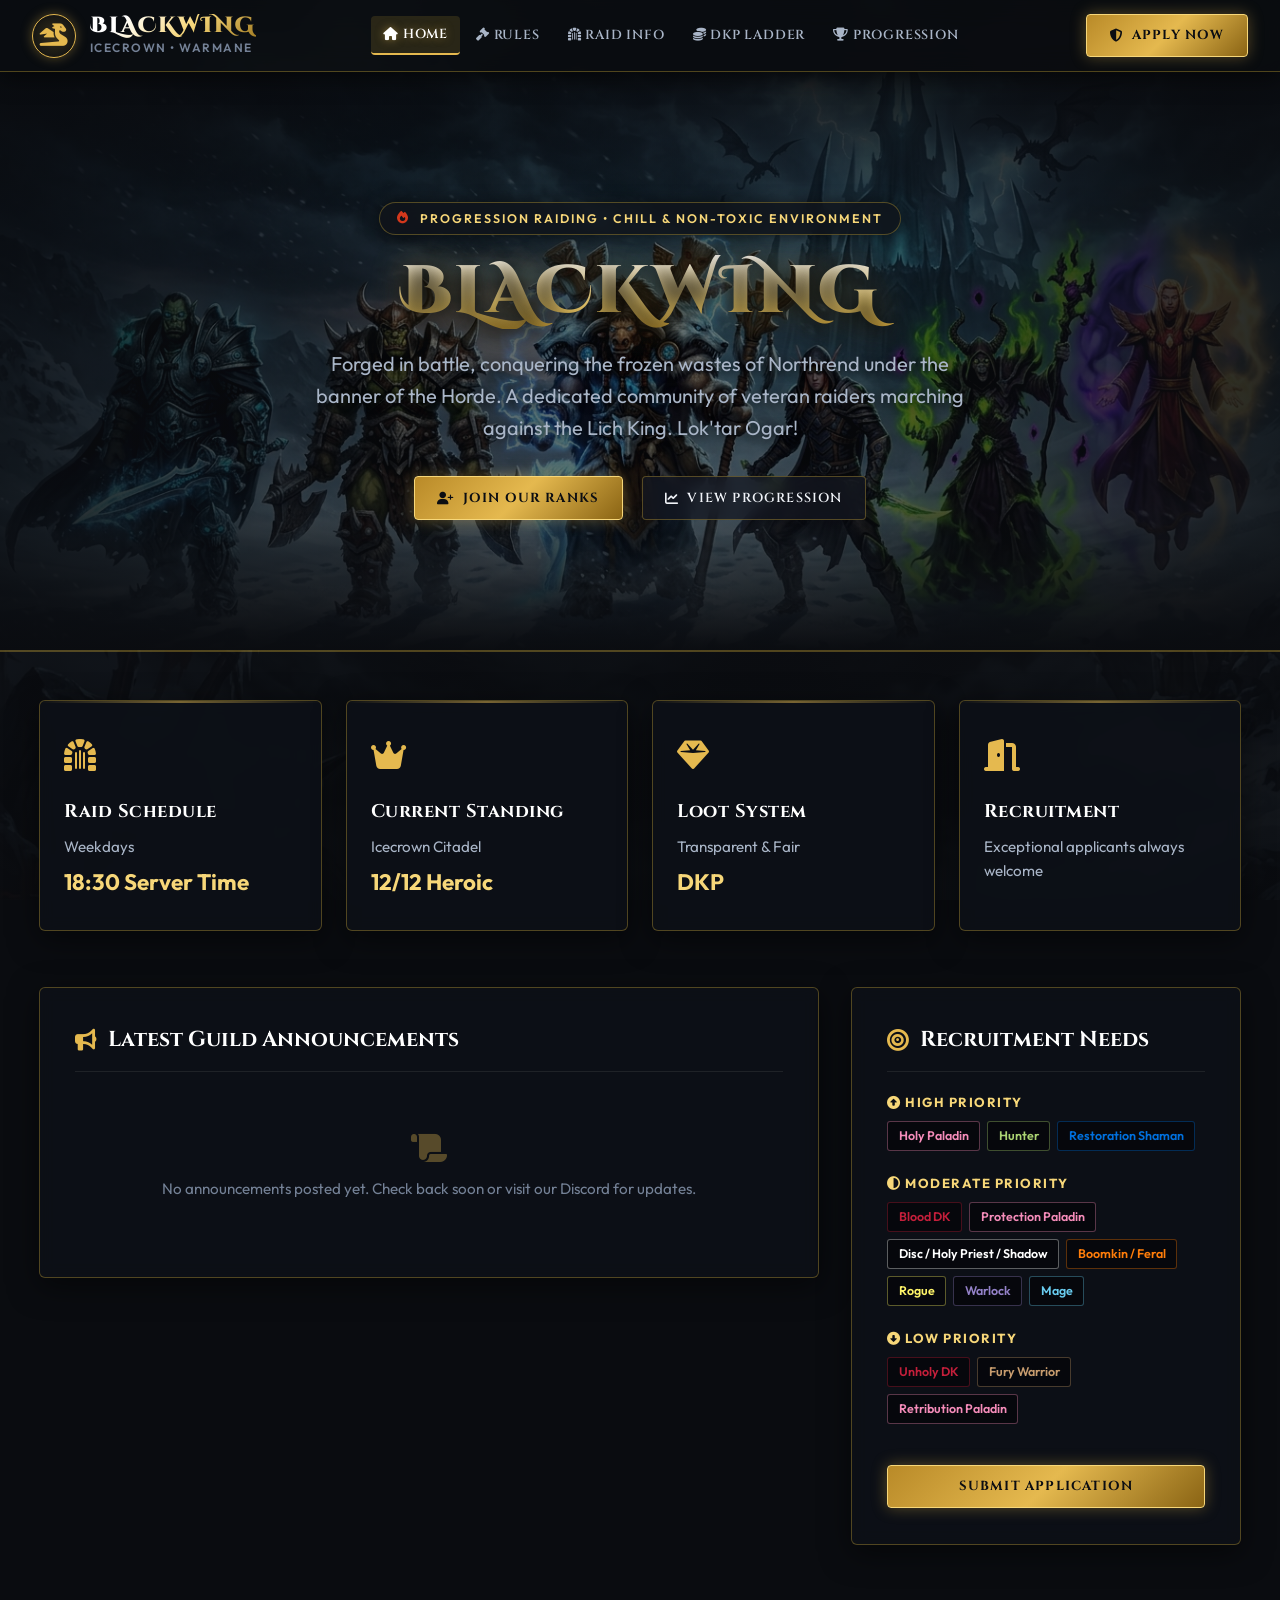
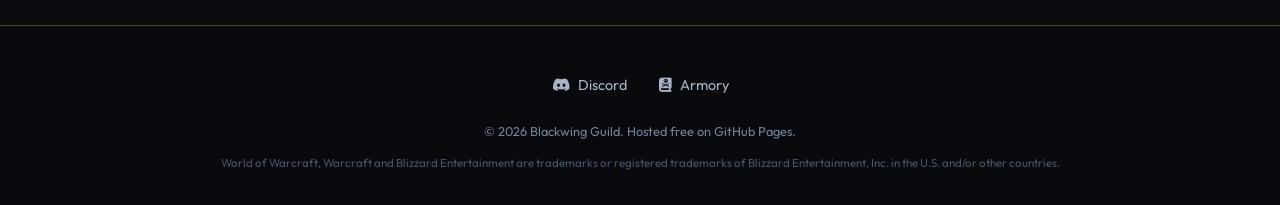
<file: index.html>
<!DOCTYPE html>
<html lang="en">

<head>
  <meta charset="UTF-8">
  <meta name="viewport" content="width=device-width, initial-scale=1.0">
  <title>Blackwing | World of Warcraft Progressive Guild</title>
  <meta name="description"
    content="Official website for Blackwing, a World of Warcraft progressive raiding guild. Raid progression, roster, and recruitment.">

  <!-- Favicon -->
  <link rel="icon" type="image/svg+xml" href="favicon.svg">

  <!-- FontAwesome 6 for Icons -->
  <link rel="stylesheet" href="https://cdnjs.cloudflare.com/ajax/libs/font-awesome/6.5.1/css/all.min.css">

  <!-- Main Stylesheet -->
  <link rel="stylesheet" href="css/style.css">
</head>

<body>

  <!-- Top Sticky Navigation Bar -->
  <header class="site-header" id="mainHeader">
    <div class="nav-container">
      <a href="index.html" class="guild-brand" id="brandLink">
        <div class="guild-crest">
          <i class="fa-solid fa-dragon"></i>
        </div>
        <div class="guild-info-title">
          <span class="guild-name">BLACKWING</span>
          <span class="guild-realm">Icecrown &bull; Warmane</span>
        </div>
      </a>

      <!-- Desktop & Mobile Navigation Links -->
      <nav aria-label="Main Navigation">
        <ul class="nav-menu" id="navMenu">
          <li class="nav-item"><a href="index.html" class="nav-link active" id="navHome"><i
                class="fa-solid fa-house"></i> Home</a></li>
          <li class="nav-item"><a href="rules.html" class="nav-link" id="navRules"><i class="fa-solid fa-gavel"></i>
              Rules</a></li>
          <li class="nav-item"><a href="raids.html" class="nav-link" id="navRaids"><i class="fa-solid fa-dungeon"></i>
              Raid Info</a></li>
          <li class="nav-item"><a href="dkp.html" class="nav-link" id="navDkp"><i class="fa-solid fa-coins"></i> DKP
              Ladder</a></li>
          <li class="nav-item"><a href="progression.html" class="nav-link" id="navProgression"><i
                class="fa-solid fa-trophy"></i> Progression</a></li>
        </ul>
      </nav>

      <!-- Right Action & Mobile Toggle -->
      <div class="nav-actions">
        <a href="recruitment.html" class="btn-primary" id="btnJoinNav">
          <i class="fa-solid fa-shield-halved"></i> Apply Now
        </a>
        <button class="nav-toggle" id="navToggle" aria-label="Toggle navigation menu" aria-expanded="false">
          <i class="fa-solid fa-bars"></i>
        </button>
      </div>
    </div>
  </header>

  <!-- Hero Section: Header Photo with Text Overlay -->
  <section class="hero-section" id="heroSection">
    <div class="hero-background-wrapper">
      <img src="assets/images/hero-banner.jpg" alt="Blackwing Guild Raid Team" class="hero-photo" id="heroPhoto">
      <div class="hero-overlay"></div>
    </div>

    <div class="hero-content">
      <div class="hero-badge" id="heroBadge">
        <i class="fa-solid fa-fire"></i> Progression Raiding &bull; Chill & Non-Toxic Environment
      </div>
      <h1 class="hero-title" id="heroTitle">BLACKWING</h1>
      <p class="hero-subtitle" id="heroSubtitle">
        Forged in battle, conquering the frozen wastes of Northrend under the banner of the Horde. A dedicated community of veteran raiders marching against the Lich King. Lok'tar Ogar!
      </p>
      <div class="hero-cta-group">
        <a href="recruitment.html" class="btn-primary" id="btnHeroApply">
          <i class="fa-solid fa-user-plus"></i> Join Our Ranks
        </a>
        <a href="progression.html" class="btn-secondary" id="btnHeroProgress">
          <i class="fa-solid fa-chart-line"></i> View Progression
        </a>
      </div>
    </div>
  </section>

  <!-- Main Body Content -->
  <main class="main-wrapper" id="mainContent">

    <!-- Quick Stats & Raid Schedule Grid -->
    <div class="stats-grid" id="statsGrid">
      <div class="info-card">
        <div class="info-card-icon"><i class="fa-solid fa-dungeon"></i></div>
        <h3 class="info-card-title">Raid Schedule</h3>
        <p class="info-card-text">Weekdays</p>
        <span class="info-card-value">18:30 Server Time</span>
      </div>

      <div class="info-card">
        <div class="info-card-icon"><i class="fa-solid fa-crown"></i></div>
        <h3 class="info-card-title">Current Standing</h3>
        <p class="info-card-text"> Icecrown Citadel </p>
        <span class="info-card-value">12/12 Heroic</span>
      </div>

      <div class="info-card">
        <div class="info-card-icon"><i class="fa-solid fa-gem"></i></div>
        <h3 class="info-card-title">Loot System</h3>
        <p class="info-card-text">Transparent &amp; Fair</p>
        <span class="info-card-value">DKP</span>
      </div>

      <div class="info-card">
        <div class="info-card-icon"><i class="fa-solid fa-door-open"></i></div>
        <h3 class="info-card-title">Recruitment</h3>
        <p class="info-card-text">Exceptional applicants always welcome</p>
        <span class="info-card-value" style="color: #69f0ae;"></span>
      </div>
    </div>

    <!-- Two-Column Overview: Latest Announcements & Recruitment Priorities -->
    <div class="content-columns">

      <!-- Left Column: Guild Highlights & News -->
      <section class="content-panel" aria-labelledby="newsHeading">
        <h2 class="panel-title" id="newsHeading">
          <i class="fa-solid fa-bullhorn"></i> Latest Guild Announcements
        </h2>

        <div class="empty-announcements" style="padding: 2.5rem 1rem; text-align: center; color: var(--text-muted);">
          <i class="fa-solid fa-scroll" style="font-size: 2rem; color: rgba(229, 185, 79, 0.35); margin-bottom: 0.8rem; display: block;"></i>
          <p style="margin: 0; font-size: 0.95rem;">No announcements posted yet. Check back soon or visit our Discord for updates.</p>
        </div>
      </section>

      <!-- Right Column: Priority Recruitment Needs -->
      <aside class="content-panel" aria-labelledby="recruitmentHeading">
        <h2 class="panel-title" id="recruitmentHeading">
          <i class="fa-solid fa-bullseye"></i> Recruitment Needs
        </h2>

        <div class="recruitment-list">
          <!-- High Priority -->
          <div class="role-category">
            <div class="role-header">
              <span><i class="fa-solid fa-circle-up"></i> High Priority</span>
            </div>
            <div class="classes-tags">
              <span class="class-tag class-paladin">Holy Paladin</span>
              <span class="class-tag class-hunter">Hunter</span>
              <span class="class-tag class-shaman">Restoration Shaman</span>
            </div>
          </div>

          <!-- Moderate Priority -->
          <div class="role-category">
            <div class="role-header">
              <span><i class="fa-solid fa-circle-half-stroke"></i> Moderate Priority</span>
            </div>
            <div class="classes-tags">
              <span class="class-tag class-deathknight">Blood DK</span>
              <span class="class-tag class-paladin">Protection Paladin</span>
              <span class="class-tag class-priest">Disc / Holy Priest / Shadow</span>
              <span class="class-tag class-druid">Boomkin / Feral</span>
              <span class="class-tag class-rogue">Rogue</span>
              <span class="class-tag class-warlock">Warlock</span>
              <span class="class-tag class-mage">Mage</span>
            </div>
          </div>

          <!-- Low Priority -->
          <div class="role-category">
            <div class="role-header">
              <span><i class="fa-solid fa-circle-down"></i> Low Priority</span>
            </div>
            <div class="classes-tags">
              <span class="class-tag class-deathknight">Unholy DK</span>
              <span class="class-tag class-warrior">Fury Warrior</span>
              <span class="class-tag class-paladin">Retribution Paladin</span>

            </div>
          </div>

          <div style="margin-top: 1.2rem; text-align: center;">
            <a href="recruitment.html" class="btn-primary" style="width: 100%; justify-content: center;">
              Submit Application
            </a>
          </div>
        </div>
      </aside>

    </div>

  </main>

  <!-- Website Footer -->
  <footer class="site-footer">
    <div class="footer-container">
      <div class="footer-links">
        <a href="https://discord.gg" target="_blank" rel="noopener noreferrer" class="footer-link"><i
            class="fa-brands fa-discord"></i> Discord</a>
        <a href="https://armory.warmane.com/guild/Blackwing/Icecrown/summary" target="_blank" rel="noopener noreferrer"
          class="footer-link"><i class="fa-solid fa-book-skull"></i> Armory</a>
      </div>
      <p class="footer-copy">
        &copy; 2026 Blackwing Guild. Hosted free on GitHub Pages.
      </p>
      <p class="footer-disclaimer">
        World of Warcraft, Warcraft and Blizzard Entertainment are trademarks or registered trademarks of Blizzard
        Entertainment, Inc. in the U.S. and/or other countries.
      </p>
    </div>
  </footer>

  <script src="js/main.js"></script>
</body>

</html>
</file>
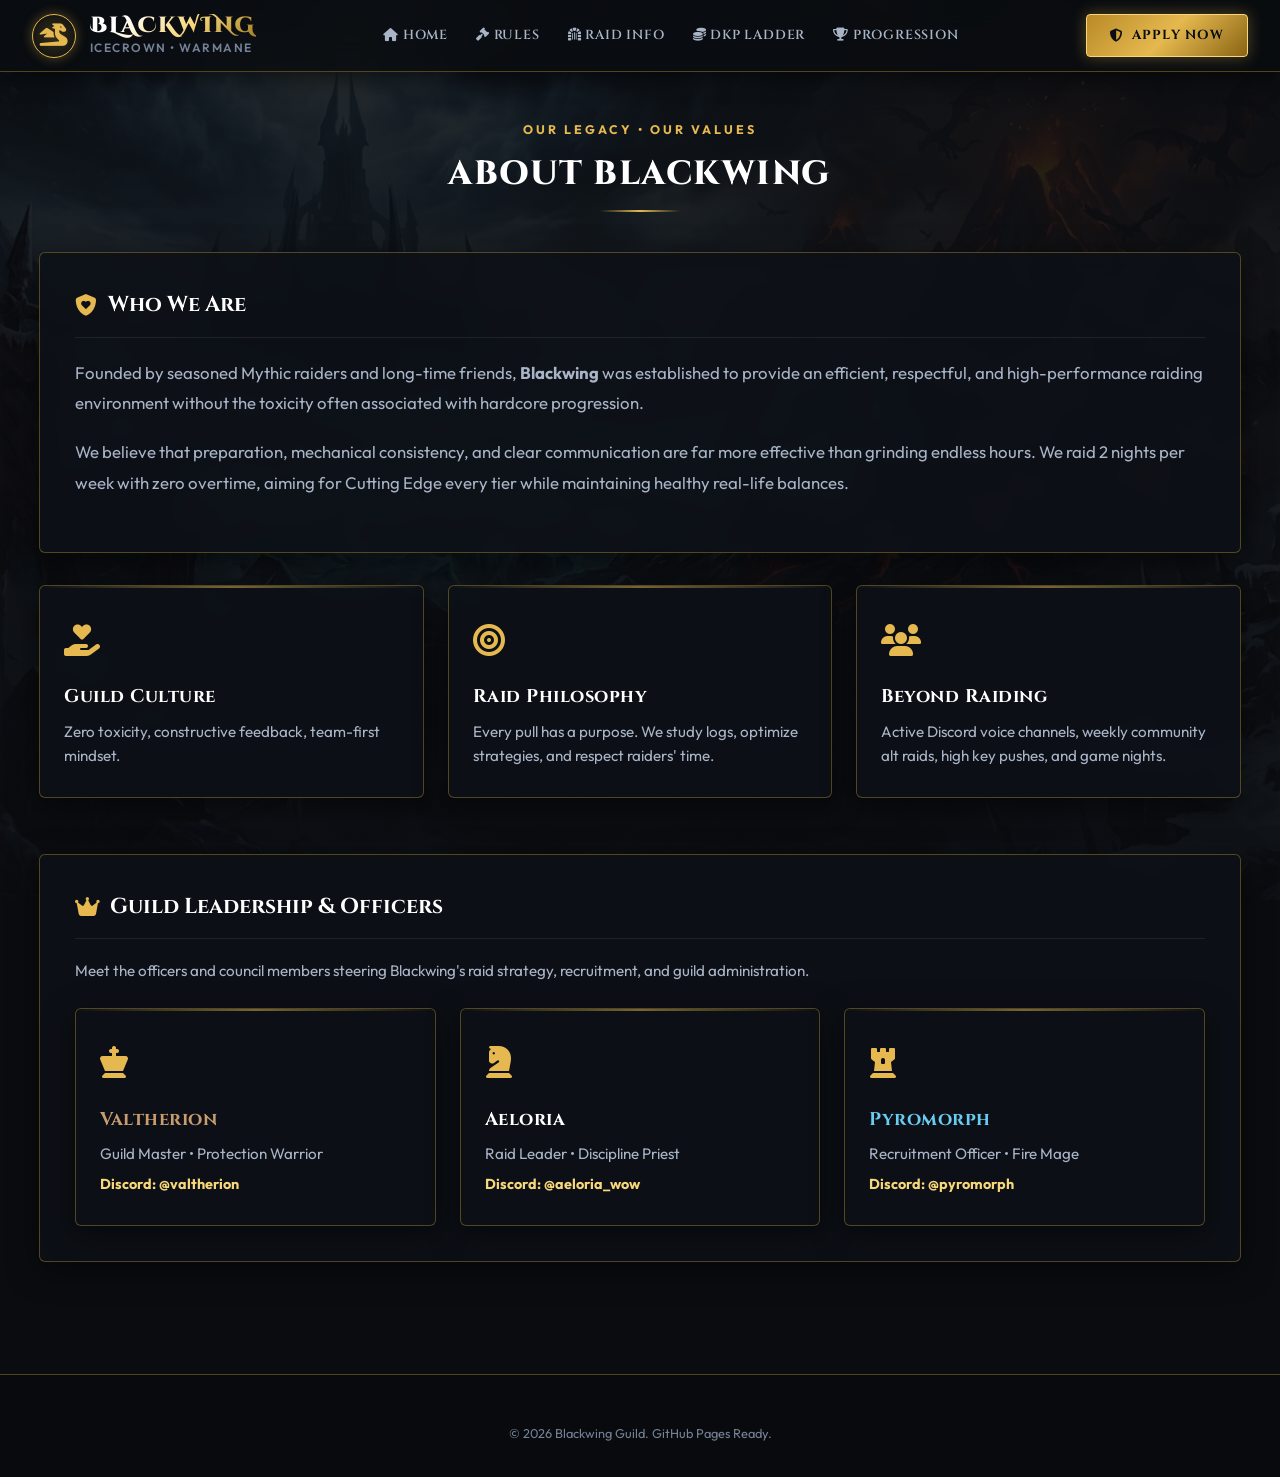
<file: about.html>
<!DOCTYPE html>
<html lang="en">
<head>
  <meta charset="UTF-8">
  <meta name="viewport" content="width=device-width, initial-scale=1.0">
  <title>About Us | Blackwing</title>
  <meta name="description" content="Learn about the history, vision, and core philosophy of Blackwing Guild.">
  <link rel="icon" type="image/svg+xml" href="favicon.svg">
  <link rel="stylesheet" href="https://cdnjs.cloudflare.com/ajax/libs/font-awesome/6.5.1/css/all.min.css">
  <link rel="stylesheet" href="css/style.css">
</head>
<body>

  <!-- Top Sticky Navigation Bar -->
  <header class="site-header" id="mainHeader">
    <div class="nav-container">
      <a href="index.html" class="guild-brand">
        <div class="guild-crest"><i class="fa-solid fa-dragon"></i></div>
        <div class="guild-info-title">
          <span class="guild-name">BLACKWING</span>
          <span class="guild-realm">Icecrown &bull; Warmane</span>
        </div>
      </a>

      <nav aria-label="Main Navigation">
        <ul class="nav-menu" id="navMenu">
          <li class="nav-item"><a href="index.html" class="nav-link"><i class="fa-solid fa-house"></i> Home</a></li>
          <li class="nav-item"><a href="rules.html" class="nav-link"><i class="fa-solid fa-gavel"></i> Rules</a></li>
          <li class="nav-item"><a href="raids.html" class="nav-link"><i class="fa-solid fa-dungeon"></i> Raid Info</a></li>
          <li class="nav-item"><a href="dkp.html" class="nav-link"><i class="fa-solid fa-coins"></i> DKP Ladder</a></li>
          <li class="nav-item"><a href="progression.html" class="nav-link"><i class="fa-solid fa-trophy"></i> Progression</a></li>
        </ul>
      </nav>

      <div class="nav-actions">
        <a href="recruitment.html" class="btn-primary">
          <i class="fa-solid fa-shield-halved"></i> Apply Now
        </a>
        <button class="nav-toggle" id="navToggle" aria-label="Toggle navigation menu">
          <i class="fa-solid fa-bars"></i>
        </button>
      </div>
    </div>
  </header>

  <!-- Page Header Title Area -->
  <main class="main-wrapper">
    <div class="section-header">
      <span class="section-tag">Our Legacy &bull; Our Values</span>
      <h1 class="section-title">About Blackwing</h1>
    </div>

    <div class="content-panel" style="margin-bottom: 2rem;">
      <h2 class="panel-title"><i class="fa-solid fa-shield-heart"></i> Who We Are</h2>
      <p style="color: var(--text-secondary); margin-bottom: 1.2rem; font-size: 1.05rem; line-height: 1.8;">
        Founded by seasoned Mythic raiders and long-time friends, <strong>Blackwing</strong> was established to provide an efficient, respectful, and high-performance raiding environment without the toxicity often associated with hardcore progression.
      </p>
      <p style="color: var(--text-secondary); margin-bottom: 1.2rem; font-size: 1.05rem; line-height: 1.8;">
        We believe that preparation, mechanical consistency, and clear communication are far more effective than grinding endless hours. We raid 2 nights per week with zero overtime, aiming for Cutting Edge every tier while maintaining healthy real-life balances.
      </p>
    </div>

    <div class="stats-grid">
      <div class="info-card">
        <div class="info-card-icon"><i class="fa-solid fa-hand-holding-heart"></i></div>
        <h3 class="info-card-title">Guild Culture</h3>
        <p class="info-card-text">Zero toxicity, constructive feedback, team-first mindset.</p>
      </div>

      <div class="info-card">
        <div class="info-card-icon"><i class="fa-solid fa-bullseye"></i></div>
        <h3 class="info-card-title">Raid Philosophy</h3>
        <p class="info-card-text">Every pull has a purpose. We study logs, optimize strategies, and respect raiders' time.</p>
      </div>

      <div class="info-card">
        <div class="info-card-icon"><i class="fa-solid fa-users"></i></div>
        <h3 class="info-card-title">Beyond Raiding</h3>
        <p class="info-card-text">Active Discord voice channels, weekly community alt raids, high key pushes, and game nights.</p>
      </div>
    </div>

    <!-- Guild Leadership & Officers -->
    <div class="content-panel" style="margin-top: 2rem; margin-bottom: 2rem;">
      <h2 class="panel-title"><i class="fa-solid fa-crown"></i> Guild Leadership &amp; Officers</h2>
      <p style="color: var(--text-secondary); margin-bottom: 1.5rem; font-size: 0.95rem;">
        Meet the officers and council members steering Blackwing's raid strategy, recruitment, and guild administration.
      </p>
      <div class="stats-grid" style="margin-bottom: 0;">
        <div class="info-card">
          <div class="info-card-icon"><i class="fa-solid fa-chess-king"></i></div>
          <h3 class="info-card-title class-warrior">Valtherion</h3>
          <p class="info-card-text">Guild Master &bull; Protection Warrior</p>
          <span class="info-card-value" style="font-size: 0.9rem; color: var(--gold-light);">Discord: @valtherion</span>
        </div>

        <div class="info-card">
          <div class="info-card-icon"><i class="fa-solid fa-chess-knight"></i></div>
          <h3 class="info-card-title class-priest">Aeloria</h3>
          <p class="info-card-text">Raid Leader &bull; Discipline Priest</p>
          <span class="info-card-value" style="font-size: 0.9rem; color: var(--gold-light);">Discord: @aeloria_wow</span>
        </div>

        <div class="info-card">
          <div class="info-card-icon"><i class="fa-solid fa-chess-rook"></i></div>
          <h3 class="info-card-title class-mage">Pyromorph</h3>
          <p class="info-card-text">Recruitment Officer &bull; Fire Mage</p>
          <span class="info-card-value" style="font-size: 0.9rem; color: var(--gold-light);">Discord: @pyromorph</span>
        </div>
      </div>
    </div>
  </main>

  <!-- Footer -->
  <footer class="site-footer">
    <div class="footer-container">
      <p class="footer-copy">&copy; 2026 Blackwing Guild. GitHub Pages Ready.</p>
    </div>
  </footer>

  <script src="js/main.js"></script>
</body>
</html>
</file>
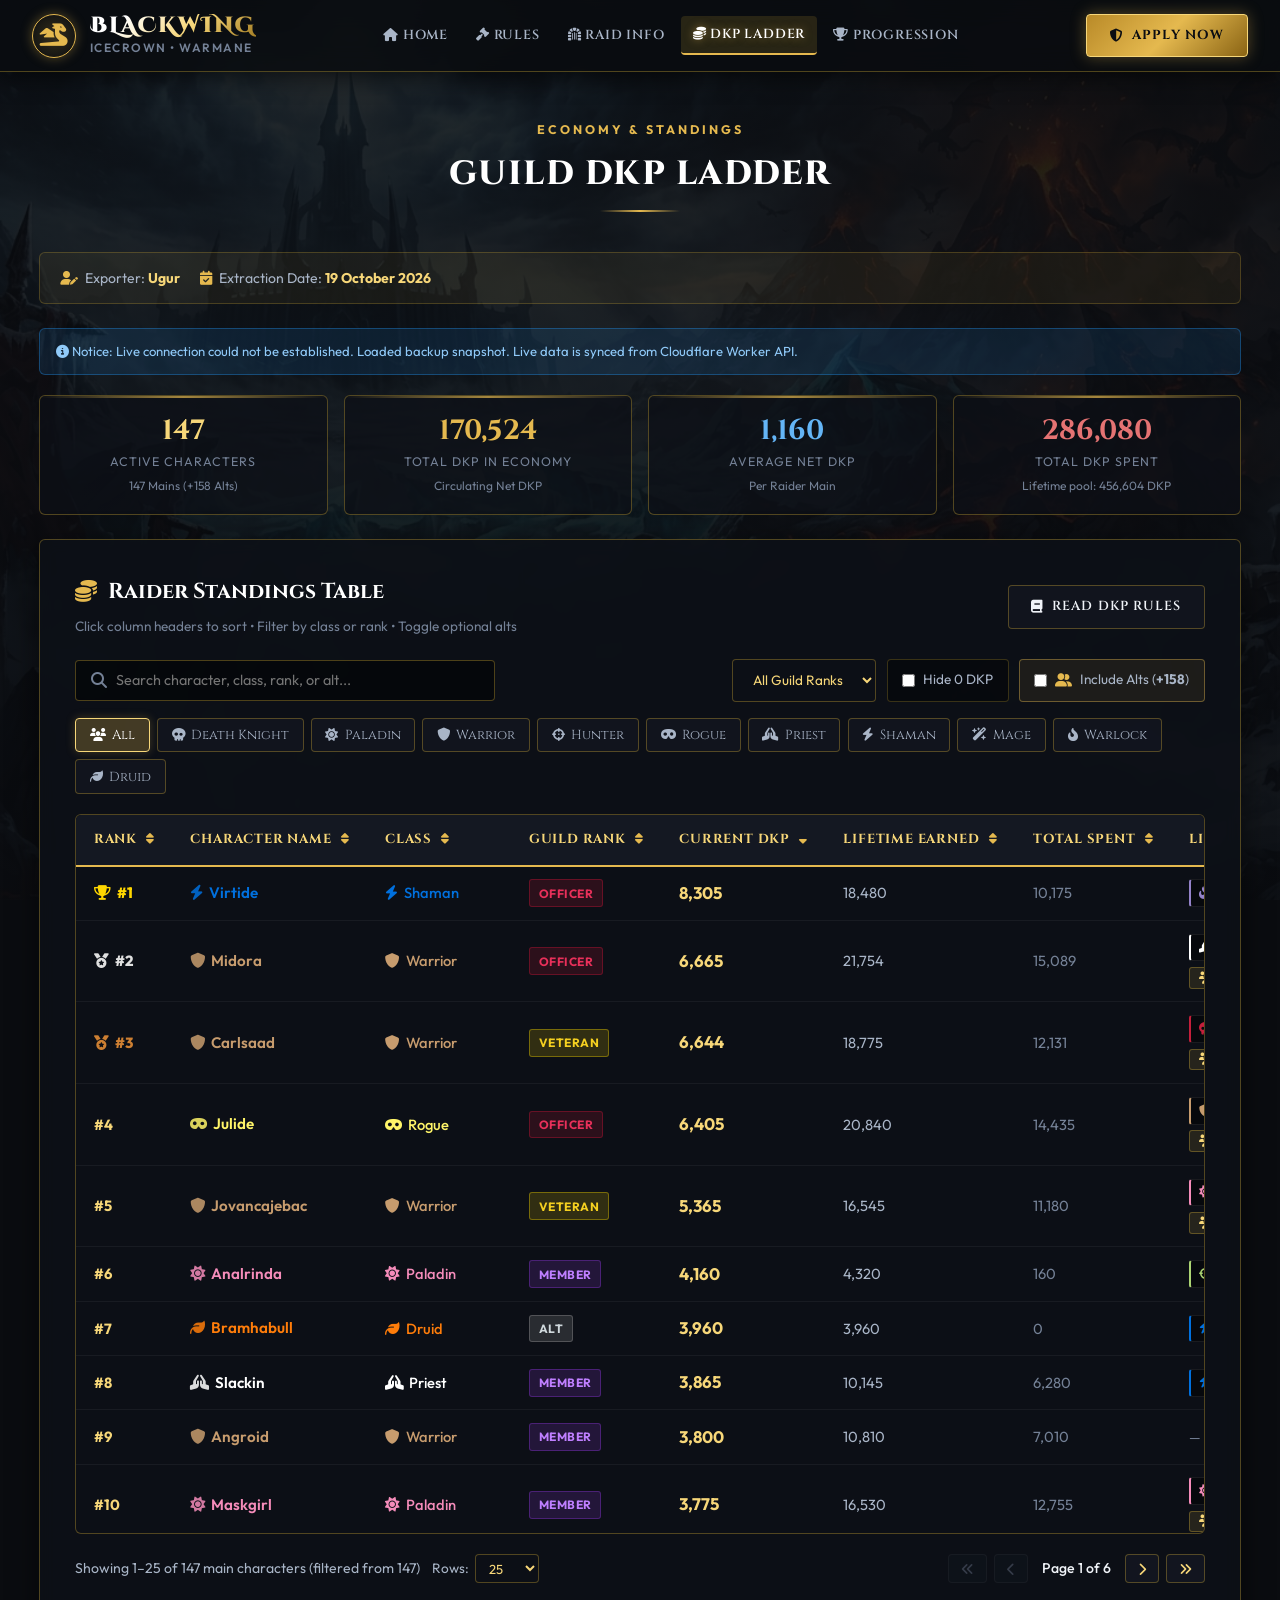
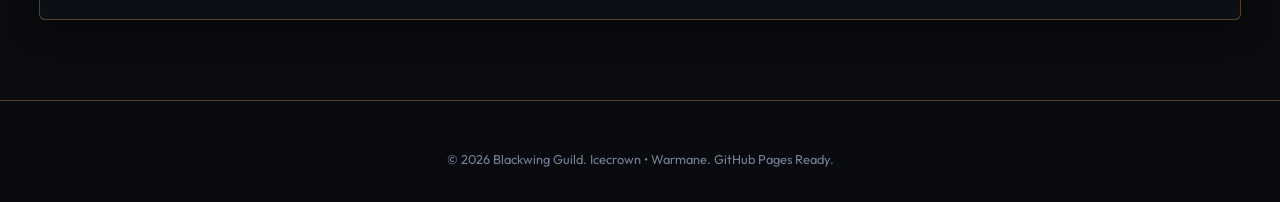
<file: dkp.html>
<!DOCTYPE html>
<html lang="en">

<head>
  <meta charset="UTF-8">
  <meta name="viewport" content="width=device-width, initial-scale=1.0">
  <title>DKP Ladder &amp; Standings | Blackwing</title>
  <meta name="description"
    content="Live DKP ladder, raider attendance, and point economy standings for Blackwing.">
  <link rel="icon" type="image/svg+xml" href="favicon.svg">
  <link rel="stylesheet" href="https://cdnjs.cloudflare.com/ajax/libs/font-awesome/6.5.1/css/all.min.css">
  <link rel="stylesheet" href="css/style.css">
  <style>
    /* Stat Badges Grid (5 Cards) */
    .stat-badge-grid {
      display: grid;
      grid-template-columns: repeat(auto-fit, minmax(200px, 1fr));
      gap: 1rem;
      margin-bottom: 1.5rem;
    }

    .stat-badge-card {
      background: rgba(13, 16, 23, 0.72);
      border: 1px solid var(--border-gold);
      padding: 1.15rem 1.25rem;
      border-radius: 6px;
      text-align: center;
      transition: transform var(--transition-fast), border-color var(--transition-fast), box-shadow var(--transition-fast);
      position: relative;
      overflow: hidden;
    }

    .stat-badge-card:hover {
      transform: translateY(-2px);
      border-color: var(--gold-light);
      box-shadow: 0 6px 20px rgba(0, 0, 0, 0.5), 0 0 15px rgba(229, 185, 79, 0.15);
    }

    .stat-badge-card::before {
      content: '';
      position: absolute;
      top: 0;
      left: 0;
      right: 0;
      height: 2px;
      background: linear-gradient(90deg, transparent, var(--gold-primary), transparent);
      opacity: 0.7;
    }

    .stat-number {
      font-family: var(--font-heading);
      font-size: 1.75rem;
      font-weight: 700;
      color: var(--gold-light);
      margin-bottom: 0.25rem;
      line-height: 1.2;
    }

    .stat-label {
      font-size: 0.78rem;
      text-transform: uppercase;
      letter-spacing: 1px;
      color: var(--text-muted);
    }

    .stat-sublabel {
      font-size: 0.75rem;
      color: var(--text-muted);
      margin-top: 0.25rem;
    }

    /* Meta Info Banner */
    .dkp-meta-banner {
      display: flex;
      align-items: center;
      justify-content: space-between;
      flex-wrap: wrap;
      gap: 0.85rem;
      background: rgba(229, 185, 79, 0.06);
      border: 1px solid rgba(212, 175, 55, 0.25);
      border-radius: 6px;
      padding: 0.85rem 1.25rem;
      margin-bottom: 1.5rem;
      font-size: 0.88rem;
      color: var(--text-secondary);
    }

    .dkp-meta-banner strong {
      color: var(--gold-light);
    }

    .dkp-meta-items {
      display: flex;
      gap: 1.25rem;
      flex-wrap: wrap;
      align-items: center;
    }

    .dkp-meta-item {
      display: inline-flex;
      align-items: center;
      gap: 0.45rem;
    }

    .dkp-meta-item i {
      color: var(--gold-primary);
    }

    /* Controls Bar */
    .dkp-controls-bar {
      display: flex;
      flex-direction: column;
      gap: 1rem;
      margin-bottom: 1.25rem;
    }

    .dkp-controls-row {
      display: flex;
      align-items: center;
      justify-content: space-between;
      flex-wrap: wrap;
      gap: 0.85rem;
    }

    .dkp-search-wrapper {
      position: relative;
      flex: 1;
      min-width: 260px;
      max-width: 420px;
    }

    .dkp-search-icon {
      position: absolute;
      left: 1rem;
      top: 50%;
      transform: translateY(-50%);
      color: var(--text-muted);
      pointer-events: none;
    }

    .dkp-search-input {
      width: 100%;
      padding: 0.65rem 2.2rem 0.65rem 2.5rem;
      background: rgba(0, 0, 0, 0.5);
      border: 1px solid var(--border-gold);
      border-radius: 4px;
      color: var(--text-primary);
      font-family: var(--font-body);
      font-size: 0.9rem;
      transition: all var(--transition-fast);
    }

    .dkp-search-input:focus {
      outline: none;
      border-color: var(--gold-light);
      box-shadow: 0 0 12px rgba(229, 185, 79, 0.25);
      background: rgba(0, 0, 0, 0.7);
    }

    .clear-search-btn {
      position: absolute;
      right: 0.75rem;
      top: 50%;
      transform: translateY(-50%);
      background: none;
      border: none;
      color: var(--text-muted);
      cursor: pointer;
      font-size: 0.85rem;
      padding: 0.25rem;
      display: none;
    }

    .clear-search-btn:hover {
      color: var(--gold-light);
    }

    .dkp-select {
      background: rgba(13, 16, 23, 0.85);
      border: 1px solid var(--border-gold);
      border-radius: 4px;
      color: var(--gold-light);
      font-family: var(--font-body);
      font-size: 0.85rem;
      padding: 0.65rem 1rem;
      cursor: pointer;
      outline: none;
      transition: all var(--transition-fast);
    }

    .dkp-select:hover,
    .dkp-select:focus {
      border-color: var(--gold-light);
      box-shadow: 0 0 8px rgba(229, 185, 79, 0.2);
    }

    .dkp-select option {
      background: #0d1017;
      color: var(--text-primary);
    }

    .dkp-checkbox-label {
      display: inline-flex;
      align-items: center;
      gap: 0.5rem;
      font-size: 0.85rem;
      color: var(--text-secondary);
      cursor: pointer;
      user-select: none;
      padding: 0.6rem 0.9rem;
      background: rgba(0, 0, 0, 0.4);
      border: 1px solid rgba(212, 175, 55, 0.25);
      border-radius: 4px;
      transition: all var(--transition-fast);
    }

    .dkp-checkbox-label:hover {
      border-color: var(--gold-primary);
      color: var(--text-primary);
    }

    .dkp-checkbox-label input[type="checkbox"] {
      accent-color: var(--gold-primary);
      cursor: pointer;
    }

    /* Optional Include Alts Toggle highlight */
    .dkp-alts-toggle {
      background: rgba(229, 185, 79, 0.08);
      border-color: rgba(229, 185, 79, 0.4);
    }

    .dkp-alts-toggle:hover {
      background: rgba(229, 185, 79, 0.18);
      border-color: var(--gold-light);
    }

    .dkp-alts-toggle input[type="checkbox"]:checked~span {
      color: var(--gold-light);
      font-weight: 600;
    }

    /* Class Filter Buttons */
    .dkp-filters {
      display: flex;
      gap: 0.45rem;
      flex-wrap: wrap;
    }

    .filter-btn {
      background: rgba(20, 24, 34, 0.7);
      border: 1px solid var(--border-gold);
      color: var(--text-secondary);
      padding: 0.45rem 0.85rem;
      border-radius: 4px;
      font-size: 0.82rem;
      font-family: var(--font-heading);
      cursor: pointer;
      transition: all var(--transition-fast);
      display: inline-flex;
      align-items: center;
      gap: 0.4rem;
    }

    .filter-btn:hover {
      background: rgba(229, 185, 79, 0.15);
      color: #ffffff;
      border-color: var(--gold-light);
    }

    .filter-btn.active {
      background: rgba(229, 185, 79, 0.25);
      color: #ffffff;
      border-color: var(--gold-light);
      box-shadow: 0 0 10px rgba(229, 185, 79, 0.25);
    }

    /* Table Container & Sticky Header */
    .dkp-table-container {
      overflow-x: auto;
      border: 1px solid var(--border-gold);
      border-radius: 6px;
      background: rgba(13, 16, 23, 0.85);
      position: relative;
      max-height: 720px;
      overflow-y: auto;
    }

    .dkp-table {
      width: 100%;
      border-collapse: collapse;
      font-size: 0.92rem;
      min-width: 860px;
    }

    .dkp-table th {
      background: #141822;
      color: var(--gold-light);
      padding: 0.9rem 1.1rem;
      text-align: left;
      font-family: var(--font-heading);
      font-size: 0.82rem;
      letter-spacing: 0.8px;
      text-transform: uppercase;
      border-bottom: 2px solid var(--gold-primary);
      cursor: pointer;
      user-select: none;
      white-space: nowrap;
      position: sticky;
      top: 0;
      z-index: 10;
      box-shadow: 0 2px 4px rgba(0, 0, 0, 0.5);
    }

    .dkp-table th:hover {
      color: #ffffff;
      background: #1c2230;
    }

    .dkp-table td {
      padding: 0.8rem 1.1rem;
      border-bottom: 1px solid rgba(255, 255, 255, 0.05);
      color: var(--text-primary);
      white-space: nowrap;
      vertical-align: middle;
    }

    .dkp-table tbody tr:hover td {
      background: rgba(229, 185, 79, 0.05);
    }

    .sortable-th i {
      margin-left: 0.35rem;
      font-size: 0.78rem;
      color: var(--gold-primary);
    }

    /* Alt character rows */
    .alt-character-row {
      background: rgba(0, 0, 0, 0.22);
    }

    .alt-character-row td {
      border-bottom: 1px dashed rgba(255, 255, 255, 0.07);
    }

    .alt-row-badge {
      display: inline-flex;
      align-items: center;
      gap: 0.3rem;
      font-size: 0.72rem;
      color: var(--text-muted);
      margin-top: 0.15rem;
    }

    .alt-row-badge strong {
      color: var(--gold-light);
    }

    .alt-main-chip {
      display: inline-flex;
      align-items: center;
      gap: 0.35rem;
      padding: 0.18rem 0.55rem;
      background: rgba(229, 185, 79, 0.1);
      border: 1px solid rgba(212, 175, 55, 0.28);
      border-radius: 4px;
      font-size: 0.78rem;
      color: var(--text-secondary);
    }

    .alt-main-chip strong {
      color: var(--gold-light);
    }

    .alt-main-chip small {
      color: var(--text-muted);
    }

    /* Rank medals */
    .top-rank-1 {
      color: #ffd700 !important;
      font-weight: 800 !important;
    }

    .top-rank-2 {
      color: #e0e0e0 !important;
      font-weight: 800 !important;
    }

    .top-rank-3 {
      color: #cd7f32 !important;
      font-weight: 800 !important;
    }

    /* Alts Chips */
    .alt-chips-wrapper {
      display: flex;
      align-items: center;
      gap: 0.35rem;
      flex-wrap: wrap;
    }

    .alt-pill {
      display: inline-flex;
      align-items: center;
      gap: 0.35rem;
      padding: 0.18rem 0.5rem;
      background: rgba(0, 0, 0, 0.45);
      border: 1px solid rgba(255, 255, 255, 0.08);
      border-radius: 3px;
      font-size: 0.78rem;
      font-weight: 500;
      transition: all var(--transition-fast);
      white-space: nowrap;
    }

    .alt-pill small {
      color: var(--text-muted);
      font-size: 0.72rem;
    }

    .alt-count-tag {
      display: inline-flex;
      align-items: center;
      gap: 0.3rem;
      padding: 0.18rem 0.55rem;
      background: rgba(229, 185, 79, 0.12);
      border: 1px solid var(--border-gold);
      border-radius: 3px;
      color: var(--gold-light);
      font-size: 0.76rem;
      font-weight: 600;
      cursor: pointer;
      transition: all var(--transition-fast);
    }

    .alt-count-tag:hover {
      background: rgba(229, 185, 79, 0.28);
      color: #ffffff;
      border-color: var(--gold-primary);
    }

    /* Matched Alt Highlight */
    .matched-alt-notice {
      display: block;
      font-size: 0.74rem;
      color: var(--gold-light);
      margin-top: 0.15rem;
      opacity: 0.9;
    }

    /* Pagination Bar */
    .dkp-pagination-bar {
      display: flex;
      align-items: center;
      justify-content: space-between;
      flex-wrap: wrap;
      gap: 1rem;
      margin-top: 1.25rem;
      font-size: 0.88rem;
      color: var(--text-secondary);
    }

    .dkp-pagination-controls {
      display: flex;
      align-items: center;
      gap: 0.4rem;
    }

    .dkp-page-btn {
      background: rgba(20, 24, 34, 0.8);
      border: 1px solid var(--border-gold);
      color: var(--gold-light);
      padding: 0.35rem 0.75rem;
      border-radius: 4px;
      cursor: pointer;
      font-size: 0.82rem;
      font-family: var(--font-body);
      transition: all var(--transition-fast);
    }

    .dkp-page-btn:hover:not(:disabled) {
      background: rgba(229, 185, 79, 0.25);
      color: #ffffff;
    }

    .dkp-page-btn:disabled {
      opacity: 0.4;
      cursor: not-allowed;
      border-color: rgba(255, 255, 255, 0.1);
      color: var(--text-muted);
    }

    .dkp-page-info {
      font-weight: 500;
      color: var(--text-primary);
      padding: 0 0.5rem;
    }

    /* Loading and Error States */
    .dkp-state-container {
      padding: 3rem 1.5rem;
      text-align: center;
      color: var(--text-secondary);
    }

    .dkp-state-icon {
      font-size: 2.5rem;
      color: var(--gold-primary);
      margin-bottom: 1rem;
    }

    /* Alts Modal */
    .alt-modal-backdrop {
      position: fixed;
      inset: 0;
      background: rgba(5, 7, 10, 0.82);
      backdrop-filter: blur(6px);
      -webkit-backdrop-filter: blur(6px);
      z-index: 2000;
      display: flex;
      align-items: center;
      justify-content: center;
      opacity: 0;
      pointer-events: none;
      transition: opacity 0.2s ease;
      padding: 1rem;
    }

    .alt-modal-backdrop.open {
      opacity: 1;
      pointer-events: auto;
    }

    .alt-modal-card {
      background: #0f131a;
      border: 1px solid var(--border-gold);
      border-radius: 8px;
      max-width: 540px;
      width: 100%;
      padding: 1.5rem;
      box-shadow: 0 15px 40px rgba(0, 0, 0, 0.9), 0 0 25px rgba(229, 185, 79, 0.15);
      position: relative;
    }

    .alt-modal-header {
      display: flex;
      align-items: center;
      justify-content: space-between;
      border-bottom: 1px solid rgba(212, 175, 55, 0.3);
      padding-bottom: 0.85rem;
      margin-bottom: 1.25rem;
    }

    .alt-modal-title {
      font-family: var(--font-heading);
      color: var(--gold-light);
      font-size: 1.2rem;
      display: flex;
      align-items: center;
      gap: 0.5rem;
    }

    .modal-close-btn {
      background: none;
      border: none;
      color: var(--text-muted);
      font-size: 1.3rem;
      cursor: pointer;
      transition: color var(--transition-fast);
      line-height: 1;
    }

    .modal-close-btn:hover {
      color: var(--gold-light);
    }

    .alt-modal-grid {
      display: grid;
      grid-template-columns: repeat(auto-fill, minmax(200px, 1fr));
      gap: 0.65rem;
      max-height: 380px;
      overflow-y: auto;
      padding-right: 0.25rem;
    }

    .alt-modal-item {
      display: flex;
      align-items: center;
      gap: 0.65rem;
      background: rgba(0, 0, 0, 0.45);
      border: 1px solid rgba(255, 255, 255, 0.08);
      border-radius: 5px;
      padding: 0.55rem 0.85rem;
      font-size: 0.88rem;
    }

    /* Fallback Banner */
    .file-warning-banner {
      background: rgba(33, 150, 243, 0.12);
      border: 1px solid rgba(33, 150, 243, 0.35);
      border-radius: 6px;
      padding: 0.75rem 1rem;
      margin-bottom: 1.25rem;
      font-size: 0.82rem;
      color: #90caf9;
      display: none;
    }
  </style>
</head>

<body>

  <!-- Top Sticky Navigation Bar -->
  <header class="site-header" id="mainHeader">
    <div class="nav-container">
      <a href="index.html" class="guild-brand">
        <div class="guild-crest"><i class="fa-solid fa-dragon"></i></div>
        <div class="guild-info-title">
          <span class="guild-name">BLACKWING</span>
          <span class="guild-realm">Icecrown &bull; Warmane</span>
        </div>
      </a>

      <nav aria-label="Main Navigation">
        <ul class="nav-menu" id="navMenu">
          <li class="nav-item"><a href="index.html" class="nav-link"><i class="fa-solid fa-house"></i> Home</a></li>
          <li class="nav-item"><a href="rules.html" class="nav-link"><i class="fa-solid fa-gavel"></i> Rules</a></li>
          <li class="nav-item"><a href="raids.html" class="nav-link"><i class="fa-solid fa-dungeon"></i> Raid Info</a>
          </li>
          <li class="nav-item"><a href="dkp.html" class="nav-link active"><i class="fa-solid fa-coins"></i> DKP
              Ladder</a></li>
          <li class="nav-item"><a href="progression.html" class="nav-link"><i class="fa-solid fa-trophy"></i>
              Progression</a></li>
        </ul>
      </nav>

      <div class="nav-actions">
        <a href="recruitment.html" class="btn-primary">
          <i class="fa-solid fa-shield-halved"></i> Apply Now
        </a>
        <button class="nav-toggle" id="navToggle" aria-label="Toggle navigation menu">
          <i class="fa-solid fa-bars"></i>
        </button>
      </div>
    </div>
  </header>

  <!-- Main Content Area -->
  <main class="main-wrapper">
    <div class="section-header">
      <span class="section-tag">Economy &amp; Standings</span>
      <h1 class="section-title">Guild DKP Ladder</h1>
    </div>

    <!-- Metadata banner: Exporter and Extraction Date -->
    <div class="dkp-meta-banner" id="dkpMetaBanner">
      <div class="dkp-meta-items">
        <div class="dkp-meta-item">
          <i class="fa-solid fa-user-pen"></i>
          <span>Exporter: <strong id="metaExporter">Ugur</strong></span>
        </div>
        <div class="dkp-meta-item">
          <i class="fa-solid fa-calendar-check"></i>
          <span>Extraction Date: <strong id="metaDate">19 October 2026</strong></span>
        </div>
      </div>
    </div>

    <!-- Notice if local connection blocks fetch -->
    <div class="file-warning-banner" id="fileWarningBanner">
      <i class="fa-solid fa-circle-info"></i> Notice: Live connection could not be established. Loaded backup snapshot. Live data is synced from Cloudflare Worker API.
    </div>

    <!-- DKP Overview Stats (4 Cards) -->
    <div class="stat-badge-grid">
      <div class="stat-badge-card">
        <div class="stat-number" id="totalRaidersCount">--</div>
        <div class="stat-label">Active Characters</div>
        <div class="stat-sublabel" id="totalMainsCount">Loading data...</div>
      </div>
      <div class="stat-badge-card">
        <div class="stat-number" style="color: var(--gold-primary);" id="totalDkpPool">--</div>
        <div class="stat-label">Total DKP In Economy</div>
        <div class="stat-sublabel">Circulating Net DKP</div>
      </div>
      <div class="stat-badge-card">
        <div class="stat-number" style="color: #64b5f6;" id="avgDkpCount">--</div>
        <div class="stat-label">Average Net DKP</div>
        <div class="stat-sublabel">Per Raider Main</div>
      </div>
      <div class="stat-badge-card">
        <div class="stat-number" style="color: #e57373;" id="totalSpentDkp">--</div>
        <div class="stat-label">Total DKP Spent</div>
        <div class="stat-sublabel" id="totalLifetimeDkp">Lifetime pool: --</div>
      </div>
    </div>

    <!-- Interactive Ladder Panel -->
    <section class="content-panel">
      <div
        style="display: flex; justify-content: space-between; align-items: center; flex-wrap: wrap; gap: 1rem; margin-bottom: 1.25rem;">
        <div>
          <h2 class="panel-title" style="margin-bottom: 0.25rem; border-bottom: none; padding-bottom: 0;">
            <i class="fa-solid fa-coins"></i> Raider Standings Table
          </h2>
          <span style="color: var(--text-muted); font-size: 0.85rem;">Click column headers to sort &bull; Filter by
            class or rank &bull; Toggle optional alts</span>
        </div>
        <a href="rules.html" class="btn-secondary">
          <i class="fa-solid fa-book"></i> Read DKP Rules
        </a>
      </div>

      <!-- Controls: Search, Rank Select, Zero Toggle, Optional Include Alts, Class Filters -->
      <div class="dkp-controls-bar">
        <div class="dkp-controls-row">
          <!-- Search box -->
          <div class="dkp-search-wrapper">
            <i class="fa-solid fa-magnifying-glass dkp-search-icon"></i>
            <input type="text" id="dkpSearchInput" class="dkp-search-input"
              placeholder="Search character, class, rank, or alt...">
            <button id="clearSearchBtn" class="clear-search-btn" title="Clear search"><i
                class="fa-solid fa-xmark"></i></button>
          </div>

          <!-- Rank dropdown filter and Toggles -->
          <div style="display: flex; align-items: center; gap: 0.65rem; flex-wrap: wrap;">
            <select id="rankFilter" class="dkp-select" aria-label="Filter by Guild Rank">
              <option value="all">All Guild Ranks</option>
              <option value="Guild Master">Guild Master</option>
              <option value="Officer">Officer</option>
              <option value="Veteran">Veteran</option>
              <option value="Member">Member</option>
              <option value="Initiate">Initiate</option>
              <option value="Alt">Alt</option>
              <option value="*External*">*External*</option>
            </select>

            <!-- Zero DKP toggle -->
            <label class="dkp-checkbox-label" title="Hide characters with 0 Net DKP">
              <input type="checkbox" id="hideZeroDkpToggle">
              <span>Hide 0 DKP</span>
            </label>

            <!-- OPTIONAL: Include Alt Characters Toggle -->
            <label class="dkp-checkbox-label dkp-alts-toggle" id="includeAltsLabel"
              title="Include linked alt characters as individual rows in the standings table">
              <input type="checkbox" id="includeAltsToggle">
              <i class="fa-solid fa-user-group" style="color: var(--gold-primary);"></i>
              <span>Include Alts (<strong id="altsBadgeCount">+158</strong>)</span>
            </label>
          </div>
        </div>

        <!-- Class filter buttons -->
        <div class="dkp-filters" id="classFiltersContainer">
          <button class="filter-btn active" data-class="all"><i class="fa-solid fa-users"></i> All</button>
          <button class="filter-btn" data-class="Death Knight" style="--c: var(--class-deathknight);"><i
              class="fa-solid fa-skull"></i> Death Knight</button>
          <button class="filter-btn" data-class="Paladin" style="--c: var(--class-paladin);"><i
              class="fa-solid fa-sun"></i> Paladin</button>
          <button class="filter-btn" data-class="Warrior" style="--c: var(--class-warrior);"><i
              class="fa-solid fa-shield"></i> Warrior</button>
          <button class="filter-btn" data-class="Hunter" style="--c: var(--class-hunter);"><i
              class="fa-solid fa-crosshairs"></i> Hunter</button>
          <button class="filter-btn" data-class="Rogue" style="--c: var(--class-rogue);"><i
              class="fa-solid fa-mask"></i> Rogue</button>
          <button class="filter-btn" data-class="Priest" style="--c: var(--class-priest);"><i
              class="fa-solid fa-hands-praying"></i> Priest</button>
          <button class="filter-btn" data-class="Shaman" style="--c: var(--class-shaman);"><i
              class="fa-solid fa-bolt"></i> Shaman</button>
          <button class="filter-btn" data-class="Mage" style="--c: var(--class-mage);"><i
              class="fa-solid fa-wand-magic-sparkles"></i> Mage</button>
          <button class="filter-btn" data-class="Warlock" style="--c: var(--class-warlock);"><i
              class="fa-solid fa-fire-flame-curved"></i> Warlock</button>
          <button class="filter-btn" data-class="Druid" style="--c: var(--class-druid);"><i
              class="fa-solid fa-leaf"></i> Druid</button>
        </div>
      </div>

      <!-- Loading State -->
      <div id="dkpLoading" class="dkp-state-container">
        <i class="fa-solid fa-circle-notch fa-spin dkp-state-icon"></i>
        <h3 style="font-family: var(--font-heading); color: var(--gold-light); margin-bottom: 0.5rem;">Loading DKP
          Standings</h3>
        <p style="color: var(--text-muted); font-size: 0.9rem;">Loading raider records...</p>
      </div>

      <!-- Error State -->
      <div id="dkpError" class="dkp-state-container" style="display: none;">
        <i class="fa-solid fa-triangle-exclamation dkp-state-icon" style="color: #ef5350;"></i>
        <h3 style="font-family: var(--font-heading); color: #ef5350; margin-bottom: 0.5rem;">Failed to Load DKP Data
        </h3>
        <p id="dkpErrorMessage"
          style="color: var(--text-muted); font-size: 0.9rem; max-width: 500px; margin: 0 auto 1rem auto;"></p>
        <button id="retryLoadBtn" class="btn-primary"><i class="fa-solid fa-rotate-right"></i> Retry Loading</button>
      </div>

      <!-- Interactive Table -->
      <div class="dkp-table-container" id="dkpTableContainer" style="display: none;">
        <table class="dkp-table" id="dkpTable">
          <thead>
            <tr>
              <th class="sortable-th" data-col="rank" style="width: 70px;">Rank <i class="fa-solid fa-sort"></i></th>
              <th class="sortable-th" data-col="name">Character Name <i class="fa-solid fa-sort"></i></th>
              <th class="sortable-th" data-col="class">Class <i class="fa-solid fa-sort"></i></th>
              <th class="sortable-th" data-col="rankRole">Guild Rank <i class="fa-solid fa-sort"></i></th>
              <th class="sortable-th" data-col="net">Current DKP <i class="fa-solid fa-sort-down"></i></th>
              <th class="sortable-th" data-col="total">Lifetime Earned <i class="fa-solid fa-sort"></i></th>
              <th class="sortable-th" data-col="spent">Total Spent <i class="fa-solid fa-sort"></i></th>
              <th class="sortable-th" data-col="altsCount" id="thAltsColumn">Linked Alts <i
                  class="fa-solid fa-sort"></i></th>
            </tr>
          </thead>
          <tbody id="dkpTableBody">
            <!-- Populated via JavaScript -->
          </tbody>
        </table>
      </div>

      <!-- Pagination and Info Bar -->
      <div class="dkp-pagination-bar" id="dkpPaginationBar" style="display: none;">
        <div style="display: flex; align-items: center; gap: 0.75rem; flex-wrap: wrap;">
          <span id="showingCountText">Showing 0 raiders</span>
          <div style="display: inline-flex; align-items: center; gap: 0.35rem; font-size: 0.85rem;">
            <span>Rows:</span>
            <select id="pageSizeSelect" class="dkp-select" style="padding: 0.3rem 0.6rem; font-size: 0.82rem;">
              <option value="25" selected>25</option>
              <option value="50">50</option>
              <option value="100">100</option>
              <option value="all">All</option>
            </select>
          </div>
        </div>

        <div class="dkp-pagination-controls">
          <button class="dkp-page-btn" id="firstPageBtn" title="First Page"><i
              class="fa-solid fa-angles-left"></i></button>
          <button class="dkp-page-btn" id="prevPageBtn" title="Previous Page"><i
              class="fa-solid fa-chevron-left"></i></button>
          <span class="dkp-page-info" id="pageInfoText">Page 1 of 1</span>
          <button class="dkp-page-btn" id="nextPageBtn" title="Next Page"><i
              class="fa-solid fa-chevron-right"></i></button>
          <button class="dkp-page-btn" id="lastPageBtn" title="Last Page"><i
              class="fa-solid fa-angles-right"></i></button>
        </div>
      </div>
    </section>
  </main>

  <!-- Alt Characters Details Modal (Clicking +N more alts on a main) -->
  <div class="alt-modal-backdrop" id="altModalBackdrop" role="dialog" aria-modal="true" aria-labelledby="altModalTitle">
    <div class="alt-modal-card">
      <div class="alt-modal-header">
        <h3 class="alt-modal-title" id="altModalTitle">
          <i class="fa-solid fa-users" style="color: var(--gold-primary);"></i>
          <span id="modalCharName">Character</span>'s Linked Alts
        </h3>
        <button class="modal-close-btn" id="closeAltModalBtn" aria-label="Close modal">&times;</button>
      </div>
      <div style="margin-bottom: 1rem; font-size: 0.88rem; color: var(--text-secondary);" id="modalCharMeta">
        <!-- Main details -->
      </div>
      <div class="alt-modal-grid" id="modalAltsGrid">
        <!-- Populated via JS -->
      </div>
    </div>
  </div>

  <!-- Footer -->
  <footer class="site-footer">
    <div class="footer-container">
      <p class="footer-copy">&copy; 2026 Blackwing Guild. Icecrown &bull; Warmane. GitHub Pages Ready.</p>
    </div>
  </footer>

  <script src="js/main.js"></script>
  <script>
    // WoW Class Colors
    const CLASS_COLORS = {
      'Death Knight': '#C41F3B',
      'Druid': '#FF7D0A',
      'Hunter': '#ABD473',
      'Mage': '#69CCF0',
      'Paladin': '#F58CBA',
      'Priest': '#FFFFFF',
      'Rogue': '#FFF569',
      'Shaman': '#0070DE',
      'Warlock': '#9482C9',
      'Warrior': '#C79C6E'
    };

    function getClassColor(className) {
      return CLASS_COLORS[className] || 'var(--text-primary)';
    }

    function getClassIcon(className) {
      switch (className) {
        case 'Death Knight': return 'fa-solid fa-skull';
        case 'Druid': return 'fa-solid fa-leaf';
        case 'Hunter': return 'fa-solid fa-crosshairs';
        case 'Mage': return 'fa-solid fa-wand-magic-sparkles';
        case 'Paladin': return 'fa-solid fa-sun';
        case 'Priest': return 'fa-solid fa-hands-praying';
        case 'Rogue': return 'fa-solid fa-mask';
        case 'Shaman': return 'fa-solid fa-bolt';
        case 'Warlock': return 'fa-solid fa-fire-flame-curved';
        case 'Warrior': return 'fa-solid fa-shield';
        default: return 'fa-solid fa-user';
      }
    }

    function getRankBadgeClass(rank) {
      if (!rank) return 'badge-member';
      const clean = rank.toLowerCase().replace(/[^a-z]/g, '');
      if (clean.includes('guildmaster') || clean === 'gm') return 'badge-gm';
      if (clean.includes('officer')) return 'badge-officer';
      if (clean.includes('veteran')) return 'badge-veteran';
      if (clean.includes('member')) return 'badge-member';
      if (clean.includes('initiate') || clean.includes('trial')) return 'badge-initiate';
      if (clean.includes('alt')) return 'badge-alt';
      if (clean.includes('external')) return 'badge-external';
      return 'badge-member';
    }

    // State Variables
    let rawCharacters = [];
    let currentMetadata = {
      guild: 'Blackwing',
      exporter: 'Ugur',
      date: '19 October 2026'
    };

    let currentSortCol = 'net';
    let currentSortAsc = false;
    let selectedClass = 'all';
    let selectedRank = 'all';
    let hideZeroDkp = false;
    let includeAlts = false; // OPTIONAL: whether to include alt characters in table rows
    let searchTerm = '';

    let currentPage = 1;
    let pageSize = 25; // 25, 50, 100, or 'all'

    // Format number with commas
    function formatNumber(num) {
      if (num === null || num === undefined) return '0';
      return Number(num).toLocaleString('en-US');
    }

    // Load live data from Cloudflare worker
    async function loadDkpData() {
      const loadingEl = document.getElementById('dkpLoading');
      const tableContainerEl = document.getElementById('dkpTableContainer');
      const paginationBarEl = document.getElementById('dkpPaginationBar');
      const errorEl = document.getElementById('dkpError');
      const errorMsgEl = document.getElementById('dkpErrorMessage');
      const fileWarningEl = document.getElementById('fileWarningBanner');

      loadingEl.style.display = 'block';
      tableContainerEl.style.display = 'none';
      paginationBarEl.style.display = 'none';
      errorEl.style.display = 'none';

      try {
        const response = await fetch('https://blackwing-dkp.blackwingwarmane.workers.dev/dkp');
        if (!response.ok) {
          throw new Error(`HTTP error ${response.status}: ${response.statusText}`);
        }
        const jsonData = await response.json();
        processLoadedData(jsonData);
      } catch (err) {
        console.warn('Fetch from live DKP endpoint failed:', err);

        // Fallback to embedded snapshot for offline file:// testing
        if (typeof EMBEDDED_FALLBACK_DKP !== 'undefined' && EMBEDDED_FALLBACK_DKP.characters) {
          console.info('Using embedded fallback data snapshot.');
          if (fileWarningEl) fileWarningEl.style.display = 'block';
          processLoadedData(EMBEDDED_FALLBACK_DKP);
        } else {
          loadingEl.style.display = 'none';
          errorEl.style.display = 'block';
          errorMsgEl.textContent = `Could not load live DKP data: ${err.message}.`;
        }
      }
    }

    function processLoadedData(data) {
      const loadingEl = document.getElementById('dkpLoading');
      const tableContainerEl = document.getElementById('dkpTableContainer');
      const paginationBarEl = document.getElementById('dkpPaginationBar');

      if (data.metadata) {
        currentMetadata = data.metadata;
      }

      rawCharacters = Array.isArray(data.characters) ? data.characters : [];

      // Update metadata UI (Exporter and Extraction Data)
      updateMetadataDisplay();

      // Compute and update overview stats
      updateEconomyStats();

      // Render Table
      currentPage = 1;
      renderTable();

      loadingEl.style.display = 'none';
      tableContainerEl.style.display = 'block';
      paginationBarEl.style.display = 'flex';
    }

    // Updates Exporter and Extraction Data in the UI
    function updateMetadataDisplay() {
      const exporter = currentMetadata.exporter || 'Ugur';
      const extractDate = currentMetadata.date || '19 October 2026';

      // Banner
      const exporterEl = document.getElementById('metaExporter');
      const dateEl = document.getElementById('metaDate');
      if (exporterEl) exporterEl.textContent = exporter;
      if (dateEl) dateEl.textContent = extractDate;
    }

    function updateEconomyStats() {
      const totalMains = rawCharacters.length;
      let totalNet = 0;
      let totalSpent = 0;
      let totalLifetime = 0;
      let totalAlts = 0;
      let charsWithAlts = 0;

      rawCharacters.forEach(c => {
        totalNet += Number(c.net || 0);
        totalSpent += Number(c.spent || 0);
        totalLifetime += Number(c.total || 0);
        if (Array.isArray(c.alt) && c.alt.length > 0) {
          charsWithAlts++;
          totalAlts += c.alt.length;
        }
      });

      const avgNet = totalMains > 0 ? (totalNet / totalMains).toFixed(1) : 0;

      const countEl = document.getElementById('totalRaidersCount');
      const mainsSubEl = document.getElementById('totalMainsCount');
      const poolEl = document.getElementById('totalDkpPool');
      const avgEl = document.getElementById('avgDkpCount');
      const spentEl = document.getElementById('totalSpentDkp');
      const lifetimeSubEl = document.getElementById('totalLifetimeDkp');
      const altsBadgeEl = document.getElementById('altsBadgeCount');

      if (countEl) countEl.textContent = formatNumber(totalMains);
      if (mainsSubEl) mainsSubEl.textContent = `${totalMains} Mains (+${totalAlts} Alts)`;
      if (poolEl) poolEl.textContent = formatNumber(totalNet);
      if (avgEl) avgEl.textContent = formatNumber(avgNet);
      if (spentEl) spentEl.textContent = formatNumber(totalSpent);
      if (lifetimeSubEl) lifetimeSubEl.textContent = `Lifetime pool: ${formatNumber(totalLifetime)} DKP`;
      if (altsBadgeEl) altsBadgeEl.textContent = `+${totalAlts}`;
    }

    // Builds the working character dataset based on whether includeAlts is enabled
    function getWorkingDataset() {
      if (!includeAlts) {
        return rawCharacters.map(c => ({
          ...c,
          isAltRow: false
        }));
      }

      // Combined mains + all alts as individual rows
      const combined = [];
      rawCharacters.forEach(main => {
        combined.push({
          ...main,
          isAltRow: false
        });

        if (Array.isArray(main.alt)) {
          main.alt.forEach(alt => {
            combined.push({
              name: alt.name,
              class: alt.class,
              rank: 'Alt',
              net: main.net,
              total: main.total,
              spent: main.spent,
              alt: [],
              isAltRow: true,
              mainName: main.name,
              mainClass: main.class,
              mainRank: main.rank
            });
          });
        }
      });

      return combined;
    }

    function filterAndSortData() {
      const dataset = getWorkingDataset();

      // 1. Filter
      let filtered = dataset.filter(r => {
        // Class filter
        const matchesClass = selectedClass === 'all' || (r.class && r.class.toLowerCase() === selectedClass.toLowerCase());

        // Rank filter
        const matchesRank = selectedRank === 'all' || (r.rank && r.rank.toLowerCase() === selectedRank.toLowerCase());

        // Hide 0 Net DKP toggle
        const matchesZero = !hideZeroDkp || Number(r.net || 0) > 0;

        // Search match (name, class, rank, alt name, or main name)
        let matchesSearch = true;
        let matchedAltName = null;

        if (searchTerm) {
          const s = searchTerm.toLowerCase();
          const inName = r.name && r.name.toLowerCase().includes(s);
          const inClass = r.class && r.class.toLowerCase().includes(s);
          const inRank = r.rank && r.rank.toLowerCase().includes(s);
          const inMain = r.isAltRow && r.mainName && r.mainName.toLowerCase().includes(s);

          let inAlt = false;
          if (!r.isAltRow && Array.isArray(r.alt) && r.alt.length > 0) {
            for (let a of r.alt) {
              if (a.name && a.name.toLowerCase().includes(s)) {
                inAlt = true;
                matchedAltName = a.name;
                break;
              }
            }
          }

          matchesSearch = inName || inClass || inRank || inAlt || inMain;
          r._matchedAltName = inAlt ? matchedAltName : null;
        } else {
          r._matchedAltName = null;
        }

        return matchesClass && matchesRank && matchesZero && matchesSearch;
      });

      // 2. Sort
      filtered.sort((a, b) => {
        let valA, valB;

        switch (currentSortCol) {
          case 'name':
            valA = (a.name || '').toLowerCase();
            valB = (b.name || '').toLowerCase();
            return currentSortAsc ? valA.localeCompare(valB) : valB.localeCompare(valA);
          case 'class':
            valA = (a.class || '').toLowerCase();
            valB = (b.class || '').toLowerCase();
            return currentSortAsc ? valA.localeCompare(valB) : valB.localeCompare(valA);
          case 'rankRole':
            valA = (a.rank || '').toLowerCase();
            valB = (b.rank || '').toLowerCase();
            return currentSortAsc ? valA.localeCompare(valB) : valB.localeCompare(valA);
          case 'total':
            valA = Number(a.total || 0);
            valB = Number(b.total || 0);
            return currentSortAsc ? valA - valB : valB - valA;
          case 'spent':
            valA = Number(a.spent || 0);
            valB = Number(b.spent || 0);
            return currentSortAsc ? valA - valB : valB - valA;
          case 'altsCount':
            valA = Array.isArray(a.alt) ? a.alt.length : (a.isAltRow ? 0 : 0);
            valB = Array.isArray(b.alt) ? b.alt.length : (b.isAltRow ? 0 : 0);
            return currentSortAsc ? valA - valB : valB - valA;
          case 'rank':
          case 'net':
          default:
            valA = Number(a.net || 0);
            valB = Number(b.net || 0);
            return currentSortAsc ? valA - valB : valB - valA;
        }
      });

      return filtered;
    }

    function renderTable() {
      const tbody = document.getElementById('dkpTableBody');
      const countText = document.getElementById('showingCountText');
      const pageInfo = document.getElementById('pageInfoText');
      const prevBtn = document.getElementById('prevPageBtn');
      const nextBtn = document.getElementById('nextPageBtn');
      const firstBtn = document.getElementById('firstPageBtn');
      const lastBtn = document.getElementById('lastPageBtn');
      const thAlts = document.getElementById('thAltsColumn');

      // Update 8th column header depending on includeAlts
      if (thAlts) {
        thAlts.innerHTML = (includeAlts ? 'Alts / Main Account' : 'Linked Alts') + ' <i class="fa-solid fa-sort"></i>';
      }

      const filtered = filterAndSortData();
      const totalFiltered = filtered.length;
      const totalInWorkingSet = includeAlts ? (rawCharacters.length + rawCharacters.reduce((acc, c) => acc + (c.alt ? c.alt.length : 0), 0)) : rawCharacters.length;

      // Calculate Pagination
      const effectivePageSize = pageSize === 'all' ? (totalFiltered || 1) : Number(pageSize);
      const totalPages = Math.max(1, Math.ceil(totalFiltered / effectivePageSize));

      if (currentPage > totalPages) currentPage = totalPages;
      if (currentPage < 1) currentPage = 1;

      const startIndex = (currentPage - 1) * effectivePageSize;
      const endIndex = Math.min(startIndex + effectivePageSize, totalFiltered);
      const pageItems = filtered.slice(startIndex, endIndex);

      // Render Rows
      if (totalFiltered === 0) {
        tbody.innerHTML = `
          <tr>
            <td colspan="8" style="text-align: center; padding: 3rem 1.5rem; color: var(--text-muted);">
              <i class="fa-solid fa-circle-question" style="font-size: 2rem; color: var(--gold-primary); display: block; margin-bottom: 0.75rem;"></i>
              No character standings match your search or filter criteria.
            </td>
          </tr>
        `;
      } else {
        tbody.innerHTML = pageItems.map((r, idx) => {
          const rankNum = startIndex + idx + 1;
          const classColor = getClassColor(r.class);
          const classIcon = getClassIcon(r.class);
          const badgeClass = getRankBadgeClass(r.rank);

          let rankBadge = `#${rankNum}`;
          let rankClass = '';
          if (rankNum === 1) {
            rankBadge = `<i class="fa-solid fa-trophy" style="color: #ffd700; margin-right: 3px;"></i> #1`;
            rankClass = 'top-rank-1';
          } else if (rankNum === 2) {
            rankBadge = `<i class="fa-solid fa-medal" style="color: #e0e0e0; margin-right: 3px;"></i> #2`;
            rankClass = 'top-rank-2';
          } else if (rankNum === 3) {
            rankBadge = `<i class="fa-solid fa-medal" style="color: #cd7f32; margin-right: 3px;"></i> #3`;
            rankClass = 'top-rank-3';
          }

          // Row classes
          const rowClass = r.isAltRow ? 'alt-character-row' : '';

          // Matched Alt notice
          let matchedNotice = '';
          if (r._matchedAltName) {
            matchedNotice = `<span class="matched-alt-notice"><i class="fa-solid fa-link"></i> Matched Alt: <strong>${r._matchedAltName}</strong></span>`;
          }

          // Alt row indicator under name
          let altRowSub = '';
          if (r.isAltRow) {
            altRowSub = `<span class="alt-row-badge"><i class="fa-solid fa-code-branch"></i> Alt of <strong>${r.mainName}</strong></span>`;
          }

          // 8th column representation (Linked Alts vs Main Account)
          let col8Html = '<span style="color: var(--text-muted); font-size: 0.85rem;">—</span>';

          if (r.isAltRow) {
            col8Html = `
              <span class="alt-main-chip">
                <i class="fa-solid fa-crown" style="color: var(--gold-primary);"></i>
                Main: <strong style="color: ${getClassColor(r.mainClass)};">${r.mainName}</strong>
                <small>(${r.mainClass})</small>
              </span>
            `;
          } else if (Array.isArray(r.alt) && r.alt.length > 0) {
            if (r.alt.length === 1) {
              const singleAlt = r.alt[0];
              const singleAltColor = getClassColor(singleAlt.class);
              col8Html = `
                <div class="alt-chips-wrapper">
                  <span class="alt-pill" style="border-left: 2px solid ${singleAltColor}; color: ${singleAltColor};" title="${singleAlt.name} (${singleAlt.class})">
                    <i class="${getClassIcon(singleAlt.class)}"></i> ${singleAlt.name}
                    <small>(${singleAlt.class})</small>
                  </span>
                </div>
              `;
            } else {
              const firstAlt = r.alt[0];
              const firstAltColor = getClassColor(firstAlt.class);
              const remainingCount = r.alt.length - 1;
              col8Html = `
                <div class="alt-chips-wrapper">
                  <span class="alt-pill" style="border-left: 2px solid ${firstAltColor}; color: ${firstAltColor};" title="${firstAlt.name} (${firstAlt.class})">
                    <i class="${getClassIcon(firstAlt.class)}"></i> ${firstAlt.name}
                  </span>
                  <button class="alt-count-tag" onclick="openAltsModal('${escapeJsString(r.name)}')">
                    <i class="fa-solid fa-users"></i> +${remainingCount} more
                  </button>
                </div>
              `;
            }
          }

          return `
            <tr class="${rowClass}">
              <td class="${rankClass}" style="color: var(--gold-light); font-weight: 700;">${rankBadge}</td>
              <td style="font-weight: 600;">
                <div style="display: flex; flex-direction: column;">
                  <span style="color: ${classColor}; font-size: 0.95rem;">
                    <i class="${classIcon}" style="margin-right: 0.35rem; opacity: 0.85;"></i>${r.name}
                  </span>
                  ${altRowSub}
                  ${matchedNotice}
                </div>
              </td>
              <td style="color: ${classColor}; font-weight: 500;">
                <i class="${classIcon}" style="margin-right: 0.35rem;"></i>${r.class}
              </td>
              <td><span class="dkp-rank-badge ${badgeClass}">${r.rank || 'Member'}</span></td>
              <td style="font-weight: 700; color: var(--gold-light); font-size: 1.05rem;">${formatNumber(r.net)}</td>
              <td style="color: var(--text-secondary);">${formatNumber(r.total)}</td>
              <td style="color: var(--text-muted);">${formatNumber(r.spent)}</td>
              <td>${col8Html}</td>
            </tr>
          `;
        }).join('');
      }

      // Update Pagination UI
      if (countText) {
        const labelType = includeAlts ? 'characters (mains + alts)' : 'main characters';
        if (totalFiltered === 0) {
          countText.textContent = `Showing 0 of ${totalInWorkingSet} ${labelType}`;
        } else {
          countText.textContent = `Showing ${startIndex + 1}–${endIndex} of ${totalFiltered} ${labelType} (filtered from ${totalInWorkingSet})`;
        }
      }

      if (pageInfo) {
        pageInfo.textContent = `Page ${currentPage} of ${totalPages}`;
      }

      if (prevBtn) prevBtn.disabled = (currentPage <= 1);
      if (firstBtn) firstBtn.disabled = (currentPage <= 1);
      if (nextBtn) nextBtn.disabled = (currentPage >= totalPages);
      if (lastBtn) lastBtn.disabled = (currentPage >= totalPages);
    }

    function escapeJsString(str) {
      if (!str) return '';
      return str.replace(/'/g, "\'").replace(/"/g, '&quot;');
    }

    // Modal display for main characters with multiple alts
    window.openAltsModal = function (characterName) {
      const char = rawCharacters.find(c => c.name === characterName);
      if (!char || !Array.isArray(char.alt) || char.alt.length === 0) return;

      const modal = document.getElementById('altModalBackdrop');
      const titleEl = document.getElementById('modalCharName');
      const metaEl = document.getElementById('modalCharMeta');
      const gridEl = document.getElementById('modalAltsGrid');

      titleEl.textContent = char.name;
      titleEl.style.color = getClassColor(char.class);

      metaEl.innerHTML = `
        <strong>Main:</strong> <span style="color: ${getClassColor(char.class)};">${char.name}</span> &bull; 
        <strong>Class:</strong> ${char.class} &bull; 
        <strong>Rank:</strong> <span class="dkp-rank-badge ${getRankBadgeClass(char.rank)}">${char.rank}</span> &bull; 
        <strong>Current DKP:</strong> <span style="color: var(--gold-light); font-weight: 700;">${formatNumber(char.net)}</span>
      `;

      gridEl.innerHTML = char.alt.map(a => {
        const altColor = getClassColor(a.class);
        const altIcon = getClassIcon(a.class);
        return `
          <div class="alt-modal-item" style="border-left: 3px solid ${altColor};">
            <i class="${altIcon}" style="color: ${altColor}; font-size: 1.1rem;"></i>
            <div>
              <div style="font-weight: 600; color: ${altColor};">${a.name}</div>
              <div style="font-size: 0.76rem; color: var(--text-muted);">${a.class}</div>
            </div>
          </div>
        `;
      }).join('');

      modal.classList.add('open');
    };

    function closeAltsModal() {
      const modal = document.getElementById('altModalBackdrop');
      if (modal) modal.classList.remove('open');
    }

    // Setup Event Listeners
    document.addEventListener('DOMContentLoaded', () => {
      // 1. Initial Load from live worker
      loadDkpData();

      // Retry button
      const retryBtn = document.getElementById('retryLoadBtn');
      if (retryBtn) retryBtn.addEventListener('click', loadDkpData);

      // 2. Search input
      const searchInput = document.getElementById('dkpSearchInput');
      const clearSearchBtn = document.getElementById('clearSearchBtn');

      searchInput.addEventListener('input', (e) => {
        searchTerm = e.target.value.trim();
        clearSearchBtn.style.display = searchTerm.length > 0 ? 'block' : 'none';
        currentPage = 1;
        renderTable();
      });

      clearSearchBtn.addEventListener('click', () => {
        searchInput.value = '';
        searchTerm = '';
        clearSearchBtn.style.display = 'none';
        currentPage = 1;
        renderTable();
        searchInput.focus();
      });

      // 3. Rank dropdown
      const rankFilter = document.getElementById('rankFilter');
      rankFilter.addEventListener('change', (e) => {
        selectedRank = e.target.value;
        currentPage = 1;
        renderTable();
      });

      // 4. Hide 0 DKP checkbox
      const hideZeroToggle = document.getElementById('hideZeroDkpToggle');
      hideZeroToggle.addEventListener('change', (e) => {
        hideZeroDkp = e.target.checked;
        currentPage = 1;
        renderTable();
      });

      // 5. OPTIONAL: Include Alt Characters Toggle
      const includeAltsToggle = document.getElementById('includeAltsToggle');
      if (includeAltsToggle) {
        includeAltsToggle.addEventListener('change', (e) => {
          includeAlts = e.target.checked;
          currentPage = 1;
          renderTable();
        });
      }

      // 6. Class filters
      const filterBtns = document.querySelectorAll('.filter-btn');
      filterBtns.forEach(btn => {
        btn.addEventListener('click', () => {
          filterBtns.forEach(b => b.classList.remove('active'));
          btn.classList.add('active');
          selectedClass = btn.getAttribute('data-class');
          currentPage = 1;
          renderTable();
        });
      });

      // 7. Sorting headers
      const sortableHeaders = document.querySelectorAll('.sortable-th');
      sortableHeaders.forEach(th => {
        th.addEventListener('click', () => {
          const col = th.getAttribute('data-col');
          if (currentSortCol === col) {
            currentSortAsc = !currentSortAsc;
          } else {
            currentSortCol = col;
            currentSortAsc = (col === 'name' || col === 'class' || col === 'rankRole');
          }

          // Update header icons
          sortableHeaders.forEach(h => {
            const icon = h.querySelector('i');
            if (h === th) {
              icon.className = currentSortAsc ? 'fa-solid fa-sort-up' : 'fa-solid fa-sort-down';
            } else {
              icon.className = 'fa-solid fa-sort';
            }
          });

          renderTable();
        });
      });

      // 8. Pagination Buttons
      document.getElementById('prevPageBtn').addEventListener('click', () => {
        if (currentPage > 1) {
          currentPage--;
          renderTable();
          document.getElementById('dkpTableContainer').scrollTop = 0;
        }
      });

      document.getElementById('nextPageBtn').addEventListener('click', () => {
        currentPage++;
        renderTable();
        document.getElementById('dkpTableContainer').scrollTop = 0;
      });

      document.getElementById('firstPageBtn').addEventListener('click', () => {
        currentPage = 1;
        renderTable();
        document.getElementById('dkpTableContainer').scrollTop = 0;
      });

      document.getElementById('lastPageBtn').addEventListener('click', () => {
        const filtered = filterAndSortData();
        const effectiveSize = pageSize === 'all' ? filtered.length : Number(pageSize);
        currentPage = Math.max(1, Math.ceil(filtered.length / effectiveSize));
        renderTable();
        document.getElementById('dkpTableContainer').scrollTop = 0;
      });

      document.getElementById('pageSizeSelect').addEventListener('change', (e) => {
        pageSize = e.target.value;
        currentPage = 1;
        renderTable();
      });

      // 9. Modal Close listeners
      const closeModalBtn = document.getElementById('closeAltModalBtn');
      const modalBackdrop = document.getElementById('altModalBackdrop');
      if (closeModalBtn) closeModalBtn.addEventListener('click', closeAltsModal);
      if (modalBackdrop) {
        modalBackdrop.addEventListener('click', (e) => {
          if (e.target === modalBackdrop) closeAltsModal();
        });
      }
      document.addEventListener('keydown', (e) => {
        if (e.key === 'Escape') closeAltsModal();
      });
    });

    // Embedded fallback snapshot to guarantee offline file:// compatibility if CORS restricts local fetch
    const EMBEDDED_FALLBACK_DKP = { "metadata": { "guild": "Blackwing", "exporter": "Ugur", "date": "19 October 2026" }, "characters": [{ "name": "Markouz", "class": "Shaman", "rank": "Initiate", "net": 320, "total": 320, "spent": 0, "alt": [{ "name": "Wotinbotin", "class": "Paladin" }] }, { "name": "Toastyrog", "class": "Rogue", "rank": "Initiate", "net": 250, "total": 6810, "spent": 6560, "alt": [] }, { "name": "Guzlonja", "class": "Rogue", "rank": "Alt", "net": 0, "total": 0, "spent": 0, "alt": [] }, { "name": "Amrblackwing", "class": "Mage", "rank": "Initiate", "net": 1905, "total": 1905, "spent": 0, "alt": [] }, { "name": "Lmgpriest", "class": "Priest", "rank": "Initiate", "net": 0, "total": 1560, "spent": 1560, "alt": [] }, { "name": "Mcvenenos", "class": "Rogue", "rank": "Initiate", "net": 715, "total": 940, "spent": 225, "alt": [] }, { "name": "Susan", "class": "Priest", "rank": "Initiate", "net": 1175, "total": 1175, "spent": 0, "alt": [{ "name": "Tyler", "class": "Druid" }, { "name": "Pry", "class": "Druid" }] }, { "name": "Badtotems", "class": "Shaman", "rank": "Initiate", "net": 0, "total": 0, "spent": 0, "alt": [] }, { "name": "Filiz", "class": "Priest", "rank": "Initiate", "net": 0, "total": 0, "spent": 0, "alt": [] }, { "name": "Bwdkpaz", "class": "Death Knight", "rank": "Initiate", "net": 1020, "total": 1030, "spent": 10, "alt": [] }, { "name": "Kronowing", "class": "Death Knight", "rank": "Initiate", "net": 50, "total": 50, "spent": 0, "alt": [] }, { "name": "Simpanzee", "class": "Death Knight", "rank": "Initiate", "net": 2485, "total": 2485, "spent": 0, "alt": [] }, { "name": "Aggiespal", "class": "Paladin", "rank": "Initiate", "net": 0, "total": 0, "spent": 0, "alt": [] }, { "name": "Alshiekh", "class": "Death Knight", "rank": "Initiate", "net": 400, "total": 1255, "spent": 855, "alt": [] }, { "name": "Amirgoodmage", "class": "Mage", "rank": "Initiate", "net": 2495, "total": 5780, "spent": 3285, "alt": [] }, { "name": "Bengomix", "class": "Mage", "rank": "Initiate", "net": 685, "total": 685, "spent": 0, "alt": [] }, { "name": "Bigblackcouk", "class": "Druid", "rank": "Initiate", "net": 2670, "total": 5710, "spent": 3040, "alt": [{ "name": "Elkaber", "class": "Paladin" }] }, { "name": "Bigbush", "class": "Warrior", "rank": "Initiate", "net": 610, "total": 660, "spent": 50, "alt": [{ "name": "Mightybush", "class": "Paladin" }] }, { "name": "Bloodshaman", "class": "Shaman", "rank": "Initiate", "net": 0, "total": 0, "spent": 0, "alt": [] }, { "name": "Braxhzy", "class": "Druid", "rank": "Initiate", "net": 2250, "total": 2940, "spent": 690, "alt": [] }, { "name": "Cazaputas", "class": "Hunter", "rank": "Initiate", "net": 150, "total": 150, "spent": 0, "alt": [] }, { "name": "Chessona", "class": "Priest", "rank": "Initiate", "net": 310, "total": 310, "spent": 0, "alt": [] }, { "name": "Clearfire", "class": "Mage", "rank": "Initiate", "net": 50, "total": 50, "spent": 0, "alt": [] }, { "name": "Ctdaemon", "class": "Death Knight", "rank": "Initiate", "net": 1130, "total": 1130, "spent": 0, "alt": [] }, { "name": "Cumnessa", "class": "Warlock", "rank": "Initiate", "net": 710, "total": 710, "spent": 0, "alt": [] }, { "name": "Dahabb", "class": "Druid", "rank": "Initiate", "net": 960, "total": 3665, "spent": 2705, "alt": [] }, { "name": "Dakry", "class": "Priest", "rank": "Initiate", "net": 0, "total": 0, "spent": 0, "alt": [] }, { "name": "Defensematri", "class": "Death Knight", "rank": "Initiate", "net": 610, "total": 610, "spent": 0, "alt": [{ "name": "Shieldmatrix", "class": "Paladin" }] }, { "name": "Degla", "class": "Paladin", "rank": "Initiate", "net": 0, "total": 0, "spent": 0, "alt": [] }, { "name": "Diite", "class": "Priest", "rank": "Initiate", "net": 0, "total": 0, "spent": 0, "alt": [] }, { "name": "Ditie", "class": "Warlock", "rank": "Initiate", "net": 795, "total": 2545, "spent": 1750, "alt": [] }, { "name": "Donporro", "class": "Druid", "rank": "Initiate", "net": 0, "total": 0, "spent": 0, "alt": [] }, { "name": "Dotzxcow", "class": "Druid", "rank": "Initiate", "net": 50, "total": 50, "spent": 0, "alt": [] }, { "name": "Eissa", "class": "Warrior", "rank": "Initiate", "net": 250, "total": 250, "spent": 0, "alt": [{ "name": "Lynexia", "class": "Priest" }] }, { "name": "Ellenorp", "class": "Paladin", "rank": "Initiate", "net": 220, "total": 270, "spent": 50, "alt": [] }, { "name": "Fireside", "class": "Mage", "rank": "Initiate", "net": 3625, "total": 6135, "spent": 2510, "alt": [] }, { "name": "Flha", "class": "Mage", "rank": "Initiate", "net": 2225, "total": 5350, "spent": 3125, "alt": [{ "name": "Auraless", "class": "Hunter" }, { "name": "Vadoka", "class": "Priest" }] }, { "name": "Fream", "class": "Mage", "rank": "Initiate", "net": 950, "total": 960, "spent": 10, "alt": [] }, { "name": "Gaxurri", "class": "Warrior", "rank": "Initiate", "net": 0, "total": 0, "spent": 0, "alt": [] }, { "name": "Gedasz", "class": "Mage", "rank": "Initiate", "net": 1430, "total": 2915, "spent": 1485, "alt": [] }, { "name": "Gugulethu", "class": "Death Knight", "rank": "Initiate", "net": 0, "total": 0, "spent": 0, "alt": [] }, { "name": "Hekseheldt", "class": "Warlock", "rank": "Initiate", "net": 0, "total": 0, "spent": 0, "alt": [] }, { "name": "Hitkreditwo", "class": "Priest", "rank": "Initiate", "net": 345, "total": 360, "spent": 15, "alt": [] }, { "name": "Hubkii", "class": "Rogue", "rank": "Initiate", "net": 2540, "total": 6770, "spent": 4230, "alt": [] }, { "name": "Humpback", "class": "Priest", "rank": "Initiate", "net": 525, "total": 525, "spent": 0, "alt": [] }, { "name": "Isamolevski", "class": "Paladin", "rank": "Initiate", "net": 250, "total": 250, "spent": 0, "alt": [] }, { "name": "Izolda", "class": "Paladin", "rank": "Initiate", "net": 0, "total": 0, "spent": 0, "alt": [] }, { "name": "Kalnawarlock", "class": "Warlock", "rank": "Initiate", "net": 0, "total": 0, "spent": 0, "alt": [] }, { "name": "Ketahmean", "class": "Warlock", "rank": "Initiate", "net": 835, "total": 985, "spent": 150, "alt": [] }, { "name": "Kharabcar", "class": "Druid", "rank": "Initiate", "net": 675, "total": 730, "spent": 55, "alt": [{ "name": "Mahanbbabba", "class": "Shaman" }] }, { "name": "Kissigaklaes", "class": "Druid", "rank": "Initiate", "net": 360, "total": 360, "spent": 0, "alt": [{ "name": "Myts", "class": "Priest" }] }, { "name": "Kocex", "class": "Paladin", "rank": "Initiate", "net": 0, "total": 0, "spent": 0, "alt": [] }, { "name": "Kojata", "class": "Paladin", "rank": "Initiate", "net": 50, "total": 50, "spent": 0, "alt": [] }, { "name": "Kromag", "class": "Hunter", "rank": "Initiate", "net": 50, "total": 50, "spent": 0, "alt": [] }, { "name": "Kwahapala", "class": "Paladin", "rank": "Initiate", "net": 2185, "total": 6510, "spent": 4325, "alt": [] }, { "name": "Ladeedaa", "class": "Druid", "rank": "Initiate", "net": 685, "total": 700, "spent": 15, "alt": [] }, { "name": "Littlebirde", "class": "Paladin", "rank": "Initiate", "net": 0, "total": 0, "spent": 0, "alt": [] }, { "name": "Locamaniaca", "class": "Mage", "rank": "Initiate", "net": 350, "total": 360, "spent": 10, "alt": [] }, { "name": "Lonii", "class": "Paladin", "rank": "Initiate", "net": 480, "total": 490, "spent": 10, "alt": [] }, { "name": "Lostinuheart", "class": "Death Knight", "rank": "Initiate", "net": 0, "total": 0, "spent": 0, "alt": [] }, { "name": "Lysie", "class": "Priest", "rank": "Initiate", "net": 100, "total": 100, "spent": 0, "alt": [] }, { "name": "Maarten", "class": "Death Knight", "rank": "Initiate", "net": 150, "total": 150, "spent": 0, "alt": [] }, { "name": "Magepriest", "class": "Mage", "rank": "Initiate", "net": 805, "total": 805, "spent": 0, "alt": [{ "name": "Huntdp", "class": "Hunter" }] }, { "name": "Mantashaman", "class": "Shaman", "rank": "Initiate", "net": 2120, "total": 3090, "spent": 970, "alt": [] }, { "name": "Miihhtt", "class": "Druid", "rank": "Initiate", "net": 1745, "total": 1800, "spent": 55, "alt": [] }, { "name": "Monarcch", "class": "Paladin", "rank": "Initiate", "net": 560, "total": 560, "spent": 0, "alt": [] }, { "name": "Moonlightxz", "class": "Mage", "rank": "Initiate", "net": 0, "total": 0, "spent": 0, "alt": [] }, { "name": "Mopallmo", "class": "Paladin", "rank": "Initiate", "net": 0, "total": 0, "spent": 0, "alt": [] }, { "name": "Mously", "class": "Druid", "rank": "Initiate", "net": 50, "total": 50, "spent": 0, "alt": [] }, { "name": "Nemidunam", "class": "Death Knight", "rank": "Initiate", "net": 0, "total": 0, "spent": 0, "alt": [] }, { "name": "Pempis", "class": "Rogue", "rank": "Initiate", "net": 440, "total": 460, "spent": 20, "alt": [] }, { "name": "Penetratorcr", "class": "Mage", "rank": "Initiate", "net": 1115, "total": 2320, "spent": 1205, "alt": [] }, { "name": "Problem", "class": "Mage", "rank": "Initiate", "net": 2305, "total": 6910, "spent": 4605, "alt": [] }, { "name": "Quivermaster", "class": "Hunter", "rank": "Initiate", "net": 0, "total": 0, "spent": 0, "alt": [] }, { "name": "Rawjan", "class": "Paladin", "rank": "Initiate", "net": 0, "total": 0, "spent": 0, "alt": [] }, { "name": "Restox", "class": "Shaman", "rank": "Initiate", "net": 0, "total": 0, "spent": 0, "alt": [] }, { "name": "Rpx", "class": "Priest", "rank": "Initiate", "net": 0, "total": 0, "spent": 0, "alt": [] }, { "name": "Samellana", "class": "Paladin", "rank": "Initiate", "net": 0, "total": 0, "spent": 0, "alt": [] }, { "name": "Sayccute", "class": "Druid", "rank": "Initiate", "net": 1000, "total": 3850, "spent": 2850, "alt": [] }, { "name": "Skaiynet", "class": "Warlock", "rank": "Initiate", "net": 360, "total": 360, "spent": 0, "alt": [] }, { "name": "Slavoj", "class": "Warlock", "rank": "Initiate", "net": 2630, "total": 2665, "spent": 35, "alt": [] }, { "name": "Srryigotdc", "class": "Hunter", "rank": "Initiate", "net": 350, "total": 350, "spent": 0, "alt": [] }, { "name": "Stigandr", "class": "Paladin", "rank": "Initiate", "net": 50, "total": 50, "spent": 0, "alt": [] }, { "name": "Tayros", "class": "Druid", "rank": "Initiate", "net": 50, "total": 50, "spent": 0, "alt": [] }, { "name": "Theaatrox", "class": "Death Knight", "rank": "Initiate", "net": 2450, "total": 9615, "spent": 7165, "alt": [] }, { "name": "Trastina", "class": "Paladin", "rank": "Initiate", "net": 50, "total": 50, "spent": 0, "alt": [{ "name": "Xconvictor", "class": "Rogue" }] }, { "name": "Typhuss", "class": "Warlock", "rank": "Initiate", "net": 1445, "total": 1500, "spent": 55, "alt": [] }, { "name": "Violetdruid", "class": "Druid", "rank": "Initiate", "net": 100, "total": 100, "spent": 0, "alt": [] }, { "name": "Warlot", "class": "Mage", "rank": "Initiate", "net": 0, "total": 0, "spent": 0, "alt": [] }, { "name": "Xlifeniceday", "class": "Warlock", "rank": "Initiate", "net": 1520, "total": 1620, "spent": 100, "alt": [] }, { "name": "Zilliax", "class": "Death Knight", "rank": "Initiate", "net": 660, "total": 3160, "spent": 2500, "alt": [] }, { "name": "Abokhamel", "class": "Paladin", "rank": "Member", "net": 1470, "total": 5965, "spent": 4495, "alt": [{ "name": "Abodiyoda", "class": "Hunter" }, { "name": "Bessaa", "class": "Druid" }, { "name": "Cvforraid", "class": "Warrior" }, { "name": "Namelessteez", "class": "Shaman" }] }, { "name": "Analrinda", "class": "Paladin", "rank": "Member", "net": 4160, "total": 4320, "spent": 160, "alt": [{ "name": "Cuumshot", "class": "Hunter" }] }, { "name": "Angroid", "class": "Warrior", "rank": "Member", "net": 3800, "total": 10810, "spent": 7010, "alt": [] }, { "name": "Dannixboo", "class": "Hunter", "rank": "Member", "net": 360, "total": 2565, "spent": 2205, "alt": [{ "name": "Dandanx", "class": "Druid" }] }, { "name": "Divamachka", "class": "Druid", "rank": "Member", "net": 1350, "total": 5700, "spent": 4350, "alt": [{ "name": "Zorkyy", "class": "Priest" }] }, { "name": "Ggodx", "class": "Death Knight", "rank": "Member", "net": 1235, "total": 7820, "spent": 6585, "alt": [{ "name": "Ogamir", "class": "Mage" }, { "name": "Farzandeiran", "class": "Paladin" }] }, { "name": "Koshuta", "class": "Hunter", "rank": "Member", "net": 1065, "total": 1065, "spent": 0, "alt": [{ "name": "Rogovica", "class": "Rogue" }, { "name": "Vamko", "class": "Warrior" }] }, { "name": "Mammul", "class": "Mage", "rank": "Member", "net": 1820, "total": 3705, "spent": 1885, "alt": [{ "name": "Wetflix", "class": "Rogue" }] }, { "name": "Maskgirl", "class": "Paladin", "rank": "Member", "net": 3775, "total": 16530, "spent": 12755, "alt": [{ "name": "Judith", "class": "Paladin" }, { "name": "Ximeena", "class": "Death Knight" }] }, { "name": "Metiapachi", "class": "Paladin", "rank": "Member", "net": 3130, "total": 13955, "spent": 10825, "alt": [{ "name": "Kazhal", "class": "Priest" }, { "name": "Saigler", "class": "Druid" }, { "name": "Usatank", "class": "Warrior" }] }, { "name": "Powerboltkek", "class": "Warlock", "rank": "Member", "net": 880, "total": 1085, "spent": 205, "alt": [{ "name": "Powerwowzug", "class": "Paladin" }, { "name": "Poweryaper", "class": "Death Knight" }] }, { "name": "Raphs", "class": "Paladin", "rank": "Member", "net": 3450, "total": 5550, "spent": 2100, "alt": [{ "name": "Priesttr", "class": "Hunter" }, { "name": "Fzlka", "class": "Rogue" }, { "name": "Wrya", "class": "Priest" }] }, { "name": "Slackin", "class": "Priest", "rank": "Member", "net": 3865, "total": 10145, "spent": 6280, "alt": [{ "name": "Lactoint", "class": "Shaman" }] }, { "name": "Vudka", "class": "Paladin", "rank": "Member", "net": 2110, "total": 6280, "spent": 4170, "alt": [{ "name": "Jnklego", "class": "Druid" }, { "name": "Bluetta", "class": "Death Knight" }, { "name": "Bngaly", "class": "Shaman" }] }, { "name": "Wtfbank", "class": "Druid", "rank": "Member", "net": 2135, "total": 2235, "spent": 100, "alt": [] }, { "name": "Wutmetal", "class": "Paladin", "rank": "Member", "net": 1965, "total": 5440, "spent": 3475, "alt": [{ "name": "Wutcurse", "class": "Warlock" }] }, { "name": "Wyhres", "class": "Shaman", "rank": "Member", "net": 2300, "total": 3605, "spent": 1305, "alt": [{ "name": "Invivus", "class": "Warlock" }, { "name": "Wyrx", "class": "Rogue" }] }, { "name": "Zharaka", "class": "Shaman", "rank": "Member", "net": 1400, "total": 2660, "spent": 1260, "alt": [{ "name": "Morriiss", "class": "Paladin" }, { "name": "Herrnomad", "class": "Mage" }, { "name": "Kamicry", "class": "Priest" }, { "name": "Supernamecci", "class": "Druid" }, { "name": "Supergiangi", "class": "Paladin" }] }, { "name": "Chiwiwi", "class": "Druid", "rank": "Alt", "net": 0, "total": 0, "spent": 0, "alt": [] }, { "name": "Serahu", "class": "Druid", "rank": "Alt", "net": 0, "total": 0, "spent": 0, "alt": [] }, { "name": "Betonjerka", "class": "Paladin", "rank": "Alt", "net": 965, "total": 5070, "spent": 4105, "alt": [{ "name": "Popishulja", "class": "Shaman" }, { "name": "Bauljac", "class": "Shaman" }, { "name": "Demonizovan", "class": "Warlock" }] }, { "name": "Bramhabull", "class": "Druid", "rank": "Alt", "net": 3960, "total": 3960, "spent": 0, "alt": [{ "name": "Pratham", "class": "Shaman" }] }, { "name": "Digua", "class": "Paladin", "rank": "Alt", "net": 0, "total": 0, "spent": 0, "alt": [] }, { "name": "Liriell", "class": "Priest", "rank": "Alt", "net": 0, "total": 0, "spent": 0, "alt": [] }, { "name": "Missjuju", "class": "Shaman", "rank": "Alt", "net": 665, "total": 665, "spent": 0, "alt": [{ "name": "Miloranka", "class": "Priest" }, { "name": "Popislav", "class": "Priest" }, { "name": "Svetimucenik", "class": "Paladin" }] }, { "name": "Narkomansar", "class": "Death Knight", "rank": "Alt", "net": 200, "total": 200, "spent": 0, "alt": [{ "name": "Qmkristal", "class": "Paladin" }, { "name": "Wiperos", "class": "Warrior" }] }, { "name": "Nullcactus", "class": "Mage", "rank": "Alt", "net": 0, "total": 0, "spent": 0, "alt": [] }, { "name": "Avataria", "class": "Priest", "rank": "Veteran", "net": 1060, "total": 3120, "spent": 2060, "alt": [{ "name": "Avatarka", "class": "Druid" }, { "name": "Avatars", "class": "Warrior" }, { "name": "Megaclawless", "class": "Druid" }, { "name": "Megazero", "class": "Mage" }, { "name": "Adelaidess", "class": "Shaman" }] }, { "name": "Boonsbane", "class": "Shaman", "rank": "Veteran", "net": 1665, "total": 12325, "spent": 10660, "alt": [{ "name": "Kolai", "class": "Rogue" }, { "name": "Kolii", "class": "Warrior" }] }, { "name": "Carlsaad", "class": "Warrior", "rank": "Veteran", "net": 6644, "total": 18775, "spent": 12131, "alt": [{ "name": "Gawwad", "class": "Death Knight" }, { "name": "Moelesterr", "class": "Paladin" }, { "name": "Theparser", "class": "Hunter" }, { "name": "Unarmedpenls", "class": "Druid" }, { "name": "Moistfuqer", "class": "Rogue" }, { "name": "Naoum", "class": "Death Knight" }] }, { "name": "Jovancajebac", "class": "Warrior", "rank": "Veteran", "net": 5365, "total": 16545, "spent": 11180, "alt": [{ "name": "Bratjole", "class": "Paladin" }, { "name": "Bugarinos", "class": "Rogue" }, { "name": "Dzonatankvak", "class": "Druid" }, { "name": "Jidanbo", "class": "Paladin" }, { "name": "Joleratnik", "class": "Warrior" }, { "name": "Jovanca", "class": "Hunter" }, { "name": "Lejo", "class": "Mage" }, { "name": "Lockedition", "class": "Warlock" }, { "name": "Opelastrah", "class": "Hunter" }, { "name": "Polarnimedve", "class": "Druid" }, { "name": "Pudja", "class": "Priest" }, { "name": "Zemska", "class": "Shaman" }] }, { "name": "Lexkaz", "class": "Shaman", "rank": "Veteran", "net": 1305, "total": 1855, "spent": 550, "alt": [{ "name": "Aijan", "class": "Rogue" }, { "name": "Aliyushka", "class": "Mage" }, { "name": "Fatimushka", "class": "Hunter" }, { "name": "Lexanis", "class": "Paladin" }] }, { "name": "Maxipr", "class": "Priest", "rank": "Veteran", "net": 1280, "total": 8960, "spent": 7680, "alt": [{ "name": "Maxisha", "class": "Shaman" }, { "name": "Maxidr", "class": "Druid" }, { "name": "Maximag", "class": "Mage" }, { "name": "Maxipa", "class": "Paladin" }] }, { "name": "Proksd", "class": "Paladin", "rank": "Veteran", "net": 2360, "total": 5175, "spent": 2815, "alt": [{ "name": "Frokds", "class": "Druid" }, { "name": "Froksd", "class": "Paladin" }, { "name": "Prodks", "class": "Death Knight" }, { "name": "Xcrv", "class": "Shaman" }] }, { "name": "Siledzijaa", "class": "Warrior", "rank": "Veteran", "net": 2720, "total": 10380, "spent": 7660, "alt": [{ "name": "Bullybane", "class": "Death Knight" }, { "name": "Bullyborn", "class": "Warrior" }, { "name": "Drujcilo", "class": "Druid" }, { "name": "Lepa", "class": "Hunter" }, { "name": "Lujka", "class": "Mage" }, { "name": "Momce", "class": "Death Knight" }, { "name": "Momche", "class": "Paladin" }, { "name": "Shunjalo", "class": "Rogue" }, { "name": "Silaorck", "class": "Warlock" }, { "name": "Siledgia", "class": "Death Knight" }] }, { "name": "Theckah", "class": "Priest", "rank": "Veteran", "net": 0, "total": 0, "spent": 0, "alt": [] }, { "name": "Theekah", "class": "Paladin", "rank": "Veteran", "net": 0, "total": 0, "spent": 0, "alt": [] }, { "name": "Vallenus", "class": "Hunter", "rank": "Veteran", "net": 0, "total": 0, "spent": 0, "alt": [] }, { "name": "Vazsy", "class": "Warrior", "rank": "Veteran", "net": 2900, "total": 7405, "spent": 4505, "alt": [{ "name": "Plaguebabe", "class": "Death Knight" }, { "name": "Vssx", "class": "Mage" }] }, { "name": "Wangner", "class": "Death Knight", "rank": "Veteran", "net": 2905, "total": 6025, "spent": 3120, "alt": [{ "name": "Deathnyct", "class": "Paladin" }, { "name": "Crowseye", "class": "Warrior" }, { "name": "Merliin", "class": "Mage" }] }, { "name": "Yurricus", "class": "Warlock", "rank": "Veteran", "net": 1035, "total": 11280, "spent": 10245, "alt": [{ "name": "Atomuxd", "class": "Druid" }] }, { "name": "Zmonkawidps", "class": "Priest", "rank": "Veteran", "net": 3045, "total": 4590, "spent": 1545, "alt": [{ "name": "Zmonkawicat", "class": "Druid" }] }, { "name": "Beligruja", "class": "Druid", "rank": "Officer", "net": 3560, "total": 17635, "spent": 14075, "alt": [{ "name": "Sivigruja", "class": "Druid" }, { "name": "Crniigruja", "class": "Druid" }, { "name": "Furygruja", "class": "Warrior" }, { "name": "Gazdadjoka", "class": "Mage" }, { "name": "Odozdole", "class": "Warlock" }, { "name": "Odozgore", "class": "Rogue" }, { "name": "Protgruja", "class": "Paladin" }, { "name": "Shadowgruja", "class": "Priest" }] }, { "name": "Julide", "class": "Rogue", "rank": "Officer", "net": 6405, "total": 20840, "spent": 14435, "alt": [{ "name": "Ugur", "class": "Warrior" }, { "name": "Asuman", "class": "Mage" }, { "name": "Gulden", "class": "Warlock" }, { "name": "Mujgan", "class": "Death Knight" }, { "name": "Nermin", "class": "Paladin" }, { "name": "Santamuerte", "class": "Priest" }] }, { "name": "Midora", "class": "Warrior", "rank": "Officer", "net": 6665, "total": 21754, "spent": 15089, "alt": [{ "name": "Psychopatha", "class": "Priest" }, { "name": "Djosr", "class": "Death Knight" }, { "name": "Khryptz", "class": "Paladin" }, { "name": "Mudkipz", "class": "Hunter" }, { "name": "Myostatin", "class": "Druid" }, { "name": "Psychothic", "class": "Warlock" }, { "name": "Psychothikk", "class": "Shaman" }, { "name": "Testosteron", "class": "Rogue" }, { "name": "Hyperclocked", "class": "Rogue" }] }, { "name": "Moji", "class": "Druid", "rank": "Officer", "net": 465, "total": 465, "spent": 0, "alt": [] }, { "name": "Virtide", "class": "Shaman", "rank": "Officer", "net": 8305, "total": 18480, "spent": 10175, "alt": [{ "name": "Nur", "class": "Warlock" }] }, { "name": "Zlajaa", "class": "Paladin", "rank": "Officer", "net": 3410, "total": 13860, "spent": 10450, "alt": [{ "name": "Orbidus", "class": "Mage" }, { "name": "Nisamdobroo", "class": "Shaman" }, { "name": "Pejgamber", "class": "Death Knight" }, { "name": "Zlaaja", "class": "Warlock" }, { "name": "Bellaruna", "class": "Hunter" }, { "name": "Gramzonjaa", "class": "Druid" }, { "name": "Jazla", "class": "Death Knight" }, { "name": "Zlaaxx", "class": "Paladin" }, { "name": "Zlajan", "class": "Mage" }, { "name": "Zlaxomir", "class": "Warrior" }, { "name": "Zlaxomirr", "class": "Death Knight" }] }, { "name": "Tetsum", "class": "Warrior", "rank": "Guild Master", "net": 3490, "total": 21645, "spent": 18155, "alt": [{ "name": "Dankeschon", "class": "Priest" }, { "name": "Medixhunt", "class": "Hunter" }, { "name": "Mythicmage", "class": "Mage" }, { "name": "Mythicdk", "class": "Death Knight" }, { "name": "Iburnyou", "class": "Warlock" }, { "name": "Medix", "class": "Priest" }, { "name": "Mythicsham", "class": "Shaman" }, { "name": "Ragingxpirit", "class": "Death Knight" }, { "name": "Ravien", "class": "Rogue" }, { "name": "Rawien", "class": "Druid" }, { "name": "Revnik", "class": "Shaman" }, { "name": "Shurima", "class": "Mage" }, { "name": "Titanblood", "class": "Paladin" }] }, { "name": "Unluckybanan", "class": "Rogue", "rank": "*External*", "net": 0, "total": 0, "spent": 0, "alt": [] }, { "name": "Shammnorris", "class": "Shaman", "rank": "*External*", "net": 0, "total": 0, "spent": 0, "alt": [] }, { "name": "Radaghon", "class": "Warrior", "rank": "*External*", "net": 0, "total": 0, "spent": 0, "alt": [] }, { "name": "Pamboondi", "class": "Druid", "rank": "*External*", "net": 0, "total": 0, "spent": 0, "alt": [] }, { "name": "Theghormage", "class": "Mage", "rank": "*External*", "net": 0, "total": 0, "spent": 0, "alt": [] }, { "name": "Lissergia", "class": "Warlock", "rank": "*External*", "net": 0, "total": 0, "spent": 0, "alt": [] }, { "name": "Ximenana", "class": "Mage", "rank": "*External*", "net": 0, "total": 0, "spent": 0, "alt": [] }] };
  </script>
</body>

</html>
</file>
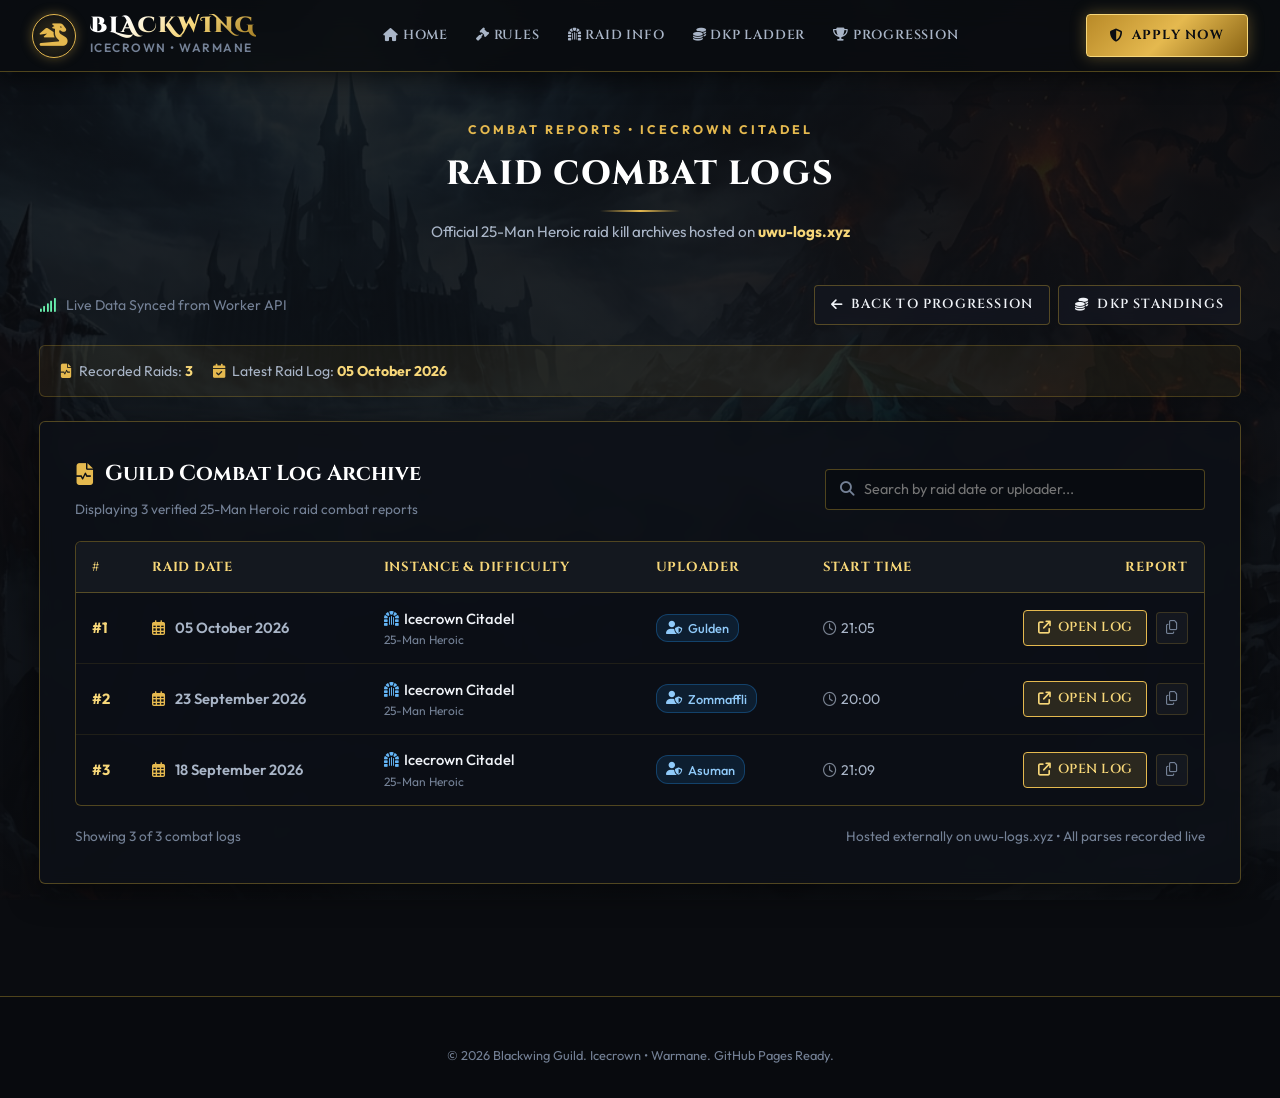
<file: logs.html>
<!DOCTYPE html>
<html lang="en">
<head>
  <meta charset="UTF-8">
  <meta name="viewport" content="width=device-width, initial-scale=1.0">
  <title>Raid Combat Logs | Blackwing</title>
  <meta name="description" content="Combat logs and raid performance for Blackwing guild.">
  <link rel="icon" type="image/svg+xml" href="favicon.svg">
  <link rel="stylesheet" href="https://cdnjs.cloudflare.com/ajax/libs/font-awesome/6.5.1/css/all.min.css">
  <link rel="stylesheet" href="css/style.css">
  <style>
    /* Meta Info Banner */
    .dkp-meta-banner {
      display: flex;
      align-items: center;
      justify-content: space-between;
      flex-wrap: wrap;
      gap: 0.85rem;
      background: rgba(229, 185, 79, 0.06);
      border: 1px solid rgba(212, 175, 55, 0.25);
      border-radius: 6px;
      padding: 0.85rem 1.25rem;
      margin-bottom: 1.5rem;
      font-size: 0.88rem;
      color: var(--text-secondary);
    }
    .dkp-meta-banner strong {
      color: var(--gold-light);
    }
    .dkp-meta-items {
      display: flex;
      gap: 1.25rem;
      flex-wrap: wrap;
      align-items: center;
    }
    .dkp-meta-item {
      display: inline-flex;
      align-items: center;
      gap: 0.45rem;
    }
    .dkp-meta-item i {
      color: var(--gold-primary);
    }

    /* Logs Action Bar */
    .logs-action-bar {
      display: flex;
      align-items: center;
      justify-content: space-between;
      gap: 0.75rem;
      flex-wrap: wrap;
      margin-bottom: 1.25rem;
    }

    /* Logs Table Controls */
    .logs-controls-row {
      display: flex;
      justify-content: space-between;
      align-items: center;
      flex-wrap: wrap;
      gap: 1rem;
      margin-bottom: 1.25rem;
    }
    .logs-search-wrapper {
      position: relative;
      flex: 1;
      max-width: 380px;
      min-width: 240px;
    }
    .logs-search-icon {
      position: absolute;
      left: 0.95rem;
      top: 50%;
      transform: translateY(-50%);
      color: var(--text-muted);
      font-size: 0.9rem;
      pointer-events: none;
    }
    .logs-search-input {
      width: 100%;
      padding: 0.65rem 2.2rem 0.65rem 2.4rem;
      background: rgba(8, 10, 15, 0.7);
      border: 1px solid var(--border-gold);
      border-radius: 4px;
      color: var(--text-primary);
      font-family: var(--font-body);
      font-size: 0.9rem;
      transition: all var(--transition-fast);
    }
    .logs-search-input:focus {
      outline: none;
      border-color: var(--gold-primary);
      box-shadow: 0 0 10px rgba(229, 185, 79, 0.25);
    }
    .clear-search-btn {
      position: absolute;
      right: 0.75rem;
      top: 50%;
      transform: translateY(-50%);
      background: transparent;
      border: none;
      color: var(--text-muted);
      cursor: pointer;
      font-size: 0.85rem;
      padding: 0.25rem;
      display: none;
    }
    .clear-search-btn:hover {
      color: var(--gold-light);
    }

    /* Table Styles */
    .logs-table-container {
      width: 100%;
      overflow-x: auto;
      border: 1px solid var(--border-gold);
      border-radius: 6px;
      background: rgba(13, 16, 23, 0.6);
    }
    .logs-table {
      width: 100%;
      border-collapse: collapse;
      text-align: left;
      font-size: 0.92rem;
    }
    .logs-table th {
      background: rgba(22, 27, 34, 0.85);
      color: var(--gold-light);
      font-family: var(--font-heading);
      font-size: 0.82rem;
      letter-spacing: 0.75px;
      text-transform: uppercase;
      padding: 0.9rem 1rem;
      border-bottom: 1px solid var(--border-gold);
      white-space: nowrap;
    }
    .logs-table td {
      padding: 0.85rem 1rem;
      border-bottom: 1px solid rgba(212, 175, 55, 0.1);
      color: var(--text-secondary);
      vertical-align: middle;
      white-space: nowrap;
    }
    .logs-table tbody tr {
      transition: background var(--transition-fast);
    }
    .logs-table tbody tr:hover td {
      background: rgba(229, 185, 79, 0.05);
      color: var(--text-primary);
    }
    .logs-table tbody tr:last-child td {
      border-bottom: none;
    }

    /* Action buttons in rows */
    .btn-open-log {
      display: inline-flex;
      align-items: center;
      gap: 0.4rem;
      background: rgba(229, 185, 79, 0.15);
      border: 1px solid var(--gold-primary);
      color: var(--gold-light);
      padding: 0.42rem 0.85rem;
      border-radius: 4px;
      font-size: 0.82rem;
      font-family: var(--font-heading);
      font-weight: 600;
      text-transform: uppercase;
      letter-spacing: 0.5px;
      transition: all var(--transition-fast);
      text-decoration: none;
    }
    .btn-open-log:hover {
      background: var(--gold-primary);
      color: #0d1017;
      box-shadow: 0 0 10px rgba(229, 185, 79, 0.4);
    }
    .btn-copy-log {
      display: inline-flex;
      align-items: center;
      justify-content: center;
      background: rgba(255, 255, 255, 0.04);
      border: 1px solid rgba(212, 175, 55, 0.2);
      color: var(--text-muted);
      width: 32px;
      height: 32px;
      border-radius: 4px;
      cursor: pointer;
      transition: all var(--transition-fast);
      margin-left: 0.35rem;
    }
    .btn-copy-log:hover {
      color: var(--gold-light);
      border-color: var(--gold-light);
      background: rgba(229, 185, 79, 0.1);
    }

    /* Uploader badge */
    .uploader-pill {
      display: inline-flex;
      align-items: center;
      gap: 0.35rem;
      background: rgba(33, 150, 243, 0.12);
      border: 1px solid rgba(33, 150, 243, 0.3);
      color: #90caf9;
      padding: 0.2rem 0.6rem;
      border-radius: 12px;
      font-size: 0.8rem;
      font-weight: 500;
    }

    /* Toast Notification */
    .copy-toast {
      position: fixed;
      bottom: 2rem;
      right: 2rem;
      background: #161b22;
      border: 1px solid var(--gold-primary);
      color: var(--gold-light);
      padding: 0.85rem 1.35rem;
      border-radius: 6px;
      font-size: 0.9rem;
      font-family: var(--font-heading);
      display: flex;
      align-items: center;
      gap: 0.6rem;
      box-shadow: 0 10px 25px rgba(0, 0, 0, 0.6);
      transform: translateY(100px);
      opacity: 0;
      transition: all 0.3s cubic-bezier(0.175, 0.885, 0.32, 1.275);
      z-index: 9999;
      pointer-events: none;
    }
    .copy-toast.show {
      transform: translateY(0);
      opacity: 1;
    }

    /* State message container */
    .logs-state-container {
      text-align: center;
      padding: 3rem 1.5rem;
      background: rgba(13, 16, 23, 0.5);
      border-radius: 6px;
      border: 1px dashed var(--border-gold);
    }
    .logs-state-icon {
      font-size: 2.5rem;
      color: var(--gold-primary);
      margin-bottom: 0.85rem;
    }
  </style>
</head>
<body>

  <!-- Top Sticky Navigation Bar -->
  <header class="site-header" id="mainHeader">
    <div class="nav-container">
      <a href="index.html" class="guild-brand">
        <div class="guild-crest"><i class="fa-solid fa-dragon"></i></div>
        <div class="guild-info-title">
          <span class="guild-name">BLACKWING</span>
          <span class="guild-realm">Icecrown &bull; Warmane</span>
        </div>
      </a>

      <nav aria-label="Main Navigation">
        <ul class="nav-menu" id="navMenu">
          <li class="nav-item"><a href="index.html" class="nav-link"><i class="fa-solid fa-house"></i> Home</a></li>
          <li class="nav-item"><a href="rules.html" class="nav-link"><i class="fa-solid fa-gavel"></i> Rules</a></li>
          <li class="nav-item"><a href="raids.html" class="nav-link"><i class="fa-solid fa-dungeon"></i> Raid Info</a></li>
          <li class="nav-item"><a href="dkp.html" class="nav-link"><i class="fa-solid fa-coins"></i> DKP Ladder</a></li>
          <li class="nav-item"><a href="progression.html" class="nav-link"><i class="fa-solid fa-trophy"></i> Progression</a></li>
        </ul>
      </nav>

      <div class="nav-actions">
        <a href="recruitment.html" class="btn-primary">
          <i class="fa-solid fa-shield-halved"></i> Apply Now
        </a>
        <button class="nav-toggle" id="navToggle" aria-label="Toggle navigation menu">
          <i class="fa-solid fa-bars"></i>
        </button>
      </div>
    </div>
  </header>

  <!-- Page Content -->
  <main class="main-wrapper">
    <div class="section-header">
      <span class="section-tag">Combat Reports &bull; Icecrown Citadel</span>
      <h1 class="section-title">Raid Combat Logs</h1>
      <p style="color: var(--text-secondary); margin-top: 0.5rem; font-size: 0.95rem;">
        Official 25-Man Heroic raid kill archives hosted on <strong style="color: var(--gold-light);">uwu-logs.xyz</strong>
      </p>
    </div>

    <!-- Quick Navigation Bar -->
    <div class="logs-action-bar">
      <div style="color: var(--text-muted); font-size: 0.88rem;">
        <i class="fa-solid fa-signal" style="color: #69f0ae; margin-right: 0.35rem;"></i> Live Data Synced from Worker API
      </div>
      <div style="display: flex; gap: 0.5rem;">
        <a href="progression.html" class="btn-secondary" style="padding: 0.55rem 1rem;">
          <i class="fa-solid fa-arrow-left"></i> Back to Progression
        </a>
        <a href="dkp.html" class="btn-secondary" style="padding: 0.55rem 1rem;">
          <i class="fa-solid fa-coins"></i> DKP Standings
        </a>
      </div>
    </div>

    <!-- Metadata banner: Recorded Raids and Latest Raid Log -->
    <div class="dkp-meta-banner" id="logsMetaBanner">
      <div class="dkp-meta-items">
        <div class="dkp-meta-item">
          <i class="fa-solid fa-file-waveform"></i>
          <span>Recorded Raids: <strong id="totalLogsCount">--</strong></span>
        </div>
        <div class="dkp-meta-item">
          <i class="fa-solid fa-calendar-check"></i>
          <span>Latest Raid Log: <strong id="latestLogDate">--</strong></span>
        </div>
      </div>
    </div>

    <!-- Main Content Panel -->
    <div class="content-panel" style="margin-bottom: 2rem;">
      <div class="logs-controls-row">
        <div>
          <h2 class="panel-title" style="margin-bottom: 0.25rem; border-bottom: none; padding-bottom: 0;">
            <i class="fa-solid fa-file-waveform"></i> Guild Combat Log Archive
          </h2>
          <span style="color: var(--text-muted); font-size: 0.85rem;" id="logsStatusSubtitle">
            Fetching logs from server...
          </span>
        </div>

        <!-- Search Box -->
        <div class="logs-search-wrapper">
          <i class="fa-solid fa-magnifying-glass logs-search-icon"></i>
          <input type="text" id="logSearchInput" class="logs-search-input" placeholder="Search by raid date or uploader...">
          <button id="clearSearchBtn" class="clear-search-btn" title="Clear search"><i class="fa-solid fa-xmark"></i></button>
        </div>
      </div>

      <!-- Loading State -->
      <div id="logsLoading" class="logs-state-container">
        <i class="fa-solid fa-circle-notch fa-spin logs-state-icon"></i>
        <h3 style="font-family: var(--font-heading); color: var(--gold-light); margin-bottom: 0.5rem;">Loading Combat Logs</h3>
        <p style="color: var(--text-muted); font-size: 0.9rem;">Fetching records from server...</p>
      </div>

      <!-- Error State -->
      <div id="logsError" class="logs-state-container" style="display: none;">
        <i class="fa-solid fa-triangle-exclamation logs-state-icon" style="color: #ef5350;"></i>
        <h3 style="font-family: var(--font-heading); color: #ef5350; margin-bottom: 0.5rem;">Failed to Load Logs</h3>
        <p id="logsErrorMessage" style="color: var(--text-muted); font-size: 0.9rem; max-width: 500px; margin: 0 auto 1rem auto;"></p>
        <button id="retryLoadBtn" class="btn-primary"><i class="fa-solid fa-rotate-right"></i> Retry Loading</button>
      </div>

      <!-- Logs Table -->
      <div class="logs-table-container" id="logsTableContainer" style="display: none;">
        <table class="logs-table" id="logsTable">
          <thead>
            <tr>
              <th style="width: 60px;">#</th>
              <th>Raid Date</th>
              <th>Instance &amp; Difficulty</th>
              <th>Uploader</th>
              <th>Start Time</th>
              <th style="text-align: right;">Report</th>
            </tr>
          </thead>
          <tbody id="logsTableBody">
            <!-- Populated via JS -->
          </tbody>
        </table>
      </div>

      <div style="display: flex; justify-content: space-between; align-items: center; margin-top: 1.25rem; font-size: 0.85rem; color: var(--text-muted); flex-wrap: wrap; gap: 0.5rem;">
        <span id="showingCountText">Showing 0 combat logs</span>
        <span>Hosted externally on uwu-logs.xyz &bull; All parses recorded live</span>
      </div>
    </div>
  </main>

  <!-- Copy Link Toast Notification -->
  <div class="copy-toast" id="copyToast">
    <i class="fa-solid fa-circle-check" style="color: #00e676;"></i>
    <span>Report link copied to clipboard!</span>
  </div>

  <!-- Footer -->
  <footer class="site-footer">
    <div class="footer-container">
      <p class="footer-copy">&copy; 2026 Blackwing Guild. Icecrown &bull; Warmane. GitHub Pages Ready.</p>
    </div>
  </footer>

  <script src="js/main.js"></script>
  <script>
    let rawLogs = [];
    let searchTerm = '';

    // Parses uploader, time, zone from uwu-logs URL
    function parseLogUrl(url) {
      if (!url) return { uploader: 'Raider', time: '—', zone: 'Icecrown' };
      const match = url.match(/reports\/(\d{2}-\d{2}-\d{2})--(\d{2})-(\d{2})--([^-/]+)--([^-/]+)/i);
      if (match) {
        return {
          rawDate: match[1],
          time: `${match[2]}:${match[3]}`,
          uploader: match[4],
          zone: match[5]
        };
      }
      return { uploader: 'Raider', time: '—', zone: 'Icecrown' };
    }

    async function loadLogs() {
      const loadingEl = document.getElementById('logsLoading');
      const tableContainerEl = document.getElementById('logsTableContainer');
      const errorEl = document.getElementById('logsError');
      const errorMsgEl = document.getElementById('logsErrorMessage');

      loadingEl.style.display = 'block';
      tableContainerEl.style.display = 'none';
      errorEl.style.display = 'none';

      try {
        const response = await fetch('https://blackwing-dkp.blackwingwarmane.workers.dev/logs');
        if (!response.ok) {
          throw new Error(`HTTP ${response.status}: ${response.statusText}`);
        }
        const data = await response.json();
        processLogs(data);
      } catch (err) {
        console.warn('Fetch from logs endpoint failed:', err);
        if (typeof EMBEDDED_LOGS !== 'undefined' && Array.isArray(EMBEDDED_LOGS.logs)) {
          console.info('Using embedded fallback logs snapshot.');
          processLogs(EMBEDDED_LOGS);
        } else {
          loadingEl.style.display = 'none';
          errorEl.style.display = 'block';
          errorMsgEl.textContent = `Could not load logs: ${err.message}`;
        }
      }
    }

    function processLogs(data) {
      const loadingEl = document.getElementById('logsLoading');
      const tableContainerEl = document.getElementById('logsTableContainer');
      const statusSubtitle = document.getElementById('logsStatusSubtitle');

      rawLogs = Array.isArray(data.logs) ? data.logs : [];

      // Update stat cards
      const countEl = document.getElementById('totalLogsCount');
      const latestEl = document.getElementById('latestLogDate');
      if (countEl) countEl.textContent = rawLogs.length;
      if (latestEl && rawLogs.length > 0) latestEl.textContent = rawLogs[0].date;

      if (statusSubtitle) {
        statusSubtitle.textContent = `Displaying ${rawLogs.length} verified 25-Man Heroic raid combat reports`;
      }

      renderLogsTable();

      loadingEl.style.display = 'none';
      tableContainerEl.style.display = 'block';
    }

    function renderLogsTable() {
      const tbody = document.getElementById('logsTableBody');
      const countText = document.getElementById('showingCountText');

      const filtered = rawLogs.filter(log => {
        if (!searchTerm) return true;
        const s = searchTerm.toLowerCase();
        const dateMatch = log.date && log.date.toLowerCase().includes(s);
        const meta = parseLogUrl(log.url);
        const uploaderMatch = meta.uploader && meta.uploader.toLowerCase().includes(s);
        const urlMatch = log.url && log.url.toLowerCase().includes(s);
        return dateMatch || uploaderMatch || urlMatch;
      });

      if (filtered.length === 0) {
        tbody.innerHTML = `
          <tr>
            <td colspan="6" style="text-align: center; padding: 2.5rem; color: var(--text-muted);">
              <i class="fa-solid fa-folder-open" style="font-size: 2rem; color: var(--gold-primary); display: block; margin-bottom: 0.5rem;"></i>
              No raid reports match your search criteria.
            </td>
          </tr>
        `;
      } else {
        tbody.innerHTML = filtered.map((log, idx) => {
          const meta = parseLogUrl(log.url);
          return `
            <tr>
              <td style="color: var(--gold-light); font-weight: 700;">#${idx + 1}</td>
              <td style="font-weight: 600;">
                <i class="fa-regular fa-calendar-days" style="color: var(--gold-primary); margin-right: 0.4rem;"></i>
                ${log.date}
              </td>
              <td>
                <span style="color: var(--text-primary); font-weight: 500;">
                  <i class="fa-solid fa-dungeon" style="color: #64b5f6; margin-right: 0.35rem;"></i>Icecrown Citadel
                </span>
                <span style="display: block; font-size: 0.75rem; color: var(--text-muted);">25-Man Heroic</span>
              </td>
              <td>
                <span class="uploader-pill">
                  <i class="fa-solid fa-user-shield"></i> ${meta.uploader}
                </span>
              </td>
              <td style="color: var(--text-secondary); font-size: 0.88rem;">
                <i class="fa-regular fa-clock" style="margin-right: 0.3rem; opacity: 0.7;"></i>${meta.time}
              </td>
              <td style="text-align: right;">
                <a href="${log.url}" target="_blank" rel="noopener noreferrer" class="btn-open-log" title="Open report on uwu-logs.xyz">
                  <i class="fa-solid fa-arrow-up-right-from-square"></i> Open Log
                </a>
                <button class="btn-copy-log" onclick="copyLogUrl('${log.url}')" title="Copy log link">
                  <i class="fa-regular fa-copy"></i>
                </button>
              </td>
            </tr>
          `;
        }).join('');
      }

      if (countText) {
        countText.textContent = `Showing ${filtered.length} of ${rawLogs.length} combat logs`;
      }
    }

    window.copyLogUrl = function(url) {
      if (navigator.clipboard && navigator.clipboard.writeText) {
        navigator.clipboard.writeText(url).then(() => {
          showCopyToast();
        }).catch(() => {
          prompt('Copy link:', url);
        });
      } else {
        prompt('Copy link:', url);
      }
    };

    function showCopyToast() {
      const toast = document.getElementById('copyToast');
      if (toast) {
        toast.classList.add('show');
        setTimeout(() => toast.classList.remove('show'), 2200);
      }
    }

    document.addEventListener('DOMContentLoaded', () => {
      loadLogs();

      const retryBtn = document.getElementById('retryLoadBtn');
      if (retryBtn) retryBtn.addEventListener('click', loadLogs);

      const searchInput = document.getElementById('logSearchInput');
      const clearBtn = document.getElementById('clearSearchBtn');

      searchInput.addEventListener('input', (e) => {
        searchTerm = e.target.value.trim();
        clearBtn.style.display = searchTerm.length > 0 ? 'block' : 'none';
        renderLogsTable();
      });

      clearBtn.addEventListener('click', () => {
        searchInput.value = '';
        searchTerm = '';
        clearBtn.style.display = 'none';
        renderLogsTable();
        searchInput.focus();
      });
    });

    // Fallback snapshot
    const EMBEDDED_LOGS = {
      "metadata": {
        "channelId": "1564023467391721594",
        "syncedAt": "2026-10-25T23:02:17.089Z",
        "messagesScanned": 6,
        "totalLogs": 3
      },
      "logs": [
        {
          "url": "https://uwu-logs.xyz/reports/26-10-05--21-05--Gulden--Icecrown",
          "date": "05 October 2026",
          "isoDate": "2026-10-05"
        },
        {
          "url": "https://uwu-logs.xyz/reports/26-09-23--20-00--Zommaffli--Icecrown/",
          "date": "23 September 2026",
          "isoDate": "2026-09-23"
        },
        {
          "url": "https://uwu-logs.xyz/reports/26-09-18--21-09--Asuman--Icecrown",
          "date": "18 September 2026",
          "isoDate": "2026-09-18"
        }
      ]
    };
  </script>
</body>
</html>
</file>
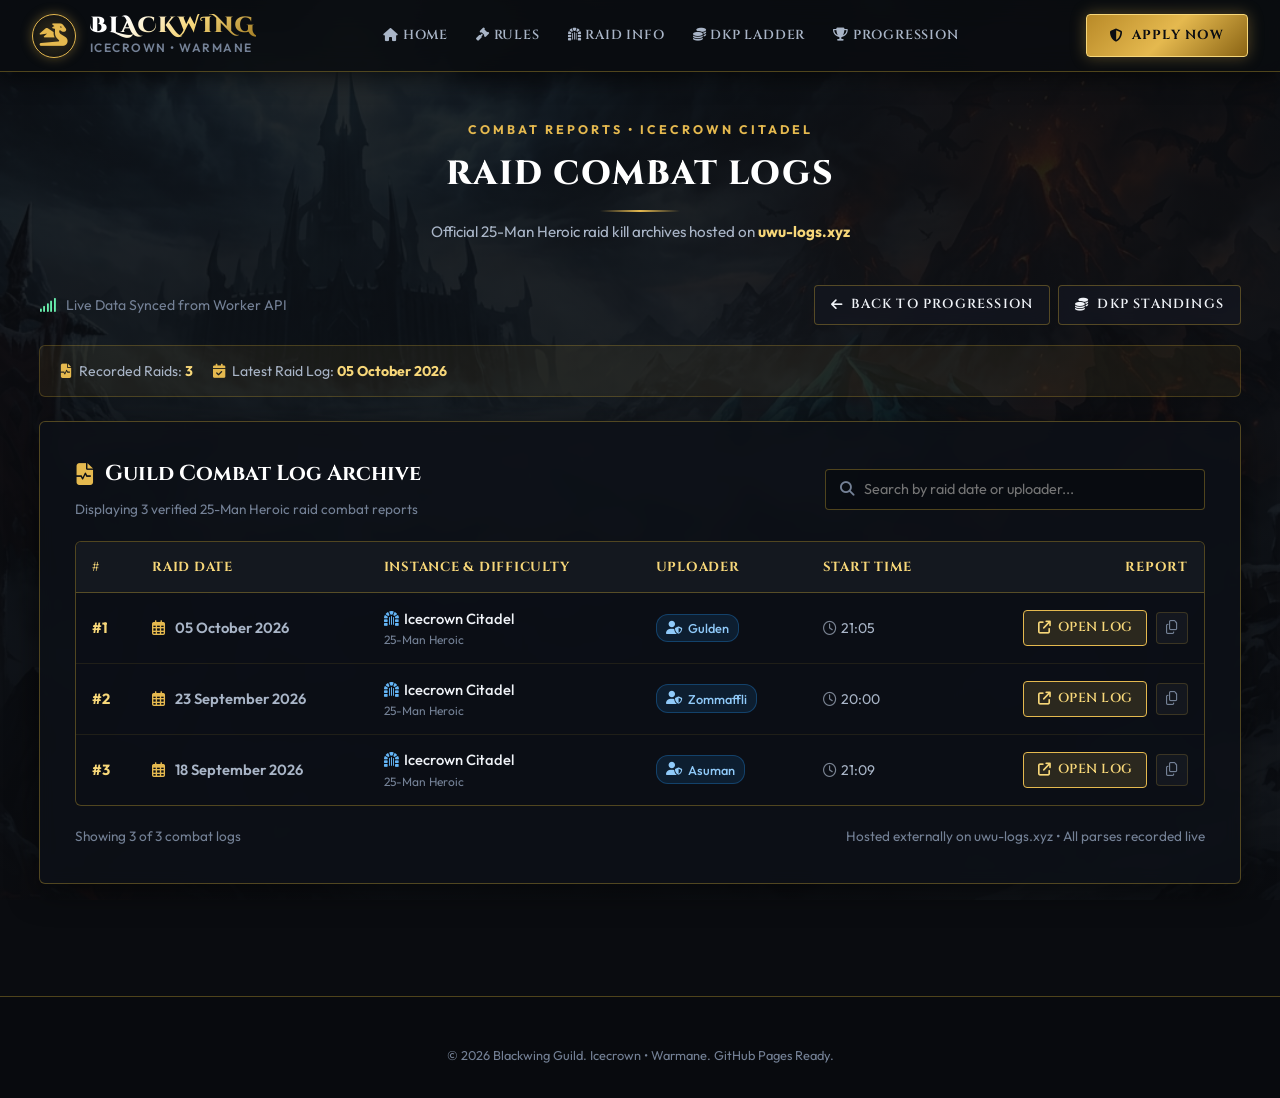
<file: logs_alt.html>
<!DOCTYPE html>
<html lang="en">
<head>
  <meta charset="UTF-8">
  <meta http-equiv="refresh" content="0; url=logs.html">
  <title>Redirecting to Raid Logs | Blackwing</title>
  <script>
    window.location.replace("logs.html");
  </script>
</head>
<body style="background: #0d1017; color: #d4af37; font-family: sans-serif; display: flex; align-items: center; justify-content: center; height: 100vh; margin: 0;">
  <p>Redirecting to <a href="logs.html" style="color: #ffd700;">Raid Combat Logs</a>...</p>
</body>
</html>
</file>
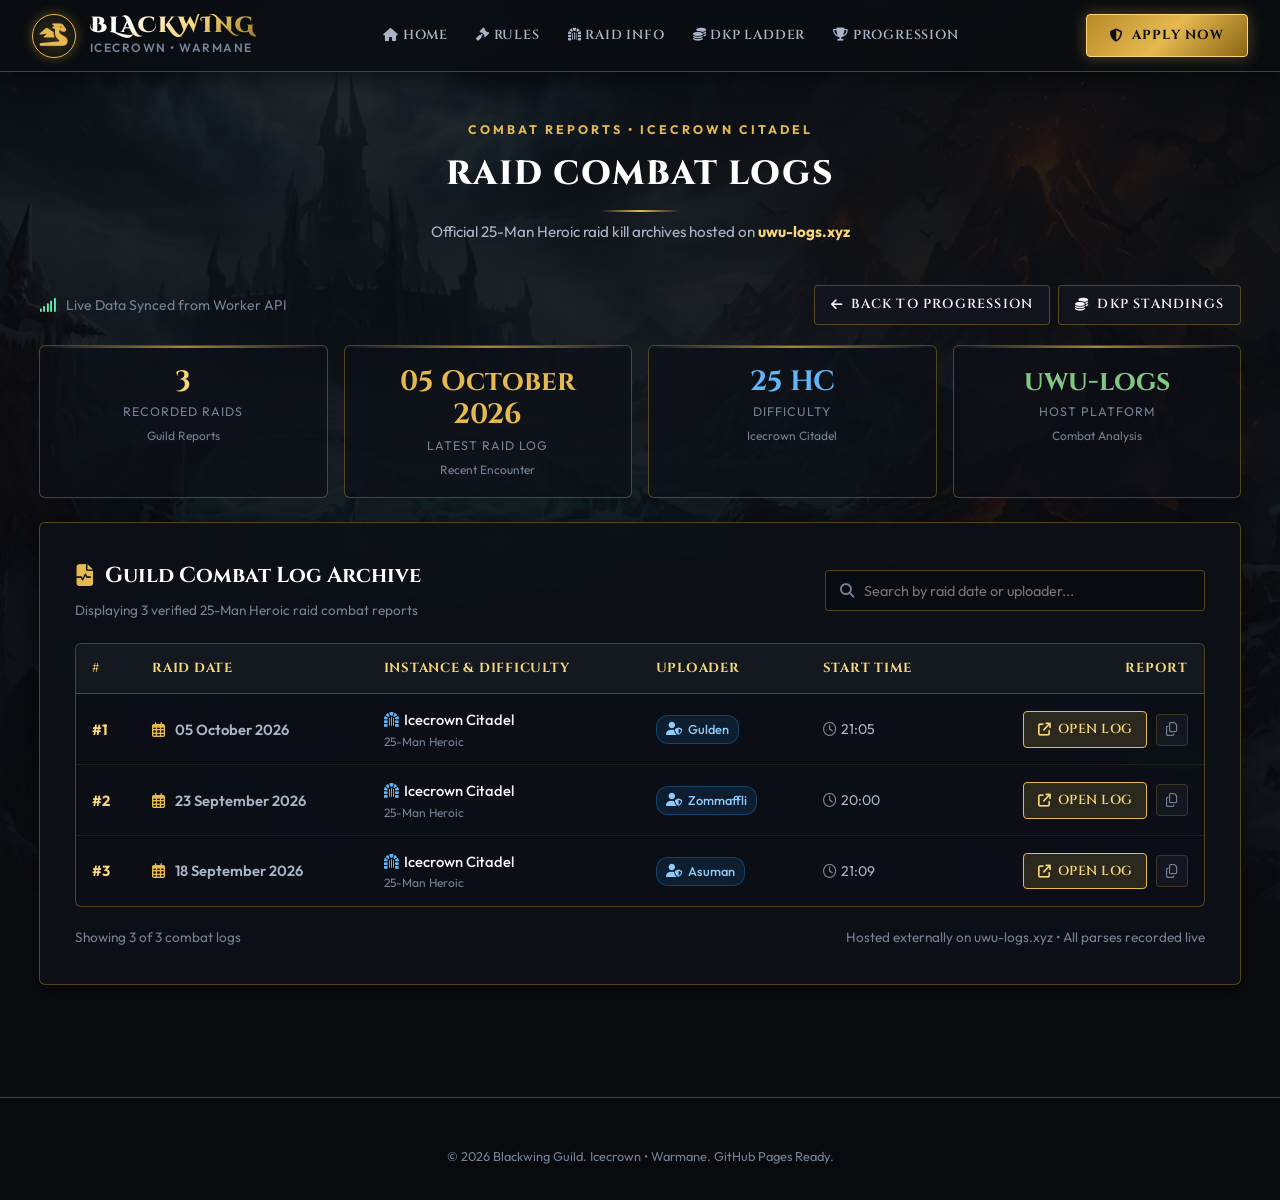
<file: logs_main.html>
<!DOCTYPE html>
<html lang="en">
<head>
  <meta charset="UTF-8">
  <meta name="viewport" content="width=device-width, initial-scale=1.0">
  <title>Raid Combat Logs | Blackwing</title>
  <meta name="description" content="Combat logs and raid performance for Blackwing guild.">
  <link rel="icon" type="image/svg+xml" href="favicon.svg">
  <link rel="stylesheet" href="https://cdnjs.cloudflare.com/ajax/libs/font-awesome/6.5.1/css/all.min.css">
  <link rel="stylesheet" href="css/style.css">
  <style>
    /* Stat Badge Grid */
    .stat-badge-grid {
      display: grid;
      grid-template-columns: repeat(auto-fit, minmax(200px, 1fr));
      gap: 1rem;
      margin-bottom: 1.5rem;
    }
    .stat-badge-card {
      background: rgba(13, 16, 23, 0.72);
      border: 1px solid var(--border-gold);
      padding: 1.15rem 1.25rem;
      border-radius: 6px;
      text-align: center;
      transition: transform var(--transition-fast), border-color var(--transition-fast), box-shadow var(--transition-fast);
      position: relative;
      overflow: hidden;
    }
    .stat-badge-card:hover {
      transform: translateY(-2px);
      border-color: var(--gold-light);
      box-shadow: 0 6px 20px rgba(0, 0, 0, 0.5), 0 0 15px rgba(229, 185, 79, 0.15);
    }
    .stat-badge-card::before {
      content: '';
      position: absolute;
      top: 0;
      left: 0;
      right: 0;
      height: 2px;
      background: linear-gradient(90deg, transparent, var(--gold-primary), transparent);
      opacity: 0.7;
    }
    .stat-number {
      font-family: var(--font-heading);
      font-size: 1.75rem;
      font-weight: 700;
      color: var(--gold-light);
      margin-bottom: 0.25rem;
      line-height: 1.2;
    }
    .stat-label {
      font-size: 0.78rem;
      text-transform: uppercase;
      letter-spacing: 1px;
      color: var(--text-muted);
    }
    .stat-sublabel {
      font-size: 0.75rem;
      color: var(--text-muted);
      margin-top: 0.25rem;
    }

    /* Logs Action Bar */
    .logs-action-bar {
      display: flex;
      align-items: center;
      justify-content: space-between;
      gap: 0.75rem;
      flex-wrap: wrap;
      margin-bottom: 1.25rem;
    }

    /* Logs Table Controls */
    .logs-controls-row {
      display: flex;
      justify-content: space-between;
      align-items: center;
      flex-wrap: wrap;
      gap: 1rem;
      margin-bottom: 1.25rem;
    }
    .logs-search-wrapper {
      position: relative;
      flex: 1;
      max-width: 380px;
      min-width: 240px;
    }
    .logs-search-icon {
      position: absolute;
      left: 0.95rem;
      top: 50%;
      transform: translateY(-50%);
      color: var(--text-muted);
      font-size: 0.9rem;
      pointer-events: none;
    }
    .logs-search-input {
      width: 100%;
      padding: 0.65rem 2.2rem 0.65rem 2.4rem;
      background: rgba(8, 10, 15, 0.7);
      border: 1px solid var(--border-gold);
      border-radius: 4px;
      color: var(--text-primary);
      font-family: var(--font-body);
      font-size: 0.9rem;
      transition: all var(--transition-fast);
    }
    .logs-search-input:focus {
      outline: none;
      border-color: var(--gold-primary);
      box-shadow: 0 0 10px rgba(229, 185, 79, 0.25);
    }
    .clear-search-btn {
      position: absolute;
      right: 0.75rem;
      top: 50%;
      transform: translateY(-50%);
      background: transparent;
      border: none;
      color: var(--text-muted);
      cursor: pointer;
      font-size: 0.85rem;
      padding: 0.25rem;
      display: none;
    }
    .clear-search-btn:hover {
      color: var(--gold-light);
    }

    /* Table Styles */
    .logs-table-container {
      width: 100%;
      overflow-x: auto;
      border: 1px solid var(--border-gold);
      border-radius: 6px;
      background: rgba(13, 16, 23, 0.6);
    }
    .logs-table {
      width: 100%;
      border-collapse: collapse;
      text-align: left;
      font-size: 0.92rem;
    }
    .logs-table th {
      background: rgba(22, 27, 34, 0.85);
      color: var(--gold-light);
      font-family: var(--font-heading);
      font-size: 0.82rem;
      letter-spacing: 0.75px;
      text-transform: uppercase;
      padding: 0.9rem 1rem;
      border-bottom: 1px solid var(--border-gold);
      white-space: nowrap;
    }
    .logs-table td {
      padding: 0.85rem 1rem;
      border-bottom: 1px solid rgba(212, 175, 55, 0.1);
      color: var(--text-secondary);
      vertical-align: middle;
      white-space: nowrap;
    }
    .logs-table tbody tr {
      transition: background var(--transition-fast);
    }
    .logs-table tbody tr:hover td {
      background: rgba(229, 185, 79, 0.05);
      color: var(--text-primary);
    }
    .logs-table tbody tr:last-child td {
      border-bottom: none;
    }

    /* Action buttons in rows */
    .btn-open-log {
      display: inline-flex;
      align-items: center;
      gap: 0.4rem;
      background: rgba(229, 185, 79, 0.15);
      border: 1px solid var(--gold-primary);
      color: var(--gold-light);
      padding: 0.42rem 0.85rem;
      border-radius: 4px;
      font-size: 0.82rem;
      font-family: var(--font-heading);
      font-weight: 600;
      text-transform: uppercase;
      letter-spacing: 0.5px;
      transition: all var(--transition-fast);
      text-decoration: none;
    }
    .btn-open-log:hover {
      background: var(--gold-primary);
      color: #0d1017;
      box-shadow: 0 0 10px rgba(229, 185, 79, 0.4);
    }
    .btn-copy-log {
      display: inline-flex;
      align-items: center;
      justify-content: center;
      background: rgba(255, 255, 255, 0.04);
      border: 1px solid rgba(212, 175, 55, 0.2);
      color: var(--text-muted);
      width: 32px;
      height: 32px;
      border-radius: 4px;
      cursor: pointer;
      transition: all var(--transition-fast);
      margin-left: 0.35rem;
    }
    .btn-copy-log:hover {
      color: var(--gold-light);
      border-color: var(--gold-light);
      background: rgba(229, 185, 79, 0.1);
    }

    /* Uploader badge */
    .uploader-pill {
      display: inline-flex;
      align-items: center;
      gap: 0.35rem;
      background: rgba(33, 150, 243, 0.12);
      border: 1px solid rgba(33, 150, 243, 0.3);
      color: #90caf9;
      padding: 0.2rem 0.6rem;
      border-radius: 12px;
      font-size: 0.8rem;
      font-weight: 500;
    }

    /* Toast Notification */
    .copy-toast {
      position: fixed;
      bottom: 2rem;
      right: 2rem;
      background: #161b22;
      border: 1px solid var(--gold-primary);
      color: var(--gold-light);
      padding: 0.85rem 1.35rem;
      border-radius: 6px;
      font-size: 0.9rem;
      font-family: var(--font-heading);
      display: flex;
      align-items: center;
      gap: 0.6rem;
      box-shadow: 0 10px 25px rgba(0, 0, 0, 0.6);
      transform: translateY(100px);
      opacity: 0;
      transition: all 0.3s cubic-bezier(0.175, 0.885, 0.32, 1.275);
      z-index: 9999;
      pointer-events: none;
    }
    .copy-toast.show {
      transform: translateY(0);
      opacity: 1;
    }

    /* State message container */
    .logs-state-container {
      text-align: center;
      padding: 3rem 1.5rem;
      background: rgba(13, 16, 23, 0.5);
      border-radius: 6px;
      border: 1px dashed var(--border-gold);
    }
    .logs-state-icon {
      font-size: 2.5rem;
      color: var(--gold-primary);
      margin-bottom: 0.85rem;
    }
  </style>
</head>
<body>

  <!-- Top Sticky Navigation Bar -->
  <header class="site-header" id="mainHeader">
    <div class="nav-container">
      <a href="index.html" class="guild-brand">
        <div class="guild-crest"><i class="fa-solid fa-dragon"></i></div>
        <div class="guild-info-title">
          <span class="guild-name">BLACKWING</span>
          <span class="guild-realm">Icecrown &bull; Warmane</span>
        </div>
      </a>

      <nav aria-label="Main Navigation">
        <ul class="nav-menu" id="navMenu">
          <li class="nav-item"><a href="index.html" class="nav-link"><i class="fa-solid fa-house"></i> Home</a></li>
          <li class="nav-item"><a href="rules.html" class="nav-link"><i class="fa-solid fa-gavel"></i> Rules</a></li>
          <li class="nav-item"><a href="raids.html" class="nav-link"><i class="fa-solid fa-dungeon"></i> Raid Info</a></li>
          <li class="nav-item"><a href="dkp.html" class="nav-link"><i class="fa-solid fa-coins"></i> DKP Ladder</a></li>
          <li class="nav-item"><a href="progression.html" class="nav-link"><i class="fa-solid fa-trophy"></i> Progression</a></li>
        </ul>
      </nav>

      <div class="nav-actions">
        <a href="recruitment.html" class="btn-primary">
          <i class="fa-solid fa-shield-halved"></i> Apply Now
        </a>
        <button class="nav-toggle" id="navToggle" aria-label="Toggle navigation menu">
          <i class="fa-solid fa-bars"></i>
        </button>
      </div>
    </div>
  </header>

  <!-- Page Content -->
  <main class="main-wrapper">
    <div class="section-header">
      <span class="section-tag">Combat Reports &bull; Icecrown Citadel</span>
      <h1 class="section-title">Raid Combat Logs</h1>
      <p style="color: var(--text-secondary); margin-top: 0.5rem; font-size: 0.95rem;">
        Official 25-Man Heroic raid kill archives hosted on <strong style="color: var(--gold-light);">uwu-logs.xyz</strong>
      </p>
    </div>

    <!-- Quick Navigation Bar -->
    <div class="logs-action-bar">
      <div style="color: var(--text-muted); font-size: 0.88rem;">
        <i class="fa-solid fa-signal" style="color: #69f0ae; margin-right: 0.35rem;"></i> Live Data Synced from Worker API
      </div>
      <div style="display: flex; gap: 0.5rem;">
        <a href="progression.html" class="btn-secondary" style="padding: 0.55rem 1rem;">
          <i class="fa-solid fa-arrow-left"></i> Back to Progression
        </a>
        <a href="dkp.html" class="btn-secondary" style="padding: 0.55rem 1rem;">
          <i class="fa-solid fa-coins"></i> DKP Standings
        </a>
      </div>
    </div>

    <!-- Overview Stat Cards -->
    <div class="stat-badge-grid">
      <div class="stat-badge-card">
        <div class="stat-number" id="totalLogsCount">--</div>
        <div class="stat-label">Recorded Raids</div>
        <div class="stat-sublabel">Guild Reports</div>
      </div>
      <div class="stat-badge-card">
        <div class="stat-number" style="color: var(--gold-primary);" id="latestLogDate">--</div>
        <div class="stat-label">Latest Raid Log</div>
        <div class="stat-sublabel">Recent Encounter</div>
      </div>
      <div class="stat-badge-card">
        <div class="stat-number" style="color: #64b5f6;">25 HC</div>
        <div class="stat-label">Difficulty</div>
        <div class="stat-sublabel">Icecrown Citadel</div>
      </div>
      <div class="stat-badge-card">
        <div class="stat-number" style="color: #81c784;">uwu-logs</div>
        <div class="stat-label">Host Platform</div>
        <div class="stat-sublabel">Combat Analysis</div>
      </div>
    </div>

    <!-- Main Content Panel -->
    <div class="content-panel" style="margin-bottom: 2rem;">
      <div class="logs-controls-row">
        <div>
          <h2 class="panel-title" style="margin-bottom: 0.25rem; border-bottom: none; padding-bottom: 0;">
            <i class="fa-solid fa-file-waveform"></i> Guild Combat Log Archive
          </h2>
          <span style="color: var(--text-muted); font-size: 0.85rem;" id="logsStatusSubtitle">
            Fetching logs from server...
          </span>
        </div>

        <!-- Search Box -->
        <div class="logs-search-wrapper">
          <i class="fa-solid fa-magnifying-glass logs-search-icon"></i>
          <input type="text" id="logSearchInput" class="logs-search-input" placeholder="Search by raid date or uploader...">
          <button id="clearSearchBtn" class="clear-search-btn" title="Clear search"><i class="fa-solid fa-xmark"></i></button>
        </div>
      </div>

      <!-- Loading State -->
      <div id="logsLoading" class="logs-state-container">
        <i class="fa-solid fa-circle-notch fa-spin logs-state-icon"></i>
        <h3 style="font-family: var(--font-heading); color: var(--gold-light); margin-bottom: 0.5rem;">Loading Combat Logs</h3>
        <p style="color: var(--text-muted); font-size: 0.9rem;">Fetching records from server...</p>
      </div>

      <!-- Error State -->
      <div id="logsError" class="logs-state-container" style="display: none;">
        <i class="fa-solid fa-triangle-exclamation logs-state-icon" style="color: #ef5350;"></i>
        <h3 style="font-family: var(--font-heading); color: #ef5350; margin-bottom: 0.5rem;">Failed to Load Logs</h3>
        <p id="logsErrorMessage" style="color: var(--text-muted); font-size: 0.9rem; max-width: 500px; margin: 0 auto 1rem auto;"></p>
        <button id="retryLoadBtn" class="btn-primary"><i class="fa-solid fa-rotate-right"></i> Retry Loading</button>
      </div>

      <!-- Logs Table -->
      <div class="logs-table-container" id="logsTableContainer" style="display: none;">
        <table class="logs-table" id="logsTable">
          <thead>
            <tr>
              <th style="width: 60px;">#</th>
              <th>Raid Date</th>
              <th>Instance &amp; Difficulty</th>
              <th>Uploader</th>
              <th>Start Time</th>
              <th style="text-align: right;">Report</th>
            </tr>
          </thead>
          <tbody id="logsTableBody">
            <!-- Populated via JS -->
          </tbody>
        </table>
      </div>

      <div style="display: flex; justify-content: space-between; align-items: center; margin-top: 1.25rem; font-size: 0.85rem; color: var(--text-muted); flex-wrap: wrap; gap: 0.5rem;">
        <span id="showingCountText">Showing 0 combat logs</span>
        <span>Hosted externally on uwu-logs.xyz &bull; All parses recorded live</span>
      </div>
    </div>
  </main>

  <!-- Copy Link Toast Notification -->
  <div class="copy-toast" id="copyToast">
    <i class="fa-solid fa-circle-check" style="color: #00e676;"></i>
    <span>Report link copied to clipboard!</span>
  </div>

  <!-- Footer -->
  <footer class="site-footer">
    <div class="footer-container">
      <p class="footer-copy">&copy; 2026 Blackwing Guild. Icecrown &bull; Warmane. GitHub Pages Ready.</p>
    </div>
  </footer>

  <script src="js/main.js"></script>
  <script>
    let rawLogs = [];
    let searchTerm = '';

    // Parses uploader, time, zone from uwu-logs URL
    function parseLogUrl(url) {
      if (!url) return { uploader: 'Raider', time: '—', zone: 'Icecrown' };
      const match = url.match(/reports\/(\d{2}-\d{2}-\d{2})--(\d{2})-(\d{2})--([^-/]+)--([^-/]+)/i);
      if (match) {
        return {
          rawDate: match[1],
          time: `${match[2]}:${match[3]}`,
          uploader: match[4],
          zone: match[5]
        };
      }
      return { uploader: 'Raider', time: '—', zone: 'Icecrown' };
    }

    async function loadLogs() {
      const loadingEl = document.getElementById('logsLoading');
      const tableContainerEl = document.getElementById('logsTableContainer');
      const errorEl = document.getElementById('logsError');
      const errorMsgEl = document.getElementById('logsErrorMessage');

      loadingEl.style.display = 'block';
      tableContainerEl.style.display = 'none';
      errorEl.style.display = 'none';

      try {
        const response = await fetch('https://blackwing-dkp.blackwingwarmane.workers.dev/logs');
        if (!response.ok) {
          throw new Error(`HTTP ${response.status}: ${response.statusText}`);
        }
        const data = await response.json();
        processLogs(data);
      } catch (err) {
        console.warn('Fetch from logs endpoint failed:', err);
        if (typeof EMBEDDED_LOGS !== 'undefined' && Array.isArray(EMBEDDED_LOGS.logs)) {
          console.info('Using embedded fallback logs snapshot.');
          processLogs(EMBEDDED_LOGS);
        } else {
          loadingEl.style.display = 'none';
          errorEl.style.display = 'block';
          errorMsgEl.textContent = `Could not load logs: ${err.message}`;
        }
      }
    }

    function processLogs(data) {
      const loadingEl = document.getElementById('logsLoading');
      const tableContainerEl = document.getElementById('logsTableContainer');
      const statusSubtitle = document.getElementById('logsStatusSubtitle');

      rawLogs = Array.isArray(data.logs) ? data.logs : [];

      // Update stat cards
      const countEl = document.getElementById('totalLogsCount');
      const latestEl = document.getElementById('latestLogDate');
      if (countEl) countEl.textContent = rawLogs.length;
      if (latestEl && rawLogs.length > 0) latestEl.textContent = rawLogs[0].date;

      if (statusSubtitle) {
        statusSubtitle.textContent = `Displaying ${rawLogs.length} verified 25-Man Heroic raid combat reports`;
      }

      renderLogsTable();

      loadingEl.style.display = 'none';
      tableContainerEl.style.display = 'block';
    }

    function renderLogsTable() {
      const tbody = document.getElementById('logsTableBody');
      const countText = document.getElementById('showingCountText');

      const filtered = rawLogs.filter(log => {
        if (!searchTerm) return true;
        const s = searchTerm.toLowerCase();
        const dateMatch = log.date && log.date.toLowerCase().includes(s);
        const meta = parseLogUrl(log.url);
        const uploaderMatch = meta.uploader && meta.uploader.toLowerCase().includes(s);
        const urlMatch = log.url && log.url.toLowerCase().includes(s);
        return dateMatch || uploaderMatch || urlMatch;
      });

      if (filtered.length === 0) {
        tbody.innerHTML = `
          <tr>
            <td colspan="6" style="text-align: center; padding: 2.5rem; color: var(--text-muted);">
              <i class="fa-solid fa-folder-open" style="font-size: 2rem; color: var(--gold-primary); display: block; margin-bottom: 0.5rem;"></i>
              No raid reports match your search criteria.
            </td>
          </tr>
        `;
      } else {
        tbody.innerHTML = filtered.map((log, idx) => {
          const meta = parseLogUrl(log.url);
          return `
            <tr>
              <td style="color: var(--gold-light); font-weight: 700;">#${idx + 1}</td>
              <td style="font-weight: 600;">
                <i class="fa-regular fa-calendar-days" style="color: var(--gold-primary); margin-right: 0.4rem;"></i>
                ${log.date}
              </td>
              <td>
                <span style="color: var(--text-primary); font-weight: 500;">
                  <i class="fa-solid fa-dungeon" style="color: #64b5f6; margin-right: 0.35rem;"></i>Icecrown Citadel
                </span>
                <span style="display: block; font-size: 0.75rem; color: var(--text-muted);">25-Man Heroic</span>
              </td>
              <td>
                <span class="uploader-pill">
                  <i class="fa-solid fa-user-shield"></i> ${meta.uploader}
                </span>
              </td>
              <td style="color: var(--text-secondary); font-size: 0.88rem;">
                <i class="fa-regular fa-clock" style="margin-right: 0.3rem; opacity: 0.7;"></i>${meta.time}
              </td>
              <td style="text-align: right;">
                <a href="${log.url}" target="_blank" rel="noopener noreferrer" class="btn-open-log" title="Open report on uwu-logs.xyz">
                  <i class="fa-solid fa-arrow-up-right-from-square"></i> Open Log
                </a>
                <button class="btn-copy-log" onclick="copyLogUrl('${log.url}')" title="Copy log link">
                  <i class="fa-regular fa-copy"></i>
                </button>
              </td>
            </tr>
          `;
        }).join('');
      }

      if (countText) {
        countText.textContent = `Showing ${filtered.length} of ${rawLogs.length} combat logs`;
      }
    }

    window.copyLogUrl = function(url) {
      if (navigator.clipboard && navigator.clipboard.writeText) {
        navigator.clipboard.writeText(url).then(() => {
          showCopyToast();
        }).catch(() => {
          prompt('Copy link:', url);
        });
      } else {
        prompt('Copy link:', url);
      }
    };

    function showCopyToast() {
      const toast = document.getElementById('copyToast');
      if (toast) {
        toast.classList.add('show');
        setTimeout(() => toast.classList.remove('show'), 2200);
      }
    }

    document.addEventListener('DOMContentLoaded', () => {
      loadLogs();

      const retryBtn = document.getElementById('retryLoadBtn');
      if (retryBtn) retryBtn.addEventListener('click', loadLogs);

      const searchInput = document.getElementById('logSearchInput');
      const clearBtn = document.getElementById('clearSearchBtn');

      searchInput.addEventListener('input', (e) => {
        searchTerm = e.target.value.trim();
        clearBtn.style.display = searchTerm.length > 0 ? 'block' : 'none';
        renderLogsTable();
      });

      clearBtn.addEventListener('click', () => {
        searchInput.value = '';
        searchTerm = '';
        clearBtn.style.display = 'none';
        renderLogsTable();
        searchInput.focus();
      });
    });

    // Fallback snapshot
    const EMBEDDED_LOGS = {
      "metadata": {
        "channelId": "1564023467391721594",
        "syncedAt": "2026-10-25T23:02:17.089Z",
        "messagesScanned": 6,
        "totalLogs": 3
      },
      "logs": [
        {
          "url": "https://uwu-logs.xyz/reports/26-10-05--21-05--Gulden--Icecrown",
          "date": "05 October 2026",
          "isoDate": "2026-10-05"
        },
        {
          "url": "https://uwu-logs.xyz/reports/26-09-23--20-00--Zommaffli--Icecrown/",
          "date": "23 September 2026",
          "isoDate": "2026-09-23"
        },
        {
          "url": "https://uwu-logs.xyz/reports/26-09-18--21-09--Asuman--Icecrown",
          "date": "18 September 2026",
          "isoDate": "2026-09-18"
        }
      ]
    };
  </script>
</body>
</html>
</file>
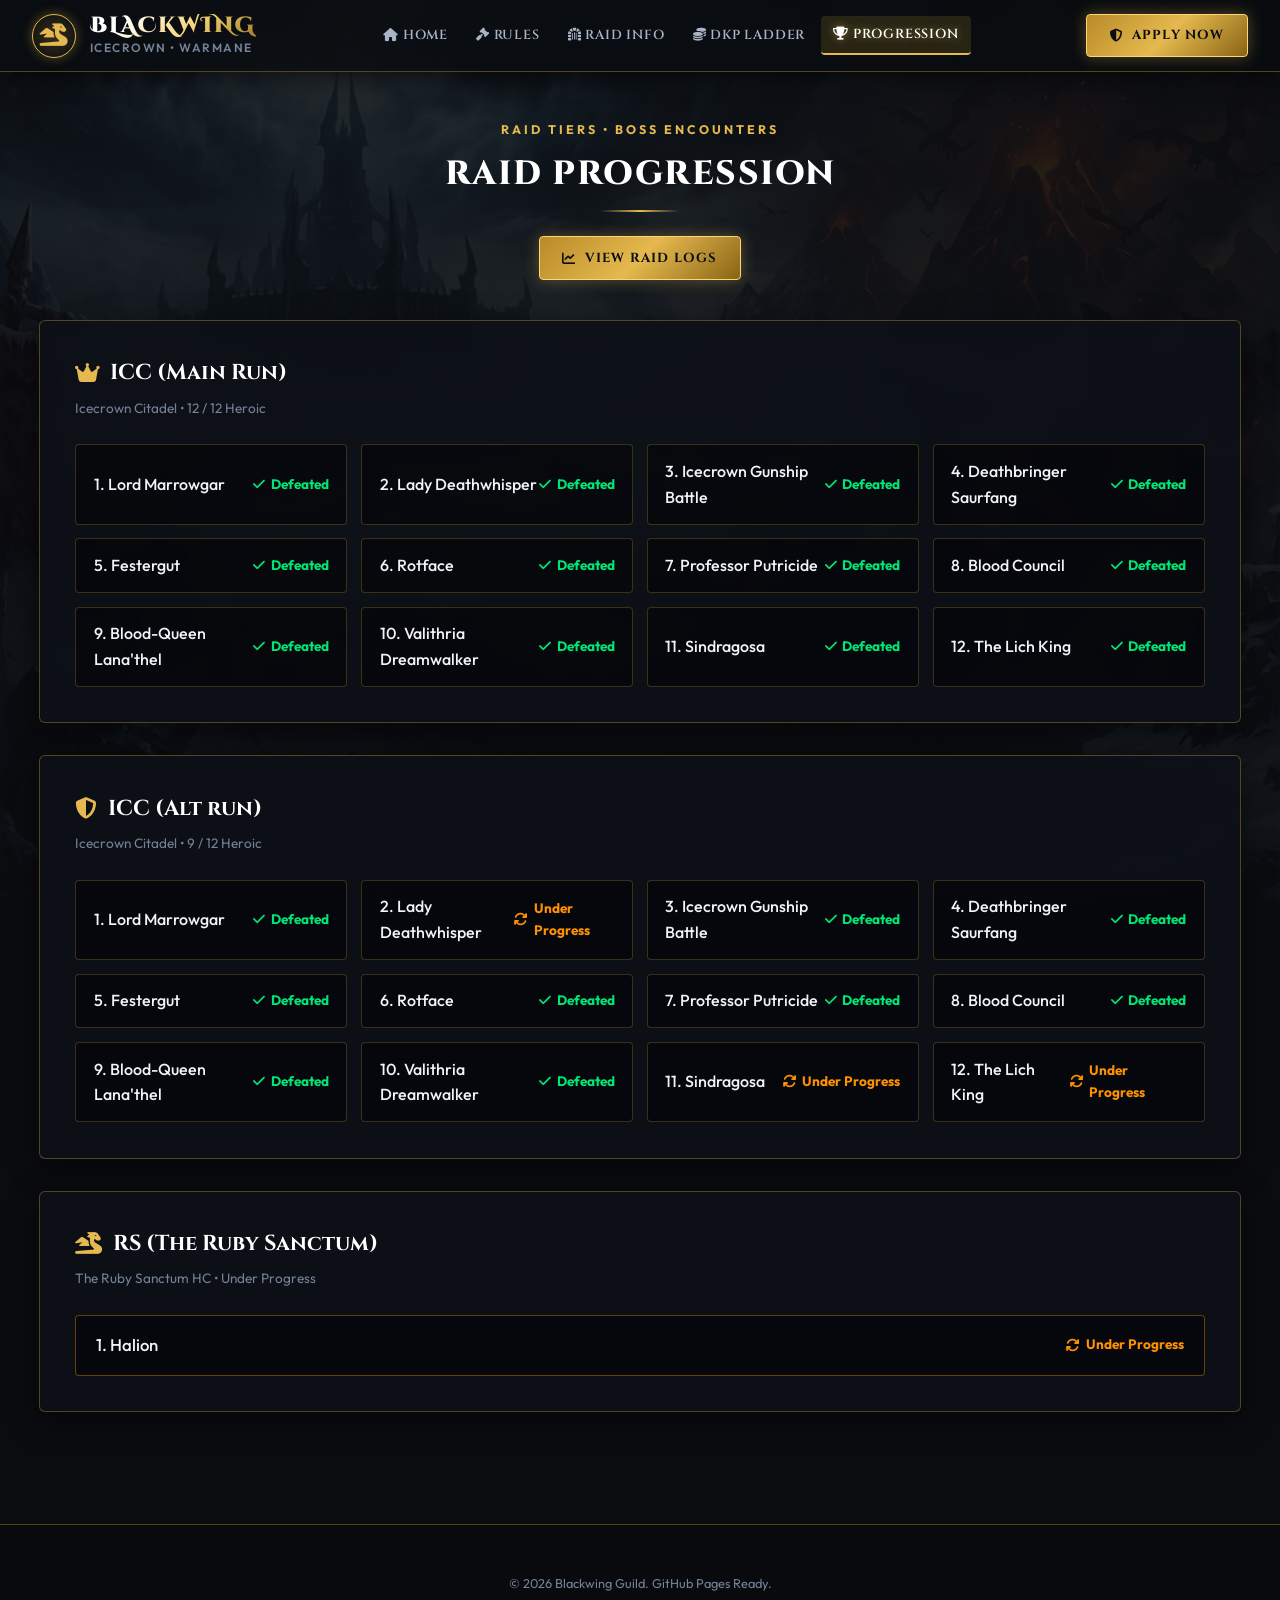
<file: progression.html>
<!DOCTYPE html>
<html lang="en">

<head>
  <meta charset="UTF-8">
  <meta name="viewport" content="width=device-width, initial-scale=1.0">
  <title>Progression | Blackwing</title>
  <meta name="description" content="Raid progression and kill records for Blackwing Guild.">
  <link rel="icon" type="image/svg+xml" href="favicon.svg">
  <link rel="stylesheet" href="https://cdnjs.cloudflare.com/ajax/libs/font-awesome/6.5.1/css/all.min.css">
  <link rel="stylesheet" href="css/style.css">
  <style>
    .boss-grid {
      display: grid;
      grid-template-columns: repeat(auto-fit, minmax(260px, 1fr));
      gap: 0.85rem;
    }

    .boss-card {
      background: rgba(0, 0, 0, 0.45);
      border: 1px solid rgba(212, 175, 55, 0.25);
      padding: 0.85rem 1.1rem;
      border-radius: 4px;
      display: flex;
      justify-content: space-between;
      align-items: center;
      transition: all var(--transition-fast);
    }

    .boss-card:hover {
      border-color: var(--border-gold-glow);
      background: rgba(229, 185, 79, 0.05);
      transform: translateY(-2px);
    }

    .boss-name {
      font-weight: 500;
      color: var(--text-primary);
    }

    .boss-status {
      font-weight: 700;
      font-size: 0.85rem;
      display: flex;
      align-items: center;
      gap: 0.35rem;
    }

    .status-defeated {
      color: #00e676;
    }

    .status-progress {
      color: #ff9100;
    }

    .panel-header-flex {
      display: flex;
      justify-content: space-between;
      align-items: center;
      flex-wrap: wrap;
      gap: 1rem;
      margin-bottom: 1.5rem;
    }
  </style>
</head>

<body>

  <!-- Top Sticky Navigation Bar -->
  <header class="site-header" id="mainHeader">
    <div class="nav-container">
      <a href="index.html" class="guild-brand">
        <div class="guild-crest"><i class="fa-solid fa-dragon"></i></div>
        <div class="guild-info-title">
          <span class="guild-name">BLACKWING</span>
          <span class="guild-realm">Icecrown &bull; Warmane</span>
        </div>
      </a>

      <nav aria-label="Main Navigation">
        <ul class="nav-menu" id="navMenu">
          <li class="nav-item"><a href="index.html" class="nav-link"><i class="fa-solid fa-house"></i> Home</a></li>
          <li class="nav-item"><a href="rules.html" class="nav-link"><i class="fa-solid fa-gavel"></i> Rules</a></li>
          <li class="nav-item"><a href="raids.html" class="nav-link"><i class="fa-solid fa-dungeon"></i> Raid Info</a>
          </li>
          <li class="nav-item"><a href="dkp.html" class="nav-link"><i class="fa-solid fa-coins"></i> DKP Ladder</a></li>
          <li class="nav-item"><a href="progression.html" class="nav-link active"><i class="fa-solid fa-trophy"></i>
              Progression</a></li>
        </ul>
      </nav>

      <div class="nav-actions">
        <a href="recruitment.html" class="btn-primary">
          <i class="fa-solid fa-shield-halved"></i> Apply Now
        </a>
        <button class="nav-toggle" id="navToggle" aria-label="Toggle navigation menu">
          <i class="fa-solid fa-bars"></i>
        </button>
      </div>
    </div>
  </header>

  <!-- Page Header Title Area -->
  <main class="main-wrapper">
    <div class="section-header">
      <span class="section-tag">Raid Tiers &bull; Boss Encounters</span>
      <h1 class="section-title">Raid Progression</h1>
      <div style="margin-top: 1.5rem;">
        <a href="logs.html" class="btn-primary">
          <i class="fa-solid fa-chart-line"></i> View Raid Logs
        </a>
      </div>
    </div>

    <!-- Panel 1: ICC (Main Run) -->
    <div class="content-panel" style="margin-bottom: 2rem;">
      <div class="panel-header-flex">
        <div>
          <h2 class="panel-title" style="margin-bottom: 0.25rem; border-bottom: none; padding-bottom: 0;">
            <i class="fa-solid fa-crown"></i> ICC (Main Run)
          </h2>
          <span style="color: var(--text-muted); font-size: 0.85rem;">Icecrown Citadel &bull; 12 / 12 Heroic</span>
        </div>
      </div>

      <!-- ICC Main Bosses List (12 Bosses) -->
      <div class="boss-grid">
        <div class="boss-card">
          <span class="boss-name">1. Lord Marrowgar</span>
          <span class="boss-status status-defeated"><i class="fa-solid fa-check"></i> Defeated</span>
        </div>
        <div class="boss-card">
          <span class="boss-name">2. Lady Deathwhisper</span>
          <span class="boss-status status-defeated"><i class="fa-solid fa-check"></i> Defeated</span>
        </div>
        <div class="boss-card">
          <span class="boss-name">3. Icecrown Gunship Battle</span>
          <span class="boss-status status-defeated"><i class="fa-solid fa-check"></i> Defeated</span>
        </div>
        <div class="boss-card">
          <span class="boss-name">4. Deathbringer Saurfang</span>
          <span class="boss-status status-defeated"><i class="fa-solid fa-check"></i> Defeated</span>
        </div>
        <div class="boss-card">
          <span class="boss-name">5. Festergut</span>
          <span class="boss-status status-defeated"><i class="fa-solid fa-check"></i> Defeated</span>
        </div>
        <div class="boss-card">
          <span class="boss-name">6. Rotface</span>
          <span class="boss-status status-defeated"><i class="fa-solid fa-check"></i> Defeated</span>
        </div>
        <div class="boss-card">
          <span class="boss-name">7. Professor Putricide</span>
          <span class="boss-status status-defeated"><i class="fa-solid fa-check"></i> Defeated</span>
        </div>
        <div class="boss-card">
          <span class="boss-name">8. Blood Council</span>
          <span class="boss-status status-defeated"><i class="fa-solid fa-check"></i> Defeated</span>
        </div>
        <div class="boss-card">
          <span class="boss-name">9. Blood-Queen Lana'thel</span>
          <span class="boss-status status-defeated"><i class="fa-solid fa-check"></i> Defeated</span>
        </div>
        <div class="boss-card">
          <span class="boss-name">10. Valithria Dreamwalker</span>
          <span class="boss-status status-defeated"><i class="fa-solid fa-check"></i> Defeated</span>
        </div>
        <div class="boss-card">
          <span class="boss-name">11. Sindragosa</span>
          <span class="boss-status status-defeated"><i class="fa-solid fa-check"></i> Defeated</span>
        </div>
        <div class="boss-card">
          <span class="boss-name">12. The Lich King</span>
          <span class="boss-status status-defeated"><i class="fa-solid fa-check"></i> Defeated</span>
        </div>
      </div>
    </div>

    <!-- Panel 2: ICC (Alt run) -->
    <div class="content-panel" style="margin-bottom: 2rem;">
      <div class="panel-header-flex">
        <div>
          <h2 class="panel-title" style="margin-bottom: 0.25rem; border-bottom: none; padding-bottom: 0;">
            <i class="fa-solid fa-shield-halved"></i> ICC (Alt run)
          </h2>
          <span style="color: var(--text-muted); font-size: 0.85rem;">Icecrown Citadel &bull; 9 / 12 Heroic</span>
        </div>
      </div>

      <!-- ICC Alt Bosses List (12 Bosses) -->
      <div class="boss-grid">
        <div class="boss-card">
          <span class="boss-name">1. Lord Marrowgar</span>
          <span class="boss-status status-defeated"><i class="fa-solid fa-check"></i> Defeated</span>
        </div>
        <div class="boss-card">
          <span class="boss-name">2. Lady Deathwhisper</span>
          <span class="boss-status status-progress"><i class="fa-solid fa-arrows-rotate"></i> Under Progress</span>
        </div>
        <div class="boss-card">
          <span class="boss-name">3. Icecrown Gunship Battle</span>
          <span class="boss-status status-defeated"><i class="fa-solid fa-check"></i> Defeated</span>
        </div>
        <div class="boss-card">
          <span class="boss-name">4. Deathbringer Saurfang</span>
          <span class="boss-status status-defeated"><i class="fa-solid fa-check"></i> Defeated</span>
        </div>
        <div class="boss-card">
          <span class="boss-name">5. Festergut</span>
          <span class="boss-status status-defeated"><i class="fa-solid fa-check"></i> Defeated</span>
        </div>
        <div class="boss-card">
          <span class="boss-name">6. Rotface</span>
          <span class="boss-status status-defeated"><i class="fa-solid fa-check"></i> Defeated</span>
        </div>
        <div class="boss-card">
          <span class="boss-name">7. Professor Putricide</span>
          <span class="boss-status status-defeated"><i class="fa-solid fa-check"></i> Defeated</span>
        </div>
        <div class="boss-card">
          <span class="boss-name">8. Blood Council</span>
          <span class="boss-status status-defeated"><i class="fa-solid fa-check"></i> Defeated</span>
        </div>
        <div class="boss-card">
          <span class="boss-name">9. Blood-Queen Lana'thel</span>
          <span class="boss-status status-defeated"><i class="fa-solid fa-check"></i> Defeated</span>
        </div>
        <div class="boss-card">
          <span class="boss-name">10. Valithria Dreamwalker</span>
          <span class="boss-status status-defeated"><i class="fa-solid fa-check"></i> Defeated</span>
        </div>
        <div class="boss-card">
          <span class="boss-name">11. Sindragosa</span>
          <span class="boss-status status-progress"><i class="fa-solid fa-arrows-rotate"></i> Under Progress</span>
        </div>
        <div class="boss-card">
          <span class="boss-name">12. The Lich King</span>
          <span class="boss-status status-progress"><i class="fa-solid fa-arrows-rotate"></i> Under Progress</span>
        </div>
      </div>
    </div>

    <!-- Panel 3: RS (Ruby Sanctum) -->
    <div class="content-panel" style="margin-bottom: 2rem;">
      <div class="panel-header-flex">
        <div>
          <h2 class="panel-title" style="margin-bottom: 0.25rem; border-bottom: none; padding-bottom: 0;">
            <i class="fa-solid fa-dragon"></i> RS (The Ruby Sanctum)
          </h2>
          <span style="color: var(--text-muted); font-size: 0.85rem;">The Ruby Sanctum HC &bull; Under Progress</span>
        </div>
      </div>

      <!-- RS Boss List (1 Boss) -->
      <div class="boss-grid" style="grid-template-columns: 1fr;">
        <div class="boss-card" style="padding: 1rem 1.25rem; border-color: rgba(255, 145, 0, 0.4);">
          <span class="boss-name" style="font-size: 1.05rem;">1. Halion</span>
          <span class="boss-status status-progress"><i class="fa-solid fa-arrows-rotate"></i> Under Progress</span>
        </div>
      </div>
    </div>
  </main>

  <!-- Footer -->
  <footer class="site-footer">
    <div class="footer-container">
      <p class="footer-copy">&copy; 2026 Blackwing Guild. GitHub Pages Ready.</p>
    </div>
  </footer>

  <script src="js/main.js"></script>
</body>

</html>
</file>
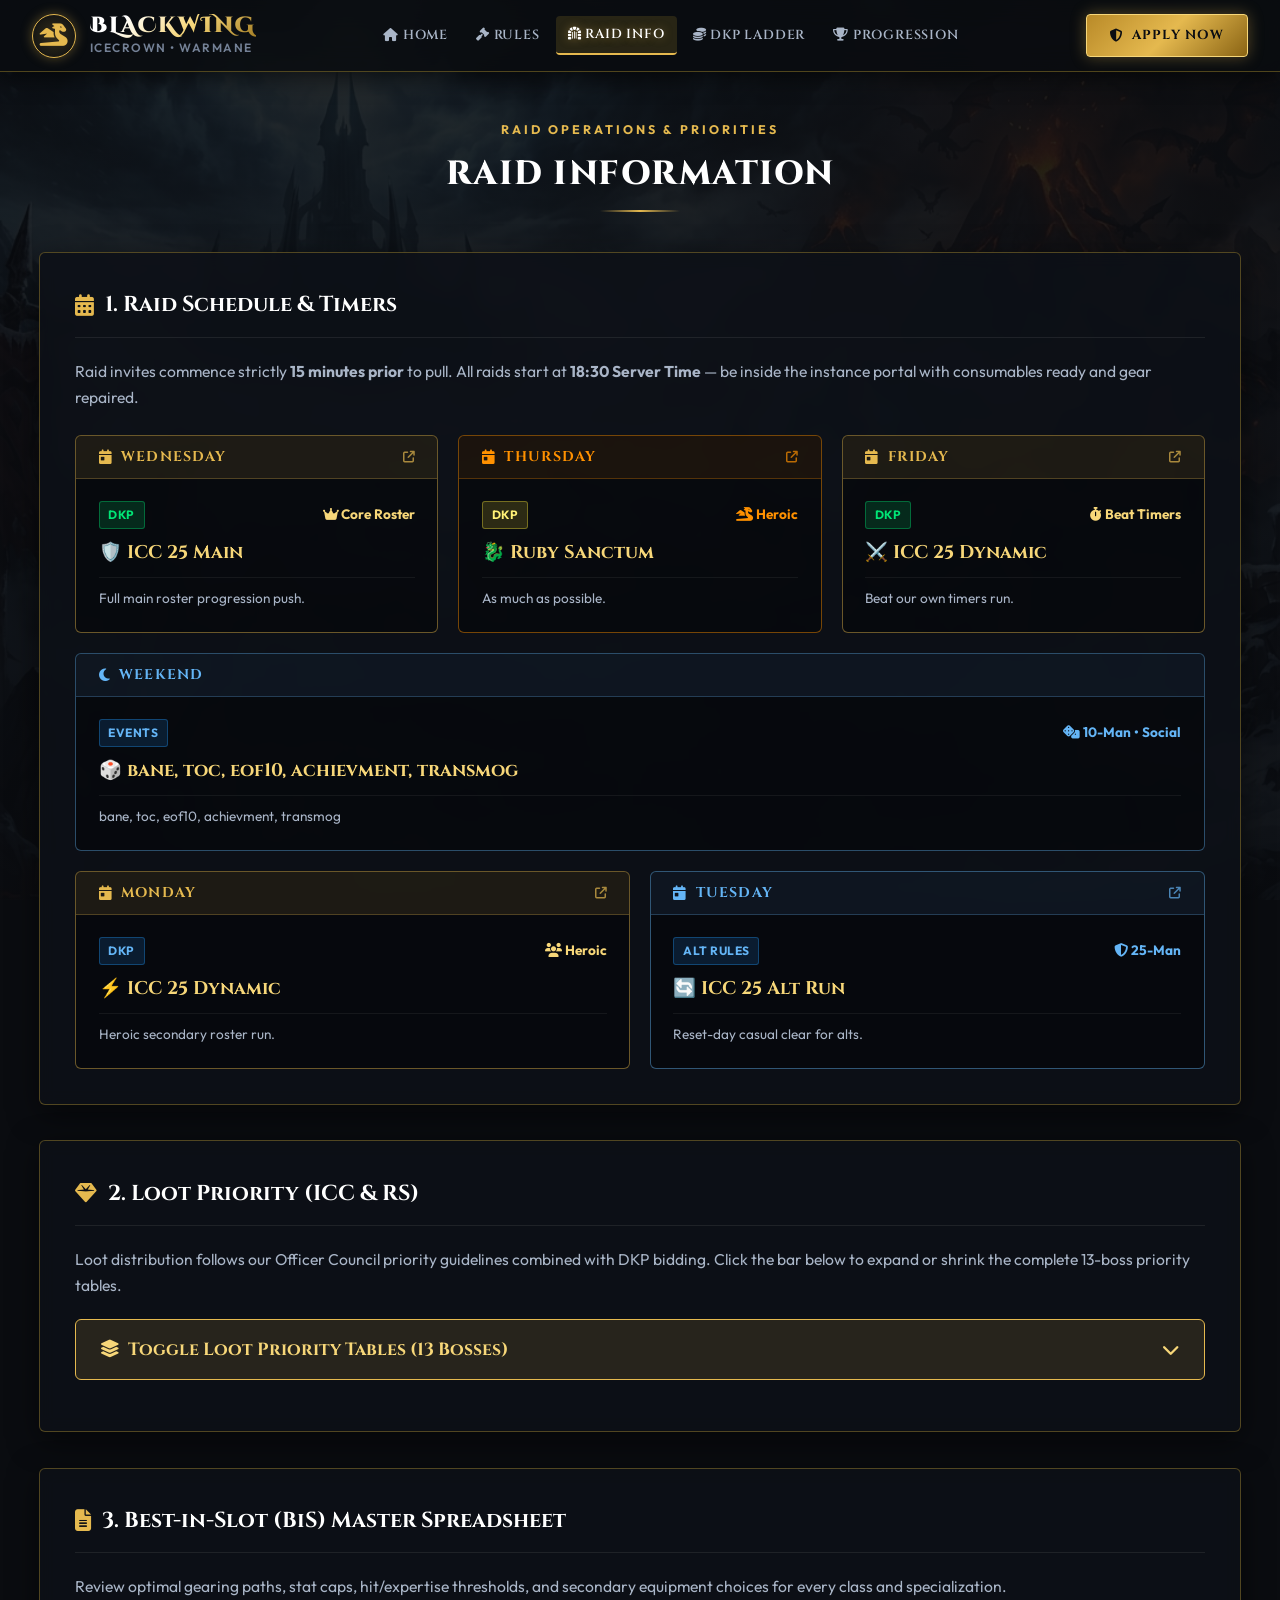
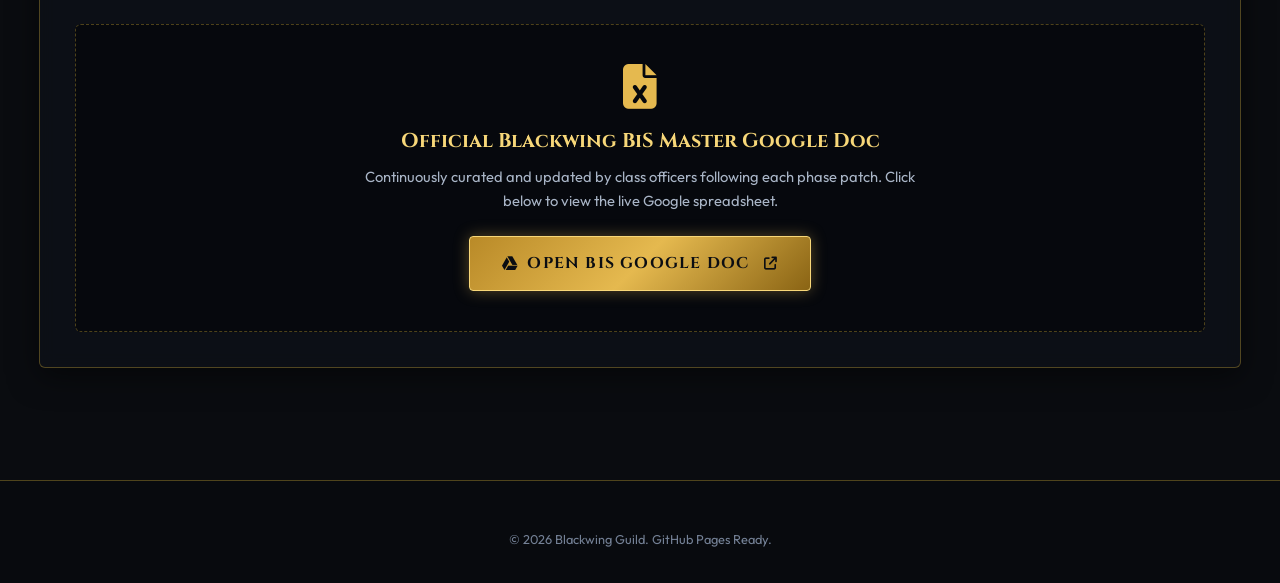
<file: raids.html>
<!DOCTYPE html>
<html lang="en">

<head>
  <meta charset="UTF-8">
  <meta name="viewport" content="width=device-width, initial-scale=1.0">
  <title>Raid Info & Loot Priority | Blackwing</title>
  <meta name="description"
    content="Raid schedules, boss loot priorities, and official BiS lists for Blackwing.">
  <link rel="icon" type="image/svg+xml" href="favicon.svg">
  <link rel="stylesheet" href="https://cdnjs.cloudflare.com/ajax/libs/font-awesome/6.5.1/css/all.min.css">
  <link rel="stylesheet" href="css/style.css">
  <style>
    .loot-main-toggle-btn {
      width: 100%;
      background: rgba(229, 185, 79, 0.12);
      border: 1px solid var(--gold-primary);
      padding: 1.1rem 1.5rem;
      border-radius: 6px;
      color: var(--gold-light);
      font-family: var(--font-heading);
      font-size: 1.1rem;
      font-weight: 700;
      display: flex;
      justify-content: space-between;
      align-items: center;
      cursor: pointer;
      transition: all var(--transition-fast);
      margin-bottom: 1rem;
    }

    .loot-main-toggle-btn:hover {
      background: rgba(229, 185, 79, 0.22);
      color: #ffffff;
      box-shadow: 0 0 15px rgba(229, 185, 79, 0.25);
    }

    .loot-main-toggle-btn i.toggle-icon {
      transition: transform var(--transition-fast);
    }

    .loot-main-toggle-btn.expanded i.toggle-icon {
      transform: rotate(180deg);
    }

    .loot-container {
      display: none;
      transition: all var(--transition-normal);
    }

    .loot-container.expanded {
      display: block;
      animation: fadeIn 0.3s ease-out;
    }

    .boss-accordion-btn {
      width: 100%;
      background: rgba(13, 16, 23, 0.7);
      border: 1px solid rgba(212, 175, 55, 0.3);
      padding: 0.9rem 1.25rem;
      border-radius: 4px;
      color: var(--text-primary);
      font-family: var(--font-heading);
      font-size: 0.98rem;
      font-weight: 600;
      display: flex;
      justify-content: space-between;
      align-items: center;
      cursor: pointer;
      transition: all var(--transition-fast);
    }

    .boss-accordion-btn:hover {
      border-color: var(--gold-light);
      background: rgba(229, 185, 79, 0.08);
      color: var(--gold-light);
    }

    .boss-accordion-btn.open {
      border-color: var(--gold-primary);
      background: rgba(20, 24, 34, 0.9);
      color: var(--gold-light);
      border-bottom-left-radius: 0;
      border-bottom-right-radius: 0;
    }

    .boss-accordion-btn.open i.boss-chevron {
      transform: rotate(180deg);
      color: var(--gold-primary);
    }

    .boss-accordion-body {
      display: none;
      background: rgba(0, 0, 0, 0.45);
      border: 1px solid var(--border-gold);
      border-top: none;
      border-bottom-left-radius: 4px;
      border-bottom-right-radius: 4px;
      padding: 1rem;
      overflow-x: auto;
    }

    .boss-accordion-body.open {
      display: block;
      animation: fadeIn 0.2s ease-out;
    }

    .boss-chevron {
      transition: transform var(--transition-fast);
      font-size: 0.85rem;
      color: var(--text-muted);
    }
  </style>
  <!-- Cavern of Time Tooltips -->
  <script>const aowow_tooltips = { "colorlinks": true, "iconizelinks": true, "renamelinks": false };</script>
  <script src="https://wotlk.cavernoftime.com/static/widgets/power.js"></script>
</head>

<body>

  <!-- Top Sticky Navigation Bar -->
  <header class="site-header" id="mainHeader">
    <div class="nav-container">
      <a href="index.html" class="guild-brand">
        <div class="guild-crest"><i class="fa-solid fa-dragon"></i></div>
        <div class="guild-info-title">
          <span class="guild-name">BLACKWING</span>
          <span class="guild-realm">Icecrown &bull; Warmane</span>
        </div>
      </a>

      <nav aria-label="Main Navigation">
        <ul class="nav-menu" id="navMenu">
          <li class="nav-item"><a href="index.html" class="nav-link"><i class="fa-solid fa-house"></i> Home</a></li>
          <li class="nav-item"><a href="rules.html" class="nav-link"><i class="fa-solid fa-gavel"></i> Rules</a></li>
          <li class="nav-item"><a href="raids.html" class="nav-link active"><i class="fa-solid fa-dungeon"></i> Raid
              Info</a></li>
          <li class="nav-item"><a href="dkp.html" class="nav-link"><i class="fa-solid fa-coins"></i> DKP Ladder</a></li>
          <li class="nav-item"><a href="progression.html" class="nav-link"><i class="fa-solid fa-trophy"></i>
              Progression</a></li>

        </ul>
      </nav>

      <div class="nav-actions">
        <a href="recruitment.html" class="btn-primary">
          <i class="fa-solid fa-shield-halved"></i> Apply Now
        </a>
        <button class="nav-toggle" id="navToggle" aria-label="Toggle navigation menu">
          <i class="fa-solid fa-bars"></i>
        </button>
      </div>
    </div>
  </header>

  <!-- Main Content Area -->
  <main class="main-wrapper">
    <div class="section-header">
      <span class="section-tag">Raid Operations &amp; Priorities</span>
      <h1 class="section-title">Raid Information</h1>
    </div>

    <!-- GROUP 1: RAID SCHEDULE -->
    <section class="content-panel" style="margin-bottom: 2.2rem;">
      <h2 class="panel-title"><i class="fa-solid fa-calendar-days"></i> 1. Raid Schedule &amp; Timers</h2>
      <p style="color: var(--text-secondary); margin-bottom: 1.5rem; font-size: 0.98rem; line-height: 1.7;">
        Raid invites commence strictly <strong>15 minutes prior</strong> to pull. All raids start at
        <strong>18:30 Server Time</strong> — be inside the instance portal with consumables ready and gear repaired.
      </p>

      <div style="display: grid; grid-template-columns: repeat(3, 1fr); gap: 1.25rem;">

        <!-- WEDNESDAY — clickable -->
        <a href="progression.html" style="text-decoration: none; display: block; background: rgba(0,0,0,0.4); border: 1px solid rgba(229,185,79,0.45); border-radius: 6px; overflow: hidden; cursor: pointer; transition: border-color 0.2s, box-shadow 0.2s;" onmouseover="this.style.borderColor='rgba(229,185,79,0.9)';this.style.boxShadow='0 0 18px rgba(229,185,79,0.2)'" onmouseout="this.style.borderColor='rgba(229,185,79,0.45)';this.style.boxShadow='none'">
          <div style="background: rgba(229,185,79,0.1); border-bottom: 1px solid rgba(229,185,79,0.25); padding: 0.6rem 1.4rem; display: flex; align-items: center; justify-content: space-between;">
            <div style="display: flex; align-items: center; gap: 0.6rem;">
              <i class="fa-solid fa-calendar-day" style="color: var(--gold-primary); font-size: 0.9rem;"></i>
              <span style="color: var(--gold-primary); font-family: var(--font-heading); font-weight: 700; font-size: 0.88rem; letter-spacing: 0.08em; text-transform: uppercase;">Wednesday</span>
            </div>
            <i class="fa-solid fa-arrow-up-right-from-square" style="color: var(--gold-primary); font-size: 0.75rem; opacity: 0.7;"></i>
          </div>
          <div style="padding: 1.4rem;">
            <div style="display: flex; justify-content: space-between; align-items: center; margin-bottom: 0.6rem;">
              <span class="dkp-rank-badge badge-core">DKP</span>
              <span style="color: var(--gold-light); font-weight: 700; font-size: 0.85rem;"><i class="fa-solid fa-crown"></i> Core Roster</span>
            </div>
            <h3 style="font-family: var(--font-heading); color: var(--gold-light); font-size: 1.15rem; margin-bottom: 0.4rem;">
              🛡️ ICC 25 Main
            </h3>
            <div style="font-size: 0.85rem; color: var(--text-secondary); border-top: 1px solid rgba(255,255,255,0.06); padding-top: 0.6rem; margin-top: 0.6rem;">
              Full main roster progression push.
            </div>
          </div>
        </a>

        <!-- THURSDAY — clickable -->
        <a href="progression.html" style="text-decoration: none; display: block; background: rgba(0,0,0,0.4); border: 1px solid rgba(255,145,0,0.45); border-radius: 6px; overflow: hidden; cursor: pointer; transition: border-color 0.2s, box-shadow 0.2s;" onmouseover="this.style.borderColor='rgba(255,145,0,0.9)';this.style.boxShadow='0 0 18px rgba(255,145,0,0.2)'" onmouseout="this.style.borderColor='rgba(255,145,0,0.45)';this.style.boxShadow='none'">
          <div style="background: rgba(255,145,0,0.08); border-bottom: 1px solid rgba(255,145,0,0.25); padding: 0.6rem 1.4rem; display: flex; align-items: center; justify-content: space-between;">
            <div style="display: flex; align-items: center; gap: 0.6rem;">
              <i class="fa-solid fa-calendar-day" style="color: #ff9100; font-size: 0.9rem;"></i>
              <span style="color: #ff9100; font-family: var(--font-heading); font-weight: 700; font-size: 0.88rem; letter-spacing: 0.08em; text-transform: uppercase;">Thursday</span>
            </div>
            <i class="fa-solid fa-arrow-up-right-from-square" style="color: #ff9100; font-size: 0.75rem; opacity: 0.7;"></i>
          </div>
          <div style="padding: 1.4rem;">
            <div style="display: flex; justify-content: space-between; align-items: center; margin-bottom: 0.6rem;">
              <span class="dkp-rank-badge badge-trial">DKP</span>
              <span style="color: #ff9100; font-weight: 700; font-size: 0.85rem;"><i class="fa-solid fa-dragon"></i> Heroic</span>
            </div>
            <h3 style="font-family: var(--font-heading); color: var(--gold-light); font-size: 1.15rem; margin-bottom: 0.4rem;">
              🐉 Ruby Sanctum
            </h3>
            <div style="font-size: 0.85rem; color: var(--text-secondary); border-top: 1px solid rgba(255,255,255,0.06); padding-top: 0.6rem; margin-top: 0.6rem;">
              As much as possible.
            </div>
          </div>
        </a>

        <!-- FRIDAY — clickable -->
        <a href="progression.html" style="text-decoration: none; display: block; background: rgba(0,0,0,0.4); border: 1px solid rgba(229,185,79,0.45); border-radius: 6px; overflow: hidden; cursor: pointer; transition: border-color 0.2s, box-shadow 0.2s;" onmouseover="this.style.borderColor='rgba(229,185,79,0.9)';this.style.boxShadow='0 0 18px rgba(229,185,79,0.2)'" onmouseout="this.style.borderColor='rgba(229,185,79,0.45)';this.style.boxShadow='none'">
          <div style="background: rgba(229,185,79,0.1); border-bottom: 1px solid rgba(229,185,79,0.25); padding: 0.6rem 1.4rem; display: flex; align-items: center; justify-content: space-between;">
            <div style="display: flex; align-items: center; gap: 0.6rem;">
              <i class="fa-solid fa-calendar-day" style="color: var(--gold-primary); font-size: 0.9rem;"></i>
              <span style="color: var(--gold-primary); font-family: var(--font-heading); font-weight: 700; font-size: 0.88rem; letter-spacing: 0.08em; text-transform: uppercase;">Friday</span>
            </div>
            <i class="fa-solid fa-arrow-up-right-from-square" style="color: var(--gold-primary); font-size: 0.75rem; opacity: 0.7;"></i>
          </div>
          <div style="padding: 1.4rem;">
            <div style="display: flex; justify-content: space-between; align-items: center; margin-bottom: 0.6rem;">
              <span class="dkp-rank-badge badge-core">DKP</span>
              <span style="color: var(--gold-light); font-weight: 700; font-size: 0.85rem;"><i class="fa-solid fa-stopwatch"></i> Beat Timers</span>
            </div>
            <h3 style="font-family: var(--font-heading); color: var(--gold-light); font-size: 1.15rem; margin-bottom: 0.4rem;">
              ⚔️ ICC 25 Dynamic
            </h3>
            <div style="font-size: 0.85rem; color: var(--text-secondary); border-top: 1px solid rgba(255,255,255,0.06); padding-top: 0.6rem; margin-top: 0.6rem;">
              Beat our own timers run.
            </div>
          </div>
        </a>

        <!-- WEEKEND: EVENTS — not clickable, full width -->
        <div style="grid-column: 1 / -1; background: rgba(0,0,0,0.4); border: 1px solid rgba(100,181,246,0.4); border-radius: 6px; overflow: hidden;">
          <div style="background: rgba(100,181,246,0.08); border-bottom: 1px solid rgba(100,181,246,0.25); padding: 0.6rem 1.4rem; display: flex; align-items: center; gap: 0.6rem;">
            <i class="fa-solid fa-moon" style="color: #64b5f6; font-size: 0.9rem;"></i>
            <span style="color: #64b5f6; font-family: var(--font-heading); font-weight: 700; font-size: 0.88rem; letter-spacing: 0.08em; text-transform: uppercase;">Weekend</span>
          </div>
          <div style="padding: 1.4rem;">
            <div style="display: flex; justify-content: space-between; align-items: center; margin-bottom: 0.6rem;">
              <span class="dkp-rank-badge badge-raider">Events</span>
              <span style="color: #64b5f6; font-weight: 700; font-size: 0.85rem;"><i class="fa-solid fa-dice"></i> 10-Man &bull; Social</span>
            </div>
            <h3 style="font-family: var(--font-heading); color: var(--gold-light); font-size: 1.15rem; margin-bottom: 0.4rem;">
              🎲 bane, toc, eof10, achievment, transmog
            </h3>
            <div style="font-size: 0.85rem; color: var(--text-secondary); border-top: 1px solid rgba(255,255,255,0.06); padding-top: 0.6rem; margin-top: 0.6rem;">
              bane, toc, eof10, achievment, transmog
            </div>
          </div>
        </div>

        <!-- 3RD ROW: MONDAY & TUESDAY — separate boxes -->
        <div style="grid-column: 1 / -1; display: grid; grid-template-columns: 1fr 1fr; gap: 1.25rem;">

          <!-- MONDAY — clickable -->
          <a href="progression.html" style="text-decoration: none; display: block; background: rgba(0,0,0,0.4); border: 1px solid rgba(229,185,79,0.45); border-radius: 6px; overflow: hidden; cursor: pointer; transition: border-color 0.2s, box-shadow 0.2s;" onmouseover="this.style.borderColor='rgba(229,185,79,0.9)';this.style.boxShadow='0 0 18px rgba(229,185,79,0.2)'" onmouseout="this.style.borderColor='rgba(229,185,79,0.45)';this.style.boxShadow='none'">
            <div style="background: rgba(229,185,79,0.1); border-bottom: 1px solid rgba(229,185,79,0.25); padding: 0.6rem 1.4rem; display: flex; align-items: center; justify-content: space-between;">
              <div style="display: flex; align-items: center; gap: 0.6rem;">
                <i class="fa-solid fa-calendar-day" style="color: var(--gold-primary); font-size: 0.9rem;"></i>
                <span style="color: var(--gold-primary); font-family: var(--font-heading); font-weight: 700; font-size: 0.88rem; letter-spacing: 0.08em; text-transform: uppercase;">Monday</span>
              </div>
              <i class="fa-solid fa-arrow-up-right-from-square" style="color: var(--gold-primary); font-size: 0.75rem; opacity: 0.7;"></i>
            </div>
            <div style="padding: 1.4rem;">
              <div style="display: flex; justify-content: space-between; align-items: center; margin-bottom: 0.6rem;">
                <span class="dkp-rank-badge badge-raider">DKP</span>
                <span style="color: var(--gold-light); font-weight: 700; font-size: 0.85rem;"><i class="fa-solid fa-users"></i> Heroic</span>
              </div>
              <h3 style="font-family: var(--font-heading); color: var(--gold-light); font-size: 1.15rem; margin-bottom: 0.4rem;">
                ⚡ ICC 25 Dynamic
              </h3>
              <div style="font-size: 0.85rem; color: var(--text-secondary); border-top: 1px solid rgba(255,255,255,0.06); padding-top: 0.6rem; margin-top: 0.6rem;">
                Heroic secondary roster run.
              </div>
            </div>
          </a>

          <!-- TUESDAY — clickable -->
          <a href="progression.html" style="text-decoration: none; display: block; background: rgba(0,0,0,0.4); border: 1px solid rgba(100,181,246,0.45); border-radius: 6px; overflow: hidden; cursor: pointer; transition: border-color 0.2s, box-shadow 0.2s;" onmouseover="this.style.borderColor='rgba(100,181,246,0.9)';this.style.boxShadow='0 0 18px rgba(100,181,246,0.2)'" onmouseout="this.style.borderColor='rgba(100,181,246,0.45)';this.style.boxShadow='none'">
            <div style="background: rgba(100,181,246,0.08); border-bottom: 1px solid rgba(100,181,246,0.25); padding: 0.6rem 1.4rem; display: flex; align-items: center; justify-content: space-between;">
              <div style="display: flex; align-items: center; gap: 0.6rem;">
                <i class="fa-solid fa-calendar-day" style="color: #64b5f6; font-size: 0.9rem;"></i>
                <span style="color: #64b5f6; font-family: var(--font-heading); font-weight: 700; font-size: 0.88rem; letter-spacing: 0.08em; text-transform: uppercase;">Tuesday</span>
              </div>
              <i class="fa-solid fa-arrow-up-right-from-square" style="color: #64b5f6; font-size: 0.75rem; opacity: 0.7;"></i>
            </div>
            <div style="padding: 1.4rem;">
              <div style="display: flex; justify-content: space-between; align-items: center; margin-bottom: 0.6rem;">
                <span class="dkp-rank-badge badge-raider">Alt Rules</span>
                <span style="color: #64b5f6; font-weight: 700; font-size: 0.85rem;"><i class="fa-solid fa-shield-halved"></i> 25-Man</span>
              </div>
              <h3 style="font-family: var(--font-heading); color: var(--gold-light); font-size: 1.15rem; margin-bottom: 0.4rem;">
                🔄 ICC 25 Alt Run
              </h3>
              <div style="font-size: 0.85rem; color: var(--text-secondary); border-top: 1px solid rgba(255,255,255,0.06); padding-top: 0.6rem; margin-top: 0.6rem;">
                Reset-day casual clear for alts.
              </div>
            </div>
          </a>

        </div>

      </div>
    </section>

    <!-- GROUP 2: LOOT PRIORITY (COLLAPSIBLE WITH 13 BOSS SECTIONS) -->
    <section class="content-panel" style="margin-bottom: 2.2rem;">
      <h2 class="panel-title"><i class="fa-solid fa-gem"></i> 2. Loot Priority (ICC &amp; RS)</h2>
      <p style="color: var(--text-secondary); margin-bottom: 1.25rem; font-size: 0.98rem; line-height: 1.7;">
        Loot distribution follows our Officer Council priority guidelines combined with DKP bidding. Click the bar below
        to expand or shrink the complete 13-boss priority tables.
      </p>

      <!-- Main Collapsible Header for Loot Prio -->
      <button class="loot-main-toggle-btn" id="lootMainToggleBtn" type="button" aria-expanded="false">
        <span><i class="fa-solid fa-layer-group"></i> &nbsp;Toggle Loot Priority Tables (13 Bosses)</span>
        <i class="fa-solid fa-chevron-down toggle-icon" id="lootToggleIcon"></i>
      </button>

      <!-- Collapsible Container holding 13 Boss Sections -->
      <div class="loot-container" id="lootContainer">
        <div style="display: flex; flex-direction: column; gap: 0.75rem;">

          <!-- Boss 1: Lord Marrowgar -->
          <div class="boss-section">
            <button class="boss-accordion-btn" type="button">
              <span><i class="fa-solid fa-skull"></i> 1. Lord Marrowgar</span>
              <i class="fa-solid fa-chevron-down boss-chevron"></i>
            </button>
            <div class="boss-accordion-body">
              <table class="loot-prio-table">
                <thead>
                  <tr>
                    <th>Item Name</th>
                    <th>Type / Slot</th>
                    <th>Class / Spec Priority</th>
                  </tr>
                </thead>
                <tbody>
                  <tr>
                    <td class="item-epic"><a href="https://wotlk.cavernoftime.com/item=50613" target="_blank" rel="noopener noreferrer" class="item-link">Crushing Coldwraith Belt</a></td>
                    <td>Cloth Waist</td>
                    <td>TTW, Arc, Sp, Disc, Boomie, locks &gt; Hpriest, Ele</td>
                  </tr>
                  <tr>
                    <td class="item-epic"><a href="https://wotlk.cavernoftime.com/item=50607" target="_blank" rel="noopener noreferrer" class="item-link">Frostbitten Fur Boots</a></td>
                    <td>Leather Feet</td>
                    <td>Cat, Bear, Combat, Assa &gt; Ret</td>
                  </tr>
                  <tr>
                    <td class="item-epic"><a href="https://wotlk.cavernoftime.com/item=50609" target="_blank" rel="noopener noreferrer" class="item-link">Bone Sentinel's Amulet</a></td>
                    <td>Neck</td>
                    <td>Rdruid, Hpriest &gt; Sp, TTW, Arc, Boomie, Affli, Demo &gt; Disc</td>
                  </tr>
                  <tr>
                    <td class="item-epic"><a href="https://wotlk.cavernoftime.com/item=50604" target="_blank" rel="noopener noreferrer" class="item-link">Band of the Bone Colossus</a></td>
                    <td>Finger</td>
                    <td>Cat, Enha, Assa &gt; Combat, Ret</td>
                  </tr>
                  <tr>
                    <td class="item-epic"><a href="https://wotlk.cavernoftime.com/item=50614" target="_blank" rel="noopener noreferrer" class="item-link">Loop of the Endless Labyrinth</a></td>
                    <td>Finger</td>
                    <td>Boomie, mage, sp &gt; demo</td>
                  </tr>
                  <tr>
                    <td class="item-epic"><a href="https://wotlk.cavernoftime.com/item=50610" target="_blank" rel="noopener noreferrer" class="item-link">Marrowgar's Frigid Eye</a></td>
                    <td>Finger</td>
                    <td>Hpala, Rsham, Rdruid &gt; Disc, Hpriest</td>
                  </tr>
                  <tr>
                    <td class="item-epic"><a href="https://wotlk.cavernoftime.com/item=50608" target="_blank" rel="noopener noreferrer" class="item-link">Frozen Bonespike</a></td>
                    <td>1H Dagger</td>
                    <td>TTW, Arc, Disc, Sp, Boomie &gt; others</td>
                  </tr>
                  <tr>
                    <td class="item-epic"><a href="https://wotlk.cavernoftime.com/item=50709" target="_blank" rel="noopener noreferrer" class="item-link">Bryntroll, the Bone Arbiter</a></td>
                    <td>2H Axe</td>
                    <td>BDK &gt; Ret, Fury, UDK</td>
                  </tr>
                  <tr>
                    <td class="item-epic"><a href="https://wotlk.cavernoftime.com/item=50616" target="_blank" rel="noopener noreferrer" class="item-link">Bulwark of Smoldering Steel</a></td>
                    <td>Shield</td>
                    <td>Hpal, Rsham/Esham</td>
                  </tr>
                </tbody>
              </table>
            </div>
          </div>

          <!-- Boss 2: Lady Deathwhisper -->
          <div class="boss-section">
            <button class="boss-accordion-btn" type="button">
              <span><i class="fa-solid fa-skull"></i> 2. Lady Deathwhisper</span>
              <i class="fa-solid fa-chevron-down boss-chevron"></i>
            </button>
            <div class="boss-accordion-body">
              <table class="loot-prio-table">
                <thead>
                  <tr>
                    <th>Item Name</th>
                    <th>Type / Slot</th>
                    <th>Class / Spec Priority</th>
                  </tr>
                </thead>
                <tbody>
                  <tr>
                    <td class="item-epic"><a href="https://wotlk.cavernoftime.com/item=50619" target="_blank" rel="noopener noreferrer" class="item-link">The Lady's Brittle Bracers</a></td>
                    <td>Cloth Wrist</td>
                    <td>DPS Casters</td>
                  </tr>
                  <tr>
                    <td class="item-epic"><a href="https://wotlk.cavernoftime.com/item=50645" target="_blank" rel="noopener noreferrer" class="item-link">Leggings of Northern Lights</a></td>
                    <td>Mail Legs</td>
                    <td>MM &gt; Fury &gt; Any</td>
                  </tr>
                  <tr>
                    <td class="item-epic"><a href="https://wotlk.cavernoftime.com/item=50647" target="_blank" rel="noopener noreferrer" class="item-link">Ahn'kahar Onyx Neckguard</a></td>
                    <td>Neck</td>
                    <td>UDK, Ret, Fury &gt; FDK</td>
                  </tr>
                  <tr>
                    <td class="item-epic"><a href="https://wotlk.cavernoftime.com/item=50644" target="_blank" rel="noopener noreferrer" class="item-link">Ring of Maddening Whispers</a></td>
                    <td>Finger</td>
                    <td>Disc, Hpriest, Mage &gt; others</td>
                  </tr>
                </tbody>
              </table>
            </div>
          </div>

          <!-- Boss 3: Icecrown Gunship Battle -->
          <div class="boss-section">
            <button class="boss-accordion-btn" type="button">
              <span><i class="fa-solid fa-skull"></i> 3. Icecrown Gunship Battle</span>
              <i class="fa-solid fa-chevron-down boss-chevron"></i>
            </button>
            <div class="boss-accordion-body">
              <table class="loot-prio-table">
                <thead>
                  <tr>
                    <th>Item Name</th>
                    <th>Type / Slot</th>
                    <th>Class / Spec Priority</th>
                  </tr>
                </thead>
                <tbody>
                  <tr>
                    <td class="item-epic"><a href="https://wotlk.cavernoftime.com/item=50653" target="_blank" rel="noopener noreferrer" class="item-link">Shadowvault Slayer's Cloak</a></td>
                    <td>Back</td>
                    <td>Feral, Assa, Ret, Arpen Enha &gt; Combat, Fury &gt; Others</td>
                  </tr>
                  <tr>
                    <td class="item-epic"><a href="https://wotlk.cavernoftime.com/item=50656" target="_blank" rel="noopener noreferrer" class="item-link">Ikfirus's Sack of Wonders</a></td>
                    <td>Leather Chest</td>
                    <td>Rogues, Bear</td>
                  </tr>
                  <tr>
                    <td class="item-epic"><a href="https://wotlk.cavernoftime.com/item=50665" target="_blank" rel="noopener noreferrer" class="item-link">Boots of Unnatural Growth</a></td>
                    <td>Leather Feet</td>
                    <td>Rdudu</td>
                  </tr>
                  <tr>
                    <td class="item-epic"><a href="https://wotlk.cavernoftime.com/item=50655" target="_blank" rel="noopener noreferrer" class="item-link">Scourge Hunter's Vambraces</a></td>
                    <td>Mail Wrist</td>
                    <td>MM, Enh &gt; Ret, Fury, DKs</td>
                  </tr>
                  <tr>
                    <td class="item-epic"><a href="https://wotlk.cavernoftime.com/item=50660" target="_blank" rel="noopener noreferrer" class="item-link">Boneguard Commander's Pauldrons</a></td>
                    <td>Plate Shoulder</td>
                    <td>Prot pal</td>
                  </tr>
                  <tr>
                    <td class="item-epic"><a href="https://wotlk.cavernoftime.com/item=50657" target="_blank" rel="noopener noreferrer" class="item-link">Gunship Captain's Mittens</a></td>
                    <td>Cloth Hands</td>
                    <td>boomie &gt; sp,demo</td>
                  </tr>
                  <tr>
                    <td class="item-epic"><a href="https://wotlk.cavernoftime.com/item=50658" target="_blank" rel="noopener noreferrer" class="item-link">Amulet of Silent Eulogy</a></td>
                    <td>Neck</td>
                    <td>Spriest, Warlocks &gt; Others</td>
                  </tr>
                  <tr>
                    <td class="item-epic"><a href="https://wotlk.cavernoftime.com/item=50664" target="_blank" rel="noopener noreferrer" class="item-link">Ring of Rapid Ascent</a></td>
                    <td>Finger</td>
                    <td>any caster or heal except demo, hpriest, rdudu</td>
                  </tr>
                  <tr>
                    <td class="item-epic"><a href="https://wotlk.cavernoftime.com/item=50366" target="_blank" rel="noopener noreferrer" class="item-link">Althor's Abacus</a></td>
                    <td>Trinket</td>
                    <td>all healers &gt; hpal</td>
                  </tr>
                  <tr>
                    <td class="item-epic"><a href="https://wotlk.cavernoftime.com/item=50654" target="_blank" rel="noopener noreferrer" class="item-link">Scourgeborne Waraxe</a></td>
                    <td>1H Axe</td>
                    <td>Combat &gt; others</td>
                  </tr>
                </tbody>
              </table>
            </div>
          </div>

          <!-- Boss 4: Deathbringer Saurfang -->
          <div class="boss-section">
            <button class="boss-accordion-btn" type="button">
              <span><i class="fa-solid fa-skull"></i> 4. Deathbringer Saurfang</span>
              <i class="fa-solid fa-chevron-down boss-chevron"></i>
            </button>
            <div class="boss-accordion-body">
              <table class="loot-prio-table">
                <thead>
                  <tr>
                    <th>Item Name</th>
                    <th>Type / Slot</th>
                    <th>Class / Spec Priority</th>
                  </tr>
                </thead>
                <tbody>
                  <tr>
                    <td class="item-epic"><a href="https://wotlk.cavernoftime.com/item=50668" target="_blank" rel="noopener noreferrer" class="item-link">Greatcloak of the Turned Champion</a></td>
                    <td>Back</td>
                    <td>Rdruid, Hpriest &gt; casters &gt; disco</td>
                  </tr>
                  <tr>
                    <td class="item-epic"><a href="https://wotlk.cavernoftime.com/item=50670" target="_blank" rel="noopener noreferrer" class="item-link">Toskk's Maximized Wristguards</a></td>
                    <td>Leather Wrist</td>
                    <td>Combat, FDK, Cat, Fury</td>
                  </tr>
                  <tr>
                    <td class="item-epic"><a href="https://wotlk.cavernoftime.com/item=50671" target="_blank" rel="noopener noreferrer" class="item-link">Belt of the Blood Nova</a></td>
                    <td>Mail Waist</td>
                    <td>Hpala, Rsham</td>
                  </tr>
                  <tr>
                    <td class="item-epic"><a href="https://wotlk.cavernoftime.com/item=50363" target="_blank" rel="noopener noreferrer" class="item-link">Deathbringer's Will</a></td>
                    <td>Trinket</td>
                    <td>Feral, Hunter, Combat, Fury, DKs, Arpen Enha</td>
                  </tr>
                  <tr>
                    <td class="item-epic"><a href="https://wotlk.cavernoftime.com/item=50672" target="_blank" rel="noopener noreferrer" class="item-link">Bloodvenom Blade</a></td>
                    <td>1H Sword</td>
                    <td>FDK, Combat, Ppala &gt; Others</td>
                  </tr>
                </tbody>
              </table>
            </div>
          </div>

          <!-- Boss 5: Festergut -->
          <div class="boss-section">
            <button class="boss-accordion-btn" type="button">
              <span><i class="fa-solid fa-skull"></i> 5. Festergut</span>
              <i class="fa-solid fa-chevron-down boss-chevron"></i>
            </button>
            <div class="boss-accordion-body">
              <table class="loot-prio-table">
                <thead>
                  <tr>
                    <th>Item Name</th>
                    <th>Type / Slot</th>
                    <th>Class / Spec Priority</th>
                  </tr>
                </thead>
                <tbody>
                  <tr>
                    <td class="item-epic"><a href="https://wotlk.cavernoftime.com/item=50702" target="_blank" rel="noopener noreferrer" class="item-link">Lingering Illness</a></td>
                    <td>Cloth Waist</td>
                    <td>Hpriest, Mage &gt; Disc &gt; Others</td>
                  </tr>
                  <tr>
                    <td class="item-epic"><a href="https://wotlk.cavernoftime.com/item=50694" target="_blank" rel="noopener noreferrer" class="item-link">Plaguebringer's Stained Pants</a></td>
                    <td>Cloth Legs</td>
                    <td>SP, Arcane, Warlocks, Hpala, Boomie &gt; Others</td>
                  </tr>
                  <tr>
                    <td class="item-epic"><a href="https://wotlk.cavernoftime.com/item=50699" target="_blank" rel="noopener noreferrer" class="item-link">Plague Scientist's Boots</a></td>
                    <td>Cloth Feet</td>
                    <td>all casters, rsham, disco, hpriest</td>
                  </tr>
                  <tr>
                    <td class="item-epic"><a href="https://wotlk.cavernoftime.com/item=50697" target="_blank" rel="noopener noreferrer" class="item-link">Gangrenous Leggings</a></td>
                    <td>Leather Legs</td>
                    <td>Combat</td>
                  </tr>
                  <tr>
                    <td class="item-epic"><a href="https://wotlk.cavernoftime.com/item=50698" target="_blank" rel="noopener noreferrer" class="item-link">Horrific Flesh Epaulets</a></td>
                    <td>Mail Shoulder</td>
                    <td>Ele &gt; Rsham, Hpal</td>
                  </tr>
                  <tr>
                    <td class="item-epic"><a href="https://wotlk.cavernoftime.com/item=50703" target="_blank" rel="noopener noreferrer" class="item-link">Unclean Surgical Gloves</a></td>
                    <td>Mail Hands</td>
                    <td>Rsham &gt; Hpala</td>
                  </tr>
                  <tr>
                    <td class="item-epic"><a href="https://wotlk.cavernoftime.com/item=50688" target="_blank" rel="noopener noreferrer" class="item-link">Nerub'ar Stalker Cord</a></td>
                    <td>Mail Waist</td>
                    <td>Hunter, Enha &gt; Ret AGI &gt; Others</td>
                  </tr>
                  <tr>
                    <td class="item-epic"><a href="https://wotlk.cavernoftime.com/item=50690" target="_blank" rel="noopener noreferrer" class="item-link">Fleshrending Gauntlets</a></td>
                    <td>Plate Hands</td>
                    <td>Ret, UDK &gt; others</td>
                  </tr>
                  <tr>
                    <td class="item-epic"><a href="https://wotlk.cavernoftime.com/item=50700" target="_blank" rel="noopener noreferrer" class="item-link">Holiday's Grace</a></td>
                    <td>Neck</td>
                    <td>Disc &gt; Others</td>
                  </tr>
                  <tr>
                    <td class="item-epic"><a href="https://wotlk.cavernoftime.com/item=50693" target="_blank" rel="noopener noreferrer" class="item-link">Might of Blight</a></td>
                    <td>Finger</td>
                    <td>DKs &gt; Fury &gt; others</td>
                  </tr>
                  <tr>
                    <td class="item-epic"><a href="https://wotlk.cavernoftime.com/item=50695" target="_blank" rel="noopener noreferrer" class="item-link">Distant Land</a></td>
                    <td>2H Staff</td>
                    <td>Cat &gt; others</td>
                  </tr>
                </tbody>
              </table>
            </div>
          </div>

          <!-- Boss 6: Rotface -->
          <div class="boss-section">
            <button class="boss-accordion-btn" type="button">
              <span><i class="fa-solid fa-skull"></i> 6. Rotface</span>
              <i class="fa-solid fa-chevron-down boss-chevron"></i>
            </button>
            <div class="boss-accordion-body">
              <table class="loot-prio-table">
                <thead>
                  <tr>
                    <th>Item Name</th>
                    <th>Type / Slot</th>
                    <th>Class / Spec Priority</th>
                  </tr>
                </thead>
                <tbody>
                  <tr>
                    <td class="item-epic"><a href="https://wotlk.cavernoftime.com/item=50677" target="_blank" rel="noopener noreferrer" class="item-link">Winding Sheet</a></td>
                    <td>Back</td>
                    <td>UDK &gt; FDK, Ret &gt; Fury</td>
                  </tr>
                  <tr>
                    <td class="item-epic"><a href="https://wotlk.cavernoftime.com/item=50686" target="_blank" rel="noopener noreferrer" class="item-link">Death Surgeon's Sleeves</a></td>
                    <td>Cloth Wrist</td>
                    <td>Hpriest, Disc &gt; Other clothies &gt; Boomies</td>
                  </tr>
                  <tr>
                    <td class="item-epic"><a href="https://wotlk.cavernoftime.com/item=50675" target="_blank" rel="noopener noreferrer" class="item-link">Aldriana's Gloves of Secrecy</a></td>
                    <td>Leather Hands</td>
                    <td>Combat, Feral, Fury, FDK, BDK dps <em style="font-size:0.8rem; color:var(--text-muted);">(IF retri wants this item they need to MS change for it)</em></td>
                  </tr>
                  <tr>
                    <td class="item-epic"><a href="https://wotlk.cavernoftime.com/item=50687" target="_blank" rel="noopener noreferrer" class="item-link">Bloodsunder's Bracers</a></td>
                    <td>Mail Wrist</td>
                    <td>Rsham, Ele &gt; Hpala</td>
                  </tr>
                  <tr>
                    <td class="item-epic"><a href="https://wotlk.cavernoftime.com/item=50678" target="_blank" rel="noopener noreferrer" class="item-link">Seal of Many Mouths</a></td>
                    <td>Finger</td>
                    <td>Bear &gt; Ret, Rogue, Cat, Enha</td>
                  </tr>
                  <tr>
                    <td class="item-epic"><a href="https://wotlk.cavernoftime.com/item=50348" target="_blank" rel="noopener noreferrer" class="item-link">Dislodged Foreign Object</a></td>
                    <td>Trinket</td>
                    <td>Fire mage, Affli, Arcane &gt; Others</td>
                  </tr>
                  <tr>
                    <td class="item-epic"><a href="https://wotlk.cavernoftime.com/item=50685" target="_blank" rel="noopener noreferrer" class="item-link">Trauma</a></td>
                    <td>1H Mace</td>
                    <td>Rdruid, Hpriest, Rsham &gt; Hpala, Disc</td>
                  </tr>
                  <tr>
                    <td class="item-epic"><a href="https://wotlk.cavernoftime.com/item=50676" target="_blank" rel="noopener noreferrer" class="item-link">Rib Spreader</a></td>
                    <td>1H Dagger</td>
                    <td>Assa &gt; combat</td>
                  </tr>
                  <tr>
                    <td class="item-epic"><a href="https://wotlk.cavernoftime.com/item=50684" target="_blank" rel="noopener noreferrer" class="item-link">Corpse-Impaling Spike</a></td>
                    <td>Wand</td>
                    <td>Spriest, Disc, Mages, warlock &gt; hpriest</td>
                  </tr>
                </tbody>
              </table>
            </div>
          </div>

          <!-- Boss 7: Professor Putricide -->
          <div class="boss-section">
            <button class="boss-accordion-btn" type="button">
              <span><i class="fa-solid fa-skull"></i> 7. Professor Putricide</span>
              <i class="fa-solid fa-chevron-down boss-chevron"></i>
            </button>
            <div class="boss-accordion-body">
              <table class="loot-prio-table">
                <thead>
                  <tr>
                    <th>Item Name</th>
                    <th>Type / Slot</th>
                    <th>Class / Spec Priority</th>
                  </tr>
                </thead>
                <tbody>
                  <tr>
                    <td class="item-epic"><a href="https://wotlk.cavernoftime.com/item=50707" target="_blank" rel="noopener noreferrer" class="item-link">Astrylian's Sutured Cinch</a></td>
                    <td>Leather Waist</td>
                    <td>Rogue, Feral, Retri, Bear <em style="font-size:0.8rem; color:var(--text-muted);">(IF fury/blood DPS need this item they need to MS change for it)</em></td>
                  </tr>
                  <tr>
                    <td class="item-epic"><a href="https://wotlk.cavernoftime.com/item=50705" target="_blank" rel="noopener noreferrer" class="item-link">Professor's Bloodied Smock</a></td>
                    <td>Leather Chest</td>
                    <td>Rdruid &gt; Boomie</td>
                  </tr>
                  <tr>
                    <td class="item-epic"><a href="https://wotlk.cavernoftime.com/item=50706" target="_blank" rel="noopener noreferrer" class="item-link">Tiny Abomination in a Jar</a></td>
                    <td>Trinket</td>
                    <td>Ret, Assa, Enha &gt; Others</td>
                  </tr>
                  <tr>
                    <td class="item-epic"><a href="https://wotlk.cavernoftime.com/item=50704" target="_blank" rel="noopener noreferrer" class="item-link">Rigormortis</a></td>
                    <td>1H Mace</td>
                    <td>demo, hpala &gt; mage</td>
                  </tr>
                </tbody>
              </table>
            </div>
          </div>

          <!-- Boss 8: Blood Council -->
          <div class="boss-section">
            <button class="boss-accordion-btn" type="button">
              <span><i class="fa-solid fa-skull"></i> 8. Blood Council</span>
              <i class="fa-solid fa-chevron-down boss-chevron"></i>
            </button>
            <div class="boss-accordion-body">
              <table class="loot-prio-table">
                <thead>
                  <tr>
                    <th>Item Name</th>
                    <th>Type / Slot</th>
                    <th>Class / Spec Priority</th>
                  </tr>
                </thead>
                <tbody>
                  <tr>
                    <td class="item-epic"><a href="https://wotlk.cavernoftime.com/item=50717" target="_blank" rel="noopener noreferrer" class="item-link">Sanguine Silk Robes</a></td>
                    <td>Cloth Chest</td>
                    <td>Rdruid, Hpriest</td>
                  </tr>
                  <tr>
                    <td class="item-epic"><a href="https://wotlk.cavernoftime.com/item=50722" target="_blank" rel="noopener noreferrer" class="item-link">San'layn Ritualist Gloves</a></td>
                    <td>Cloth Hands</td>
                    <td>Disco</td>
                  </tr>
                  <tr>
                    <td class="item-epic"><a href="https://wotlk.cavernoftime.com/item=50711" target="_blank" rel="noopener noreferrer" class="item-link">Treads of the Wasteland</a></td>
                    <td>Mail Feet</td>
                    <td>Enha &gt; Ret, Hunter &gt; Others</td>
                  </tr>
                  <tr>
                    <td class="item-epic"><a href="https://wotlk.cavernoftime.com/item=50720" target="_blank" rel="noopener noreferrer" class="item-link">Incardine Band of Mending</a></td>
                    <td>Finger</td>
                    <td>Disc &gt; Others</td>
                  </tr>
                  <tr>
                    <td class="item-epic"><a href="https://wotlk.cavernoftime.com/item=50714" target="_blank" rel="noopener noreferrer" class="item-link">Valanar's Other Signet Ring</a></td>
                    <td>Finger</td>
                    <td>Demo &gt; shadow, ele &gt; Others</td>
                  </tr>
                  <tr>
                    <td class="item-epic"><a href="https://wotlk.cavernoftime.com/item=50719" target="_blank" rel="noopener noreferrer" class="item-link">Shadow Silk Spindle</a></td>
                    <td>Off-Hand</td>
                    <td>Casters/disc except Rdruid/Hpriest</td>
                  </tr>
                  <tr>
                    <td class="item-epic"><a href="https://wotlk.cavernoftime.com/item=50710" target="_blank" rel="noopener noreferrer" class="item-link">Cryptmaker</a></td>
                    <td>2H Mace</td>
                    <td>BDK, Fury, bear &gt; Others</td>
                  </tr>
                </tbody>
              </table>
            </div>
          </div>

          <!-- Boss 9: Blood-Queen Lana'thel -->
          <div class="boss-section">
            <button class="boss-accordion-btn" type="button">
              <span><i class="fa-solid fa-skull"></i> 9. Blood-Queen Lana'thel</span>
              <i class="fa-solid fa-chevron-down boss-chevron"></i>
            </button>
            <div class="boss-accordion-body">
              <table class="loot-prio-table">
                <thead>
                  <tr>
                    <th>Item Name</th>
                    <th>Type / Slot</th>
                    <th>Class / Spec Priority</th>
                  </tr>
                </thead>
                <tbody>
                  <tr>
                    <td class="item-epic"><a href="https://wotlk.cavernoftime.com/item=50724" target="_blank" rel="noopener noreferrer" class="item-link">Blood-Queen's Crimson Choker</a></td>
                    <td>Neck</td>
                    <td>Hpala, Rsham, Disc, Mages, Boomie &gt; Others</td>
                  </tr>
                  <tr>
                    <td class="item-epic"><a href="https://wotlk.cavernoftime.com/item=50728" target="_blank" rel="noopener noreferrer" class="item-link">Lana'thel's Chain of Flagellation</a></td>
                    <td>Neck</td>
                    <td>FDK &gt; FURY, UDK &gt; Ret</td>
                  </tr>
                  <tr>
                    <td class="item-epic"><a href="https://wotlk.cavernoftime.com/item=50727" target="_blank" rel="noopener noreferrer" class="item-link">Bloodfall</a></td>
                    <td>2H Polearm</td>
                    <td>Ret, Bear &gt; Others</td>
                  </tr>
                  <tr>
                    <td class="item-epic"><a href="https://wotlk.cavernoftime.com/item=50725" target="_blank" rel="noopener noreferrer" class="item-link">Dying Light</a></td>
                    <td>Staff</td>
                    <td>Hpriest, Rdruid &gt; Others</td>
                  </tr>
                </tbody>
              </table>
            </div>
          </div>

          <!-- Boss 10: Valithria Dreamwalker -->
          <div class="boss-section">
            <button class="boss-accordion-btn" type="button">
              <span><i class="fa-solid fa-skull"></i> 10. Valithria Dreamwalker</span>
              <i class="fa-solid fa-chevron-down boss-chevron"></i>
            </button>
            <div class="boss-accordion-body">
              <table class="loot-prio-table">
                <thead>
                  <tr>
                    <th>Item Name</th>
                    <th>Type / Slot</th>
                    <th>Class / Spec Priority</th>
                  </tr>
                </thead>
                <tbody>
                  <tr>
                    <td class="item-epic"><a href="https://wotlk.cavernoftime.com/item=50628" target="_blank" rel="noopener noreferrer" class="item-link">Frostbinder's Shredded Cape</a></td>
                    <td>Cloak</td>
                    <td>Casters except Rdruid/Hpriest</td>
                  </tr>
                  <tr>
                    <td class="item-epic"><a href="https://wotlk.cavernoftime.com/item=50629" target="_blank" rel="noopener noreferrer" class="item-link">Robe of the Waking Nightmare</a></td>
                    <td>Cloth Chest</td>
                    <td>TTW mage &gt; Others</td>
                  </tr>
                  <tr>
                    <td class="item-epic"><a href="https://wotlk.cavernoftime.com/item=50188" target="_blank" rel="noopener noreferrer" class="item-link">Anub'ar Stalker Gloves</a></td>
                    <td>Mail Hands</td>
                    <td>Ret, Enha &gt; Others</td>
                  </tr>
                  <tr>
                    <td class="item-epic"><a href="https://wotlk.cavernoftime.com/item=50620" target="_blank" rel="noopener noreferrer" class="item-link">Coldwraith Links</a></td>
                    <td>Plate Waist</td>
                    <td>DKs, Fury &gt; Rets</td>
                  </tr>
                  <tr>
                    <td class="item-epic"><a href="https://wotlk.cavernoftime.com/item=50624" target="_blank" rel="noopener noreferrer" class="item-link">Scourge Reaver's Legplates</a></td>
                    <td>Plate Legs</td>
                    <td>UDK &gt; Others</td>
                  </tr>
                  <tr>
                    <td class="item-epic"><a href="https://wotlk.cavernoftime.com/item=50618" target="_blank" rel="noopener noreferrer" class="item-link">Frostbrood Sapphire Ring</a></td>
                    <td>Finger</td>
                    <td>MM, Combat, Fury &gt; Feral &gt; others <em style="font-size:0.8rem; color:var(--text-muted);">(IF retri wants this item they need to MS change for it)</em></td>
                  </tr>
                  <tr>
                    <td class="item-epic"><a href="https://wotlk.cavernoftime.com/item=50621" target="_blank" rel="noopener noreferrer" class="item-link">Lungbreaker</a></td>
                    <td>1H Dagger</td>
                    <td>Assa &gt; Combat</td>
                  </tr>
                  <tr>
                    <td class="item-epic"><a href="https://wotlk.cavernoftime.com/item=50631" target="_blank" rel="noopener noreferrer" class="item-link">Nightmare Ender</a></td>
                    <td>Wand</td>
                    <td>Hpriest,Mage &gt; Others</td>
                  </tr>
                </tbody>
              </table>
            </div>
          </div>

          <!-- Boss 11: Sindragosa -->
          <div class="boss-section">
            <button class="boss-accordion-btn" type="button">
              <span><i class="fa-solid fa-skull"></i> 11. Sindragosa</span>
              <i class="fa-solid fa-chevron-down boss-chevron"></i>
            </button>
            <div class="boss-accordion-body">
              <table class="loot-prio-table">
                <thead>
                  <tr>
                    <th>Item Name</th>
                    <th>Type / Slot</th>
                    <th>Class / Spec Priority</th>
                  </tr>
                </thead>
                <tbody>
                  <tr>
                    <td class="item-epic"><a href="https://wotlk.cavernoftime.com/item=50633" target="_blank" rel="noopener noreferrer" class="item-link">Sindragosa's Cruel Claw</a></td>
                    <td>Neck</td>
                    <td>Rogues, Cats, Hunters &gt; Others</td>
                  </tr>
                  <tr>
                    <td class="item-epic"><a href="https://wotlk.cavernoftime.com/item=50635" target="_blank" rel="noopener noreferrer" class="item-link">Sundial of Eternal Dusk</a></td>
                    <td>Off-Hand</td>
                    <td>Rdruid, Hpriest &gt; Others</td>
                  </tr>
                  <tr>
                    <td class="item-epic"><a href="https://wotlk.cavernoftime.com/item=50636" target="_blank" rel="noopener noreferrer" class="item-link">Memory of Malygos</a></td>
                    <td>Finger</td>
                    <td>Rdruid, Hpriest &gt; Others</td>
                  </tr>
                  <tr>
                    <td class="item-epic"><a href="https://wotlk.cavernoftime.com/item=50365" target="_blank" rel="noopener noreferrer" class="item-link">Phylactery of the Nameless Lich</a></td>
                    <td>Trinket</td>
                    <td>Casters except Affli, Arcane</td>
                  </tr>
                </tbody>
              </table>
            </div>
          </div>

          <!-- Boss 12: The Lich King -->
          <div class="boss-section">
            <button class="boss-accordion-btn" type="button">
              <span><i class="fa-solid fa-crown"></i> 12. The Lich King</span>
              <i class="fa-solid fa-chevron-down boss-chevron"></i>
            </button>
            <div class="boss-accordion-body">
              <table class="loot-prio-table">
                <thead>
                  <tr>
                    <th>Item Name</th>
                    <th>Type / Slot</th>
                    <th>Class / Spec Priority</th>
                  </tr>
                </thead>
                <tbody>
                  <tr>
                    <td class="item-epic"><a href="https://wotlk.cavernoftime.com/item=50736" target="_blank" rel="noopener noreferrer" class="item-link">Heaven's Fall, Kryss of a Thousand Lies</a></td>
                    <td>1H Dagger</td>
                    <td>Assa &gt; Combat</td>
                  </tr>
                  <tr>
                    <td class="item-epic"><a href="https://wotlk.cavernoftime.com/item=50730" target="_blank" rel="noopener noreferrer" class="item-link">Glorenzelg, High-Blade of the Silver Hand</a></td>
                    <td>2H Sword</td>
                    <td>Fury, BDK, Unholy<br><small style="color: #e5b94f;">* Retri if he change MS str build (have to pass on Oathbinder)<br>* Fury 2nd Gloren has to change MS double Gloren build</small></td>
                  </tr>
                  <tr>
                    <td class="item-epic"><a href="https://wotlk.cavernoftime.com/item=50737" target="_blank" rel="noopener noreferrer" class="item-link">Havoc's Call, Blade of Lordaeron Kings</a></td>
                    <td>1H Axe</td>
                    <td>Combat, FDK, Enha, Unholy DW, Pwarr<br><small style="color: #e5b94f;">* Ppala need to MS change for it<br>* Combat AoE spec 2nd Havoc need to MS change for it</small></td>
                  </tr>
                  <tr>
                    <td class="item-epic"><a href="https://wotlk.cavernoftime.com/item=50735" target="_blank" rel="noopener noreferrer" class="item-link">Oathbinder, Charge of the Ranger-General</a></td>
                    <td>2H Polearm</td>
                    <td>Feral, Bear &gt; Hunter &gt; Ret (Pre-SM)</td>
                  </tr>
                  <tr>
                    <td class="item-epic"><a href="https://wotlk.cavernoftime.com/item=50731" target="_blank" rel="noopener noreferrer" class="item-link">Archus, Greatstaff of Antonidas</a></td>
                    <td>Staff</td>
                    <td>Rdruid, Hpriest &gt; Others</td>
                  </tr>
                  <tr>
                    <td class="item-epic"><a href="https://wotlk.cavernoftime.com/item=50733" target="_blank" rel="noopener noreferrer" class="item-link">Fal'inrush, Defender of Quel'thalas</a></td>
                    <td>Crossbow</td>
                    <td>Hunter &gt; Rogues, Fury</td>
                  </tr>
                  <tr>
                    <td class="item-legendary"><a href="https://wotlk.cavernoftime.com/item=50818" target="_blank" rel="noopener noreferrer" class="item-link">Invincible's Reins</a></td>
                    <td>Mount</td>
                    <td>Top DKP Bidder Auction (Open to Core Raiders)</td>
                  </tr>
                </tbody>
              </table>
            </div>
          </div>

          <!-- Boss 13: Halion (The Ruby Sanctum) -->
          <div class="boss-section">
            <button class="boss-accordion-btn" type="button">
              <span><i class="fa-solid fa-dragon"></i> 13. Halion (The Ruby Sanctum)</span>
              <i class="fa-solid fa-chevron-down boss-chevron"></i>
            </button>
            <div class="boss-accordion-body">
              <table class="loot-prio-table">
                <thead>
                  <tr>
                    <th>Item Name</th>
                    <th>Type / Slot</th>
                    <th>Class / Spec Priority</th>
                  </tr>
                </thead>
                <tbody>
                  <tr>
                    <td class="item-epic"><a href="https://wotlk.cavernoftime.com/item=54583" target="_blank" rel="noopener noreferrer" class="item-link">Cloak of Burning Dusk</a></td>
                    <td>Cloak</td>
                    <td>Any range dps &amp; healers (except hpriest)</td>
                  </tr>
                  <tr>
                    <td class="item-epic"><a href="https://wotlk.cavernoftime.com/item=54582" target="_blank" rel="noopener noreferrer" class="item-link">Bracers of Fiery Night</a></td>
                    <td>Cloth Wrist</td>
                    <td>Any range dps &amp; disco priest.<br><small style="color: #e5b94f;">* IF hpala/rsham/rdudu need this item they need to MS change for it</small></td>
                  </tr>
                  <tr>
                    <td class="item-epic"><a href="https://wotlk.cavernoftime.com/item=54584" target="_blank" rel="noopener noreferrer" class="item-link">Phaseshifter's Bracers</a></td>
                    <td>Leather Wrist</td>
                    <td>Hpala, Rsham, Rdudu</td>
                  </tr>
                  <tr>
                    <td class="item-epic"><a href="https://wotlk.cavernoftime.com/item=54580" target="_blank" rel="noopener noreferrer" class="item-link">Umbrage Armbands</a></td>
                    <td>Leather Wrist</td>
                    <td>feral, rogue, retri<br><small style="color: #e5b94f;">* IF fury/unholy need this item they need to MS change for it</small></td>
                  </tr>
                  <tr>
                    <td class="item-epic"><a href="https://wotlk.cavernoftime.com/item=54587" target="_blank" rel="noopener noreferrer" class="item-link">Split Shape Belt</a></td>
                    <td>Mail Waist</td>
                    <td>Hpala, Rsham</td>
                  </tr>
                  <tr>
                    <td class="item-epic"><a href="https://wotlk.cavernoftime.com/item=54576" target="_blank" rel="noopener noreferrer" class="item-link">Signet of Twilight</a></td>
                    <td>Finger</td>
                    <td>feral, retri, rogue, hunter<br><small style="color: #e5b94f;">* IF fury/unholy need this item they need to MS change for it</small></td>
                  </tr>
                </tbody>
              </table>
            </div>
          </div>

        </div>
      </div>
    </section>

    <!-- GROUP 3: BIS LIST -->
    <section class="content-panel" style="margin-bottom: 2rem;">
      <h2 class="panel-title"><i class="fa-solid fa-file-lines"></i> 3. Best-in-Slot (BiS) Master Spreadsheet</h2>
      <p style="color: var(--text-secondary); margin-bottom: 1.5rem; font-size: 0.98rem; line-height: 1.7;">
        Review optimal gearing paths, stat caps, hit/expertise thresholds, and secondary equipment choices for every
        class and specialization.
      </p>

      <div
        style="background: rgba(0,0,0,0.4); border: 1px dashed var(--border-gold); padding: 2.5rem 1.5rem; border-radius: 6px; text-align: center;">
        <i class="fa-solid fa-file-excel"
          style="font-size: 2.8rem; color: var(--gold-primary); margin-bottom: 1rem; display: block;"></i>
        <h3
          style="font-family: var(--font-heading); color: var(--gold-light); font-size: 1.25rem; margin-bottom: 0.5rem;">
          Official Blackwing BiS Master Google Doc
        </h3>
        <p
          style="color: var(--text-secondary); max-width: 550px; margin: 0 auto 1.5rem auto; font-size: 0.92rem; line-height: 1.6;">
          Continuously curated and updated by class officers following each phase patch. Click below to view the live
          Google spreadsheet.
        </p>

        <!-- Clickable button opening Google Doc -->
        <a href="https://docs.google.com/spreadsheets/d/1ecogJdDLeZ1-h-FEhUdxhiV2ucmOH70IlULxTMHHBks/" target="_blank"
          rel="noopener noreferrer" class="btn-primary" style="font-size: 0.98rem; padding: 0.85rem 2rem;">
          <i class="fa-brands fa-google-drive"></i> Open BiS Google Doc <i
            class="fa-solid fa-arrow-up-right-from-square" style="font-size: 0.82rem; margin-left: 0.4rem;"></i>
        </a>
      </div>
    </section>

  </main>

  <!-- Footer -->
  <footer class="site-footer">
    <div class="footer-container">
      <p class="footer-copy">&copy; 2026 Blackwing Guild. GitHub Pages Ready.</p>
    </div>
  </footer>

  <script src="js/main.js"></script>
  <script>
    // Accordion handling for raids.html
    document.addEventListener('DOMContentLoaded', () => {
      // Main Loot Priority Section Toggle
      const lootMainToggleBtn = document.getElementById('lootMainToggleBtn');
      const lootContainer = document.getElementById('lootContainer');

      if (lootMainToggleBtn && lootContainer) {
        lootMainToggleBtn.addEventListener('click', () => {
          lootMainToggleBtn.classList.toggle('expanded');
          lootContainer.classList.toggle('expanded');
          const isExpanded = lootContainer.classList.contains('expanded');
          lootMainToggleBtn.setAttribute('aria-expanded', isExpanded);
        });
      }

      // 13 Individual Boss Accordions Toggle
      const bossButtons = document.querySelectorAll('.boss-accordion-btn');
      bossButtons.forEach(btn => {
        btn.addEventListener('click', () => {
          btn.classList.toggle('open');
          const body = btn.nextElementSibling;
          if (body) {
            body.classList.toggle('open');
          }
        });
      });
    });
  </script>
</body>

</html>
</file>
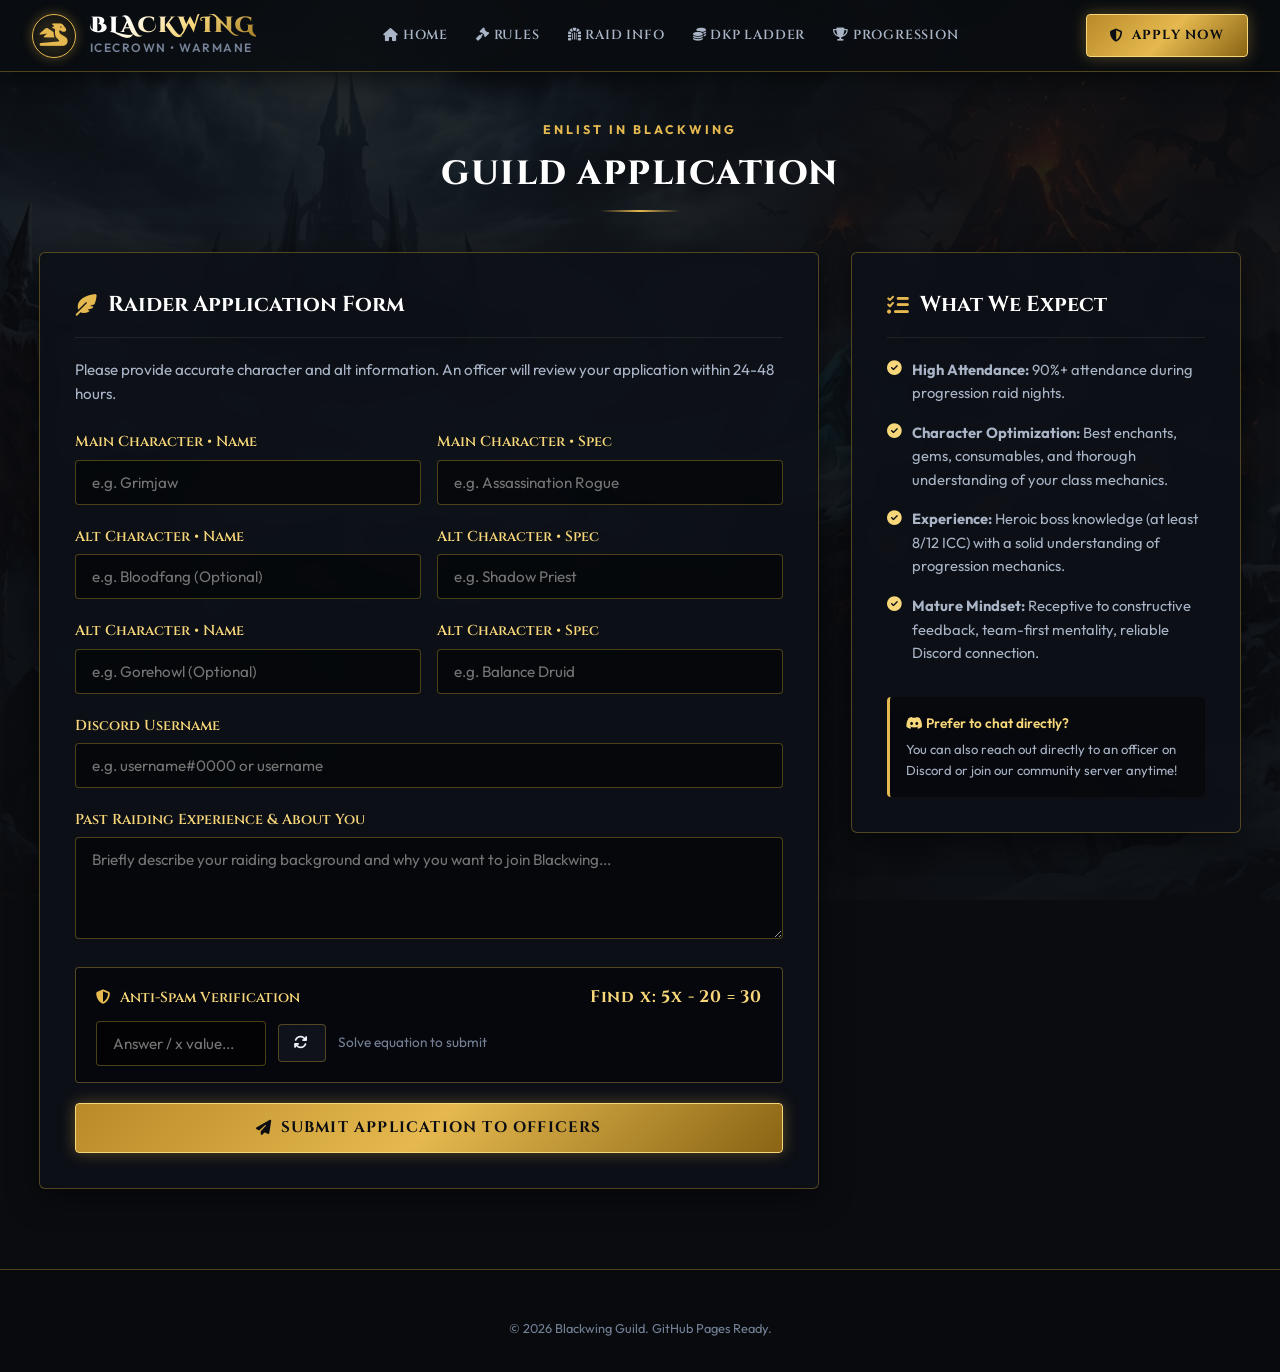
<file: recruitment.html>
<!DOCTYPE html>
<html lang="en">
<head>
  <meta charset="UTF-8">
  <meta name="viewport" content="width=device-width, initial-scale=1.0">
  <title>Recruitment | Blackwing</title>
  <meta name="description" content="Apply to join Blackwing. Information on open roles, raid expectations, and application form.">
  <link rel="icon" type="image/svg+xml" href="favicon.svg">
  <link rel="stylesheet" href="https://cdnjs.cloudflare.com/ajax/libs/font-awesome/6.5.1/css/all.min.css">
  <link rel="stylesheet" href="css/style.css">
  <style>
    .form-group {
      margin-bottom: 1.25rem;
    }
    .form-row {
      display: grid;
      grid-template-columns: 1fr 1fr;
      gap: 1rem;
    }
    .form-label {
      display: block;
      font-weight: 600;
      font-size: 0.9rem;
      color: var(--gold-light);
      margin-bottom: 0.4rem;
      font-family: var(--font-heading);
    }
    .form-control {
      width: 100%;
      padding: 0.75rem 1rem;
      background: rgba(0, 0, 0, 0.5);
      border: 1px solid var(--border-gold);
      border-radius: 4px;
      color: var(--text-primary);
      font-family: var(--font-body);
      font-size: 0.95rem;
      transition: border-color var(--transition-fast);
    }
    .form-control:focus {
      outline: none;
      border-color: var(--gold-light);
      box-shadow: 0 0 10px rgba(229, 185, 79, 0.3);
    }
    /* Hide number input spin buttons / arrows */
    input::-webkit-outer-spin-button,
    input::-webkit-inner-spin-button {
      -webkit-appearance: none;
      margin: 0;
    }
    input[type="number"] {
      -moz-appearance: textfield;
      appearance: textfield;
    }
    .security-box {
      background: rgba(0, 0, 0, 0.45);
      border: 1px solid rgba(229, 185, 79, 0.35);
      border-radius: 4px;
      padding: 1rem 1.25rem;
      margin-bottom: 1.25rem;
    }
    .status-banner {
      display: none;
      padding: 0.85rem 1.1rem;
      border-radius: 4px;
      margin-bottom: 1.25rem;
      font-size: 0.92rem;
      line-height: 1.5;
    }
    .status-banner.success {
      display: block;
      background: rgba(30, 70, 32, 0.45);
      border: 1px solid #4caf50;
      color: #a5d6a7;
    }
    .status-banner.error {
      display: block;
      background: rgba(80, 20, 20, 0.45);
      border: 1px solid #f44336;
      color: #ef9a9a;
    }
    .status-banner.warning {
      display: block;
      background: rgba(80, 60, 10, 0.45);
      border: 1px solid var(--gold-primary);
      color: var(--gold-light);
    }
    /* Modal Popup */
    .modal-overlay {
      position: fixed;
      top: 0;
      left: 0;
      width: 100%;
      height: 100%;
      background: rgba(0, 0, 0, 0.82);
      backdrop-filter: blur(8px);
      -webkit-backdrop-filter: blur(8px);
      display: flex;
      align-items: center;
      justify-content: center;
      z-index: 10000;
      opacity: 0;
      visibility: hidden;
      transition: opacity 0.3s ease, visibility 0.3s ease;
      padding: 1.5rem;
    }
    .modal-overlay.active {
      opacity: 1;
      visibility: visible;
    }
    .modal-card {
      background: rgba(14, 18, 26, 0.98);
      border: 1px solid var(--gold-primary);
      border-radius: 8px;
      box-shadow: 0 0 35px rgba(229, 185, 79, 0.35), 0 20px 50px rgba(0, 0, 0, 0.95);
      max-width: 480px;
      width: 100%;
      padding: 2.5rem 2rem;
      text-align: center;
      transform: scale(0.92);
      transition: transform 0.3s cubic-bezier(0.16, 1, 0.3, 1);
    }
    .modal-overlay.active .modal-card {
      transform: scale(1);
    }
    .modal-icon {
      font-size: 3.2rem;
      color: var(--gold-primary);
      margin-bottom: 1.1rem;
      text-shadow: 0 0 20px rgba(229, 185, 79, 0.6);
    }
    .modal-title {
      font-family: var(--font-decorative);
      color: #ffffff;
      font-size: 1.45rem;
      font-weight: 900;
      letter-spacing: 1.5px;
      margin-bottom: 0.85rem;
      text-transform: uppercase;
    }
    .modal-text {
      color: var(--text-primary);
      font-size: 0.96rem;
      line-height: 1.6;
      margin-bottom: 0.5rem;
    }
    .modal-subtext {
      color: var(--text-secondary);
      font-size: 0.88rem;
      line-height: 1.5;
    }
    @media (max-width: 600px) {
      .form-row {
        grid-template-columns: 1fr;
        gap: 0;
      }
    }
  </style>
</head>
<body>

  <!-- Top Sticky Navigation Bar -->
  <header class="site-header" id="mainHeader">
    <div class="nav-container">
      <a href="index.html" class="guild-brand">
        <div class="guild-crest"><i class="fa-solid fa-dragon"></i></div>
        <div class="guild-info-title">
          <span class="guild-name">BLACKWING</span>
          <span class="guild-realm">Icecrown &bull; Warmane</span>
        </div>
      </a>

      <nav aria-label="Main Navigation">
        <ul class="nav-menu" id="navMenu">
          <li class="nav-item"><a href="index.html" class="nav-link"><i class="fa-solid fa-house"></i> Home</a></li>
          <li class="nav-item"><a href="rules.html" class="nav-link"><i class="fa-solid fa-gavel"></i> Rules</a></li>
          <li class="nav-item"><a href="raids.html" class="nav-link"><i class="fa-solid fa-dungeon"></i> Raid Info</a></li>
          <li class="nav-item"><a href="dkp.html" class="nav-link"><i class="fa-solid fa-coins"></i> DKP Ladder</a></li>
          <li class="nav-item"><a href="progression.html" class="nav-link"><i class="fa-solid fa-trophy"></i> Progression</a></li>
        </ul>
      </nav>

      <div class="nav-actions">
        <a href="recruitment.html" class="btn-primary">
          <i class="fa-solid fa-shield-halved"></i> Apply Now
        </a>
        <button class="nav-toggle" id="navToggle" aria-label="Toggle navigation menu">
          <i class="fa-solid fa-bars"></i>
        </button>
      </div>
    </div>
  </header>

  <!-- Page Header Title Area -->
  <main class="main-wrapper">
    <div class="section-header">
      <span class="section-tag">Enlist In Blackwing</span>
      <h1 class="section-title">Guild Application</h1>
    </div>

    <div class="content-columns">
      
      <!-- Application Form Panel -->
      <section class="content-panel">
        <h2 class="panel-title"><i class="fa-solid fa-feather-pointed"></i> Raider Application Form</h2>
        <p style="color: var(--text-secondary); margin-bottom: 1.5rem; font-size: 0.95rem;">
          Please provide accurate character and alt information. An officer will review your application within 24-48 hours.
        </p>

        <form id="applyForm">
          <div class="form-row">
            <div class="form-group">
              <label class="form-label" for="charName">Main Character &bull; Name</label>
              <input type="text" id="charName" class="form-control" placeholder="e.g. Grimjaw" required>
            </div>
            <div class="form-group">
              <label class="form-label" for="charClass">Main Character &bull; Spec</label>
              <input type="text" id="charClass" class="form-control" placeholder="e.g. Assassination Rogue" required>
            </div>
          </div>

          <div class="form-row">
            <div class="form-group">
              <label class="form-label" for="alt1Name">Alt Character &bull; Name</label>
              <input type="text" id="alt1Name" class="form-control" placeholder="e.g. Bloodfang (Optional)">
            </div>
            <div class="form-group">
              <label class="form-label" for="alt1Spec">Alt Character &bull; Spec</label>
              <input type="text" id="alt1Spec" class="form-control" placeholder="e.g. Shadow Priest">
            </div>
          </div>

          <div class="form-row">
            <div class="form-group">
              <label class="form-label" for="alt2Name">Alt Character &bull; Name</label>
              <input type="text" id="alt2Name" class="form-control" placeholder="e.g. Gorehowl (Optional)">
            </div>
            <div class="form-group">
              <label class="form-label" for="alt2Spec">Alt Character &bull; Spec</label>
              <input type="text" id="alt2Spec" class="form-control" placeholder="e.g. Balance Druid">
            </div>
          </div>

          <div class="form-group">
            <label class="form-label" for="discordTag">Discord Username</label>
            <input type="text" id="discordTag" class="form-control" placeholder="e.g. username#0000 or username" required>
          </div>

          <div class="form-group">
            <label class="form-label" for="experience">Past Raiding Experience &amp; About You</label>
            <textarea id="experience" rows="4" class="form-control" placeholder="Briefly describe your raiding background and why you want to join Blackwing..." required></textarea>
          </div>

          <!-- Honeypot Trap: Invisible to human users, catches spam bots -->
          <div style="position: absolute; left: -9999px; top: -9999px; opacity: 0; height: 0; width: 0; overflow: hidden;" aria-hidden="true">
            <label for="guild_website_trap">Leave empty</label>
            <input type="text" id="guild_website_trap" name="guild_website_trap" tabindex="-1" autocomplete="off">
          </div>

          <!-- Dynamic Math Anti-Spam Challenge -->
          <div class="security-box">
            <label class="form-label" for="mathAnswer" style="display: flex; justify-content: space-between; align-items: center; margin-bottom: 0.6rem; flex-wrap: wrap; gap: 0.5rem;">
              <span><i class="fa-solid fa-shield-halved" style="color: var(--gold-primary); margin-right: 0.35rem;"></i> Anti-Spam Verification</span>
              <span id="mathQuestion" style="color: var(--gold-light); font-size: 1.05rem; font-weight: 700; letter-spacing: 0.8px;"></span>
            </label>
            <div style="display: flex; gap: 0.75rem; align-items: center; flex-wrap: wrap;">
              <input type="number" id="mathAnswer" class="form-control" placeholder="Answer / x value..." required autocomplete="off" style="max-width: 170px;">
              <button type="button" id="refreshMathBtn" class="btn-secondary" style="padding: 0.7rem 0.95rem; font-size: 0.85rem;" title="Get a new math challenge">
                <i class="fa-solid fa-arrows-rotate"></i>
              </button>
              <span id="mathStatusText" style="font-size: 0.85rem; color: var(--text-muted);">Solve equation to submit</span>
            </div>
          </div>

          <!-- Form Status Notification Banner -->
          <div id="formStatusBanner" class="status-banner"></div>

          <button type="submit" id="submitButton" class="btn-primary" style="width: 100%; justify-content: center; font-size: 0.95rem; padding: 0.85rem;">
            <i class="fa-solid fa-paper-plane"></i> Submit Application to Officers
          </button>
        </form>
      </section>

      <!-- Requirements & Expectations Aside -->
      <aside class="content-panel">
        <h2 class="panel-title"><i class="fa-solid fa-list-check"></i> What We Expect</h2>
        <ul style="color: var(--text-secondary); list-style-type: none; display: flex; flex-direction: column; gap: 1rem; font-size: 0.92rem;">
          <li style="display: flex; gap: 0.6rem;">
            <i class="fa-solid fa-circle-check" style="color: var(--gold-light); margin-top: 0.2rem;"></i>
            <span><strong>High Attendance:</strong> 90%+ attendance during progression raid nights.</span>
          </li>
          <li style="display: flex; gap: 0.6rem;">
            <i class="fa-solid fa-circle-check" style="color: var(--gold-light); margin-top: 0.2rem;"></i>
            <span><strong>Character Optimization:</strong> Best enchants, gems, consumables, and thorough understanding of your class mechanics.</span>
          </li>
          <li style="display: flex; gap: 0.6rem;">
            <i class="fa-solid fa-circle-check" style="color: var(--gold-light); margin-top: 0.2rem;"></i>
            <span><strong>Experience:</strong> Heroic boss knowledge (at least 8/12 ICC) with a solid understanding of progression mechanics.</span>
          </li>
          <li style="display: flex; gap: 0.6rem;">
            <i class="fa-solid fa-circle-check" style="color: var(--gold-light); margin-top: 0.2rem;"></i>
            <span><strong>Mature Mindset:</strong> Receptive to constructive feedback, team-first mentality, reliable Discord connection.</span>
          </li>
        </ul>

        <div style="margin-top: 2rem; padding: 1rem; background: rgba(0,0,0,0.4); border-left: 3px solid var(--gold-primary); border-radius: 4px;">
          <p style="font-size: 0.85rem; color: var(--gold-light); font-weight: 600;">
            <i class="fa-brands fa-discord"></i> Prefer to chat directly?
          </p>
          <p style="font-size: 0.82rem; color: var(--text-secondary); margin-top: 0.3rem;">
            You can also reach out directly to an officer on Discord or join our community server anytime!
          </p>
        </div>
      </aside>

    </div>
  </main>

  <!-- Success Modal Popup -->
  <div id="successModal" class="modal-overlay" aria-hidden="true" role="dialog" aria-modal="true">
    <div class="modal-card">
      <div class="modal-icon">
        <i class="fa-solid fa-circle-check"></i>
      </div>
      <h3 class="modal-title">Application Submitted!</h3>
      <p class="modal-text">
        Thank you for applying to <strong>Blackwing</strong>. Your application has been dispatched directly to our Discord officer channel.
      </p>
      <p class="modal-subtext">
        Our officers will review your information within <strong>24–48 hours</strong>. (A 5-minute cooldown is now active for new submissions).
      </p>
      <button type="button" id="closeModalBtn" class="btn-primary" style="margin-top: 1.5rem; width: 100%; justify-content: center; padding: 0.85rem;">
        <i class="fa-solid fa-check"></i> Got It
      </button>
    </div>
  </div>

  <!-- Footer -->
  <footer class="site-footer">
    <div class="footer-container">
      <p class="footer-copy">&copy; 2026 Blackwing Guild. GitHub Pages Ready.</p>
    </div>
  </footer>

  <script src="js/main.js"></script>

  <script>
  (function () {
    const COOLDOWN_MINUTES = 5;
    const COOLDOWN_MS = COOLDOWN_MINUTES * 60 * 1000;
    const COOLDOWN_KEY = "blackwing_application_cooldown";
    const pageLoadedAt = Date.now();

    const form = document.getElementById("applyForm");
    const submitBtn = document.getElementById("submitButton");
    const statusBanner = document.getElementById("formStatusBanner");
    const mathQuestionEl = document.getElementById("mathQuestion");
    const mathAnswerEl = document.getElementById("mathAnswer");
    const mathStatusText = document.getElementById("mathStatusText");
    const refreshMathBtn = document.getElementById("refreshMathBtn");
    const honeypotInput = document.getElementById("guild_website_trap");
    const successModal = document.getElementById("successModal");
    const closeModalBtn = document.getElementById("closeModalBtn");

    function openModal() {
      if (successModal) {
        successModal.classList.add("active");
        successModal.setAttribute("aria-hidden", "false");
        document.body.style.overflow = "hidden";
      }
    }

    function closeModal() {
      if (successModal) {
        successModal.classList.remove("active");
        successModal.setAttribute("aria-hidden", "true");
        document.body.style.overflow = "";
      }
    }

    if (closeModalBtn) {
      closeModalBtn.addEventListener("click", closeModal);
    }

    if (successModal) {
      successModal.addEventListener("click", function (e) {
        if (e.target === successModal) {
          closeModal();
        }
      });
    }

    document.addEventListener("keydown", function (e) {
      if (e.key === "Escape" && successModal && successModal.classList.contains("active")) {
        closeModal();
      }
    });

    let currentExpectedAnswer = 0;

    // Generate randomized multi-step math and algebraic challenges
    function generateMathChallenge() {
      const patterns = [
        // Pattern 1: Linear equation "Find x: Ax + B = C"
        () => {
          const x = Math.floor(Math.random() * 12) + 7; // 7 to 18
          const a = Math.floor(Math.random() * 4) + 3;  // 3 to 6
          const b = Math.floor(Math.random() * 24) + 12; // 12 to 35
          const c = a * x + b;
          return {
            text: `Find x: ${a}x + ${b} = ${c}`,
            answer: x
          };
        },
        // Pattern 2: Linear equation "Find x: Ax - B = C"
        () => {
          const x = Math.floor(Math.random() * 12) + 8; // 8 to 19
          const a = Math.floor(Math.random() * 3) + 3;  // 3 to 5
          const b = Math.floor(Math.random() * 20) + 14; // 14 to 33
          const c = a * x - b;
          return {
            text: `Find x: ${a}x - ${b} = ${c}`,
            answer: x
          };
        },
        // Pattern 3: Factored equation "Find x: A(x - B) = C"
        () => {
          const x = Math.floor(Math.random() * 15) + 15; // 15 to 29
          const b = Math.floor(Math.random() * 8) + 5;   // 5 to 12
          const a = Math.floor(Math.random() * 3) + 3;   // 3 to 5
          const c = a * (x - b);
          return {
            text: `Find x: ${a}(x - ${b}) = ${c}`,
            answer: x
          };
        },
        // Pattern 4: Order of operations with Exponents / Squares
        () => {
          const a = Math.floor(Math.random() * 5) + 7; // 7 to 11
          const aSq = a * a; // 49 to 121
          const b = Math.floor(Math.random() * 4) + 4; // 4 to 7
          const c = Math.floor(Math.random() * 4) + 4; // 4 to 7
          const prod = b * c; // 16 to 49
          const d = Math.floor(Math.random() * 20) + 12; // 12 to 31
          return {
            text: `${a}² - (${b} × ${c}) + ${d} = ?`,
            answer: aSq - prod + d
          };
        },
        // Pattern 5: Compound brackets with divisor [(A × B) + C] ÷ D
        () => {
          const ans = Math.floor(Math.random() * 10) + 8; // 8 to 17
          const d = Math.floor(Math.random() * 4) + 4;    // 4 to 7
          const totalNumerator = ans * d;
          const a = Math.floor(Math.random() * 4) + 5;   // 5 to 8
          const b = Math.floor(Math.random() * 4) + 4;   // 4 to 7
          const prod = a * b;
          const c = totalNumerator - prod;
          if (c <= 0) {
            return {
              text: `(${ans * d} ÷ ${d}) + 14 = ?`,
              answer: ans + 14
            };
          }
          return {
            text: `[(${a} × ${b}) + ${c}] ÷ ${d} = ?`,
            answer: ans
          };
        },
        // Pattern 6: Subtraction with bracketed sum A - B × (C + D)
        () => {
          const c = Math.floor(Math.random() * 8) + 6;  // 6 to 13
          const d = Math.floor(Math.random() * 7) + 5;  // 5 to 11
          const sum = c + d;
          const b = Math.floor(Math.random() * 3) + 3;  // 3 to 5
          const prod = b * sum;
          const ans = Math.floor(Math.random() * 25) + 15; // 15 to 39
          const a = prod + ans;
          return {
            text: `${a} - ${b} × (${c} + ${d}) = ?`,
            answer: ans
          };
        }
      ];

      const chosen = patterns[Math.floor(Math.random() * patterns.length)]();
      currentExpectedAnswer = chosen.answer;
      mathQuestionEl.textContent = chosen.text;
      mathAnswerEl.value = "";
      mathStatusText.textContent = "Solve equation to submit";
      mathStatusText.style.color = "var(--text-muted)";
    }

    // Display inline status banner
    function showBanner(message, type) {
      statusBanner.className = `status-banner ${type}`;
      statusBanner.innerHTML = message;
      statusBanner.scrollIntoView({ behavior: "smooth", block: "nearest" });
    }

    function hideBanner() {
      statusBanner.className = "status-banner";
      statusBanner.style.display = "none";
      statusBanner.innerHTML = "";
    }

    // Check submission cooldown
    function checkCooldown() {
      const lastSubmitStr = localStorage.getItem(COOLDOWN_KEY);
      if (!lastSubmitStr) return false;

      const lastSubmitTime = parseInt(lastSubmitStr, 10);
      const elapsed = Date.now() - lastSubmitTime;

      if (elapsed < COOLDOWN_MS) {
        const remainingMinutes = Math.ceil((COOLDOWN_MS - elapsed) / 60000);
        submitBtn.disabled = true;
        submitBtn.style.opacity = "0.55";
        submitBtn.style.cursor = "not-allowed";
        submitBtn.innerHTML = '<i class="fa-solid fa-paper-plane"></i> Submit Application to Officers';
        showBanner(
          `<i class="fa-solid fa-hourglass-half"></i> <strong>Cooldown Active:</strong> You recently submitted an application. To prevent spam, please wait <strong>${remainingMinutes} minute(s)</strong> before submitting another.`,
          "warning"
        );
        return true;
      }

      // Expired cooldown
      localStorage.removeItem(COOLDOWN_KEY);
      submitBtn.disabled = false;
      submitBtn.style.opacity = "1";
      submitBtn.style.cursor = "pointer";
      submitBtn.innerHTML = '<i class="fa-solid fa-paper-plane"></i> Submit Application to Officers';
      hideBanner();
      return false;
    }

    // Initialize challenge and cooldown check on load
    generateMathChallenge();
    checkCooldown();

    refreshMathBtn.addEventListener("click", function () {
      generateMathChallenge();
      mathAnswerEl.focus();
    });

    // Form submission handler
    form.addEventListener("submit", async function (event) {
      event.preventDefault();

      // 1. Check active cooldown
      if (checkCooldown()) {
        return;
      }

      // 2. Check honeypot trap
      if (honeypotInput && honeypotInput.value.trim() !== "") {
        console.warn("Honeypot trap triggered");
        showBanner('<i class="fa-solid fa-check"></i> Application received.', "success");
        form.reset();
        return;
      }

      // 3. Fast-bot time check (bots submit in < 3.5s)
      if (Date.now() - pageLoadedAt < 3500) {
        showBanner(
          '<i class="fa-solid fa-triangle-exclamation"></i> Submission too fast. Please take your time to review your application.',
          "error"
        );
        return;
      }

      // 4. Verify Dynamic Math Answer
      const userAnswer = parseInt(mathAnswerEl.value.trim(), 10);
      if (isNaN(userAnswer) || userAnswer !== currentExpectedAnswer) {
        mathStatusText.textContent = "Incorrect answer";
        mathStatusText.style.color = "#ef9a9a";
        showBanner(
          '<i class="fa-solid fa-triangle-exclamation"></i> <strong>Verification failed:</strong> Please solve the anti-spam math challenge correctly.',
          "error"
        );
        generateMathChallenge();
        mathAnswerEl.focus();
        return;
      }

      mathStatusText.textContent = "Verified";
      mathStatusText.style.color = "#a5d6a7";

      const originalBtnHtml = submitBtn.innerHTML;
      submitBtn.disabled = true;
      submitBtn.innerHTML = '<i class="fa-solid fa-spinner fa-spin"></i> Submitting Application...';
      hideBanner();

      const data = {
        charName: document.getElementById("charName").value.trim(),
        charClass: document.getElementById("charClass").value.trim(),
        alt1Name: document.getElementById("alt1Name").value.trim(),
        alt1Spec: document.getElementById("alt1Spec").value.trim(),
        alt2Name: document.getElementById("alt2Name").value.trim(),
        alt2Spec: document.getElementById("alt2Spec").value.trim(),
        discordTag: document.getElementById("discordTag").value.trim(),
        experience: document.getElementById("experience").value.trim()
      };

      try {
        const response = await fetch(
          "https://blackwing-application-relay.blackwingwarmane.workers.dev/",
          {
            method: "POST",
            headers: {
              "Content-Type": "application/json"
            },
            body: JSON.stringify(data)
          }
        );

        const result = await response.json();

        if (!response.ok || !result.success) {
          throw new Error(result.error || "Application submission failed");
        }

        // Success: Record cooldown and reset
        localStorage.setItem(COOLDOWN_KEY, Date.now().toString());

        // Clean all input fields
        form.reset();
        document.querySelectorAll("#applyForm input:not([type='submit']), #applyForm textarea").forEach(function (el) {
          el.value = "";
        });

        generateMathChallenge();

        // Pop up success message modal
        openModal();

        showBanner(
          '<i class="fa-solid fa-circle-check"></i> <strong>Application submitted successfully!</strong> Our officers will review your information within 24-48 hours.',
          "success"
        );

        checkCooldown();
      } catch (error) {
        console.error("Application submission error:", error);
        showBanner(
          '<i class="fa-solid fa-triangle-exclamation"></i> Could not submit your application. Please try again later or reach out to an officer directly on Discord.',
          "error"
        );
        generateMathChallenge();
      } finally {
        submitBtn.innerHTML = originalBtnHtml;
        if (!checkCooldown()) {
          submitBtn.disabled = false;
          submitBtn.style.opacity = "1";
          submitBtn.style.cursor = "pointer";
        }
      }
    });
  })();
  </script>

</body>
</html>
</file>
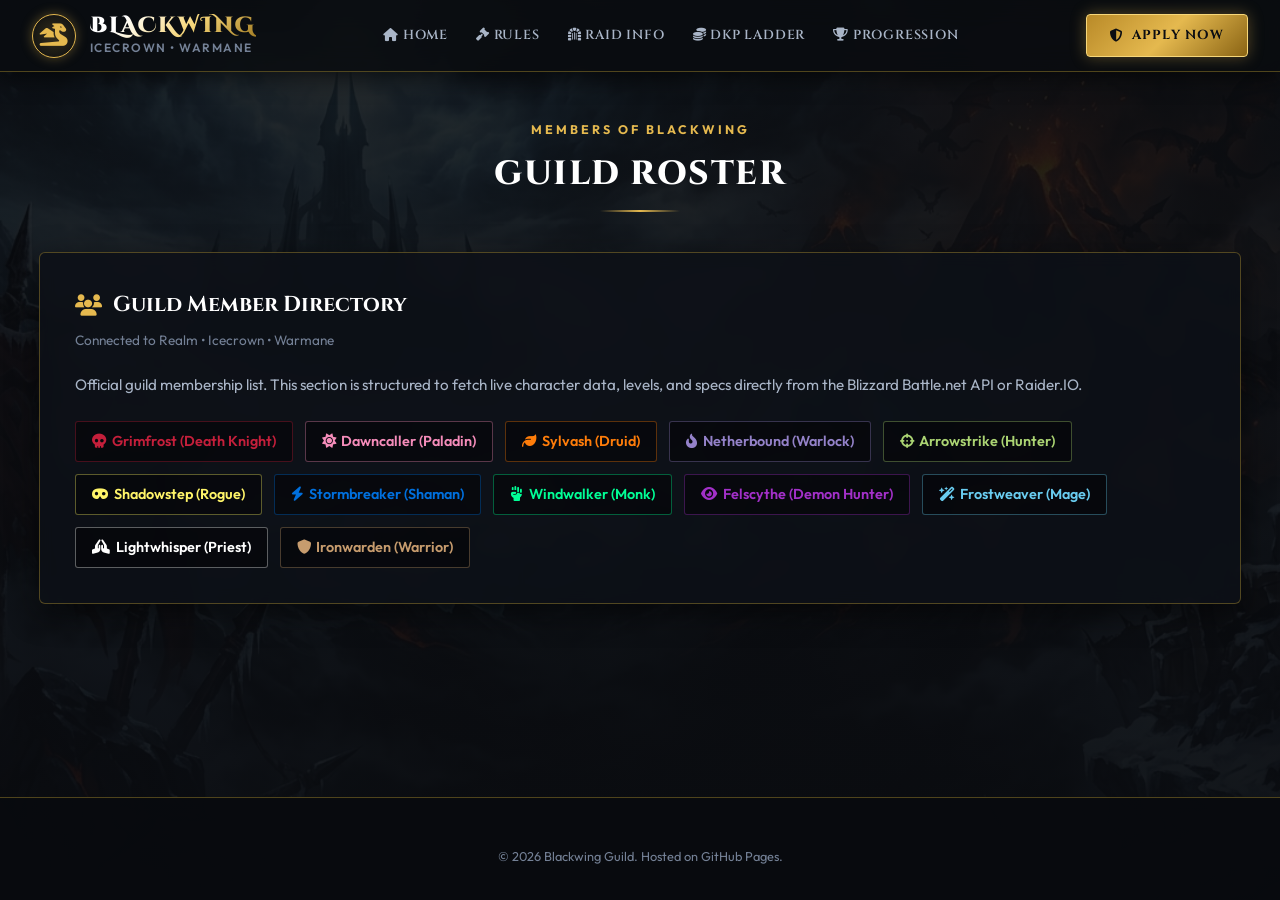
<file: roster.html>
<!DOCTYPE html>
<html lang="en">
<head>
  <meta charset="UTF-8">
  <meta name="viewport" content="width=device-width, initial-scale=1.0">
  <title>Roster | Blackwing</title>
  <meta name="description" content="Meet the raiders, officers, and champions of Blackwing.">
  <link rel="icon" type="image/svg+xml" href="favicon.svg">
  <link rel="stylesheet" href="https://cdnjs.cloudflare.com/ajax/libs/font-awesome/6.5.1/css/all.min.css">
  <link rel="stylesheet" href="css/style.css">
</head>
<body>

  <!-- Top Sticky Navigation Bar -->
  <header class="site-header" id="mainHeader">
    <div class="nav-container">
      <a href="index.html" class="guild-brand">
        <div class="guild-crest"><i class="fa-solid fa-dragon"></i></div>
        <div class="guild-info-title">
          <span class="guild-name">BLACKWING</span>
          <span class="guild-realm">Icecrown &bull; Warmane</span>
        </div>
      </a>

      <nav aria-label="Main Navigation">
        <ul class="nav-menu" id="navMenu">
          <li class="nav-item"><a href="index.html" class="nav-link"><i class="fa-solid fa-house"></i> Home</a></li>
          <li class="nav-item"><a href="rules.html" class="nav-link"><i class="fa-solid fa-gavel"></i> Rules</a></li>
          <li class="nav-item"><a href="raids.html" class="nav-link"><i class="fa-solid fa-dungeon"></i> Raid Info</a></li>
          <li class="nav-item"><a href="dkp.html" class="nav-link"><i class="fa-solid fa-coins"></i> DKP Ladder</a></li>
          <li class="nav-item"><a href="progression.html" class="nav-link"><i class="fa-solid fa-trophy"></i> Progression</a></li>
        </ul>
      </nav>

      <div class="nav-actions">
        <a href="recruitment.html" class="btn-primary">
          <i class="fa-solid fa-shield-halved"></i> Apply Now
        </a>
        <button class="nav-toggle" id="navToggle" aria-label="Toggle navigation menu">
          <i class="fa-solid fa-bars"></i>
        </button>
      </div>
    </div>
  </header>

  <!-- Page Header Title Area -->
  <main class="main-wrapper">
    <div class="section-header">
      <span class="section-tag">Members of Blackwing</span>
      <h1 class="section-title">Guild Roster</h1>
    </div>

    <!-- Raiders & Members Panel -->
    <div class="content-panel">
      <div style="display: flex; justify-content: space-between; align-items: center; flex-wrap: wrap; gap: 1rem; margin-bottom: 1.25rem;">
        <div>
          <h2 class="panel-title" style="margin-bottom: 0.25rem; border-bottom: none; padding-bottom: 0;">
            <i class="fa-solid fa-users"></i> Guild Member Directory
          </h2>
          <span style="color: var(--text-muted); font-size: 0.85rem;">Connected to Realm &bull; Icecrown &bull; Warmane</span>
        </div>
      </div>
      
      <p style="color: var(--text-secondary); margin-bottom: 1.5rem; font-size: 0.95rem;">
        Official guild membership list. This section is structured to fetch live character data, levels, and specs directly from the Blizzard Battle.net API or Raider.IO.
      </p>

      <!-- Member Roster Cards Container (Ready for API loading) -->
      <div id="guildRosterContainer" style="display: flex; flex-wrap: wrap; gap: 0.75rem;">
        <span class="class-tag class-deathknight" style="padding: 0.5rem 1rem; font-size: 0.9rem;"><i class="fa-solid fa-skull"></i> Grimfrost (Death Knight)</span>
        <span class="class-tag class-paladin" style="padding: 0.5rem 1rem; font-size: 0.9rem;"><i class="fa-solid fa-sun"></i> Dawncaller (Paladin)</span>
        <span class="class-tag class-druid" style="padding: 0.5rem 1rem; font-size: 0.9rem;"><i class="fa-solid fa-leaf"></i> Sylvash (Druid)</span>
        <span class="class-tag class-warlock" style="padding: 0.5rem 1rem; font-size: 0.9rem;"><i class="fa-solid fa-fire-flame-curved"></i> Netherbound (Warlock)</span>
        <span class="class-tag class-hunter" style="padding: 0.5rem 1rem; font-size: 0.9rem;"><i class="fa-solid fa-crosshairs"></i> Arrowstrike (Hunter)</span>
        <span class="class-tag class-rogue" style="padding: 0.5rem 1rem; font-size: 0.9rem;"><i class="fa-solid fa-mask"></i> Shadowstep (Rogue)</span>
        <span class="class-tag class-shaman" style="padding: 0.5rem 1rem; font-size: 0.9rem;"><i class="fa-solid fa-bolt"></i> Stormbreaker (Shaman)</span>
        <span class="class-tag class-monk" style="padding: 0.5rem 1rem; font-size: 0.9rem;"><i class="fa-solid fa-hand-fist"></i> Windwalker (Monk)</span>
        <span class="class-tag class-demonhunter" style="padding: 0.5rem 1rem; font-size: 0.9rem;"><i class="fa-solid fa-eye"></i> Felscythe (Demon Hunter)</span>
        <span class="class-tag class-mage" style="padding: 0.5rem 1rem; font-size: 0.9rem;"><i class="fa-solid fa-wand-magic-sparkles"></i> Frostweaver (Mage)</span>
        <span class="class-tag class-priest" style="padding: 0.5rem 1rem; font-size: 0.9rem;"><i class="fa-solid fa-hands-praying"></i> Lightwhisper (Priest)</span>
        <span class="class-tag class-warrior" style="padding: 0.5rem 1rem; font-size: 0.9rem;"><i class="fa-solid fa-shield"></i> Ironwarden (Warrior)</span>
      </div>
    </div>
  </main>

  <!-- Footer -->
  <footer class="site-footer">
    <div class="footer-container">
      <p class="footer-copy">&copy; 2026 Blackwing Guild. Hosted on GitHub Pages.</p>
    </div>
  </footer>

  <script src="js/main.js"></script>
</body>
</html>
</file>
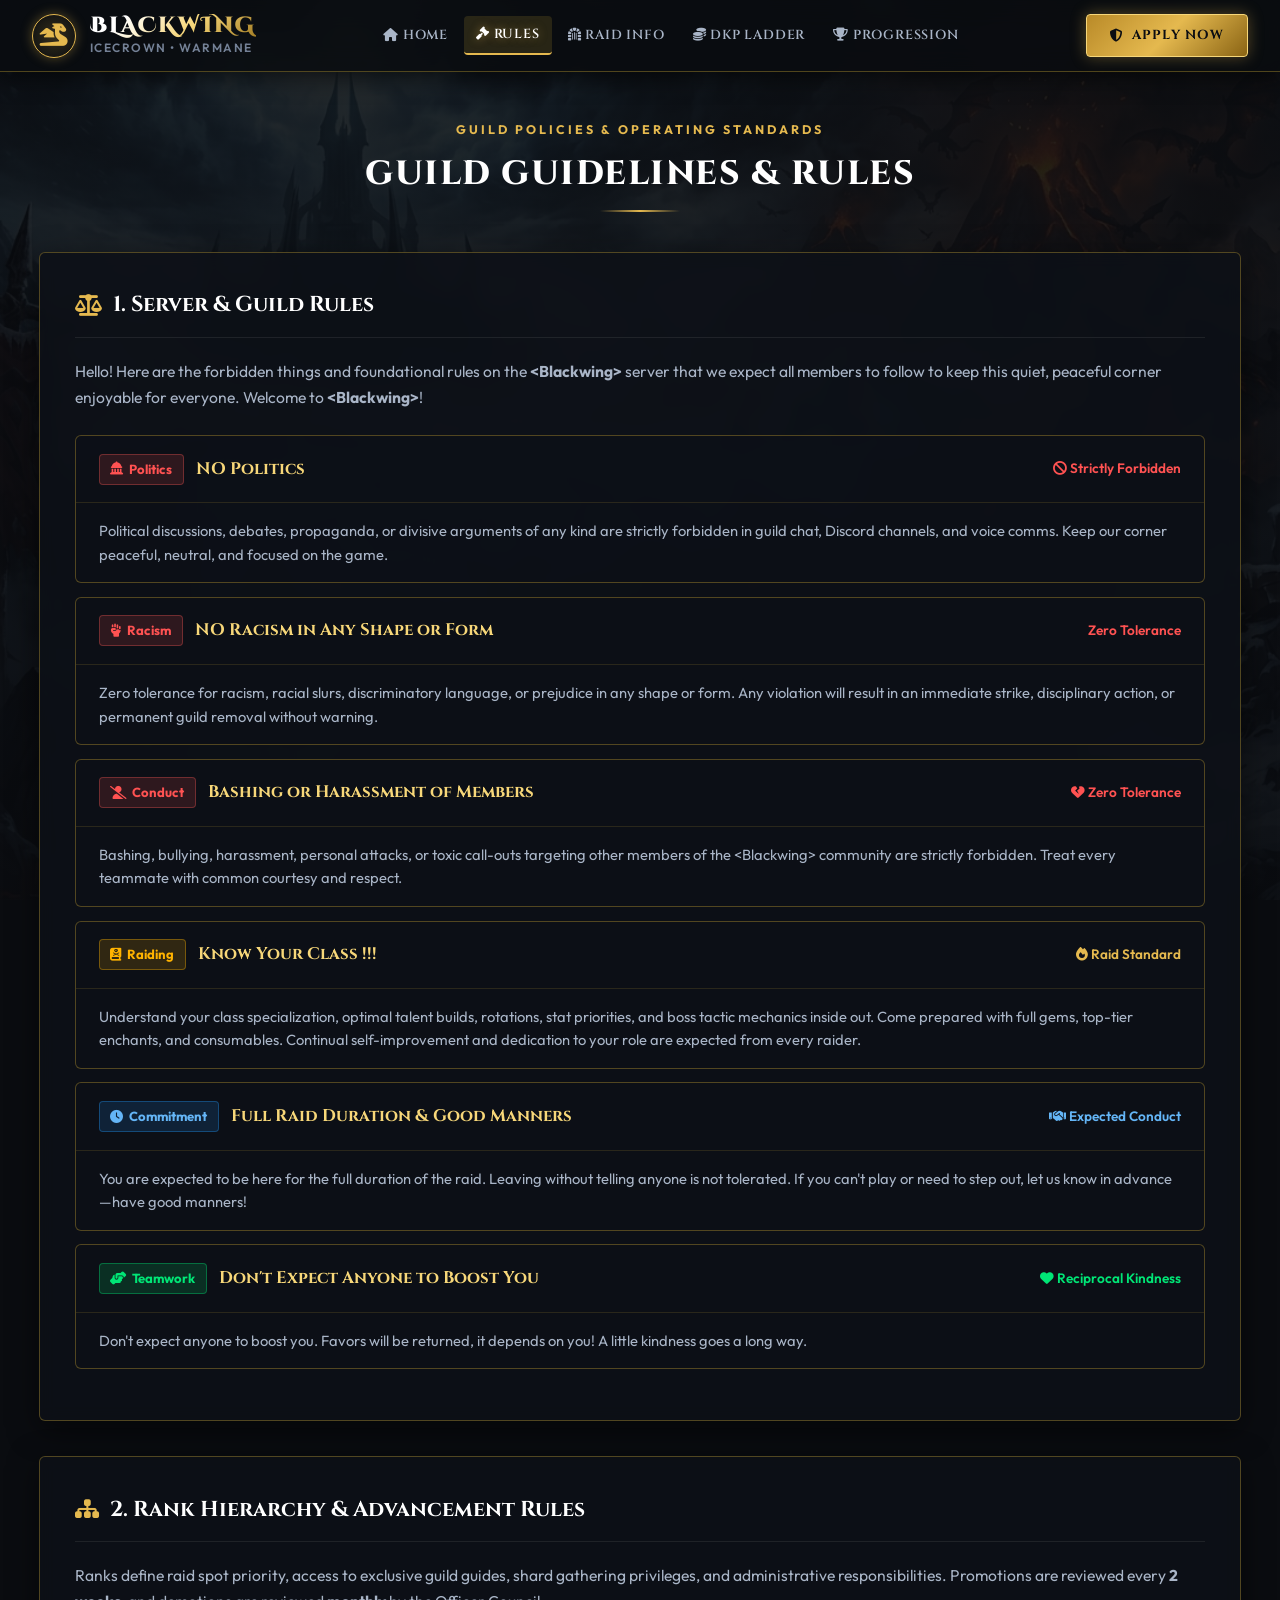
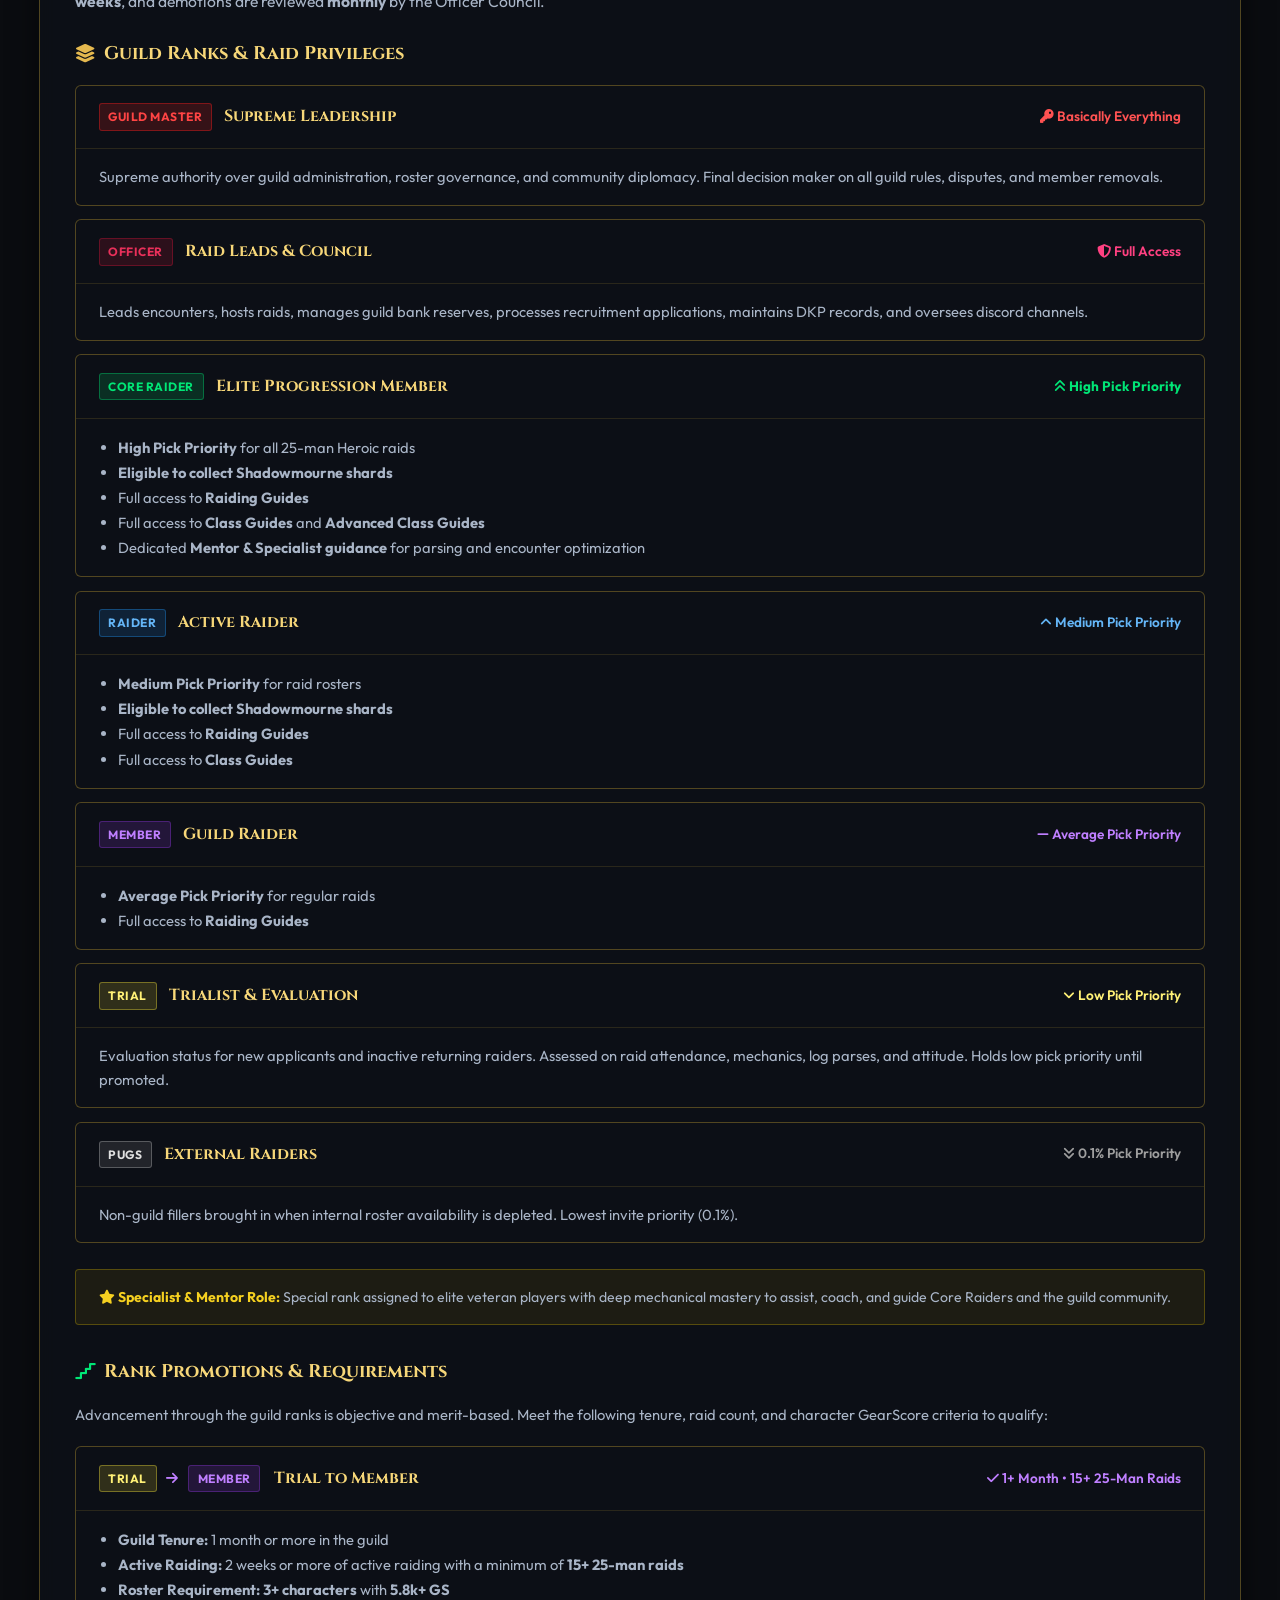
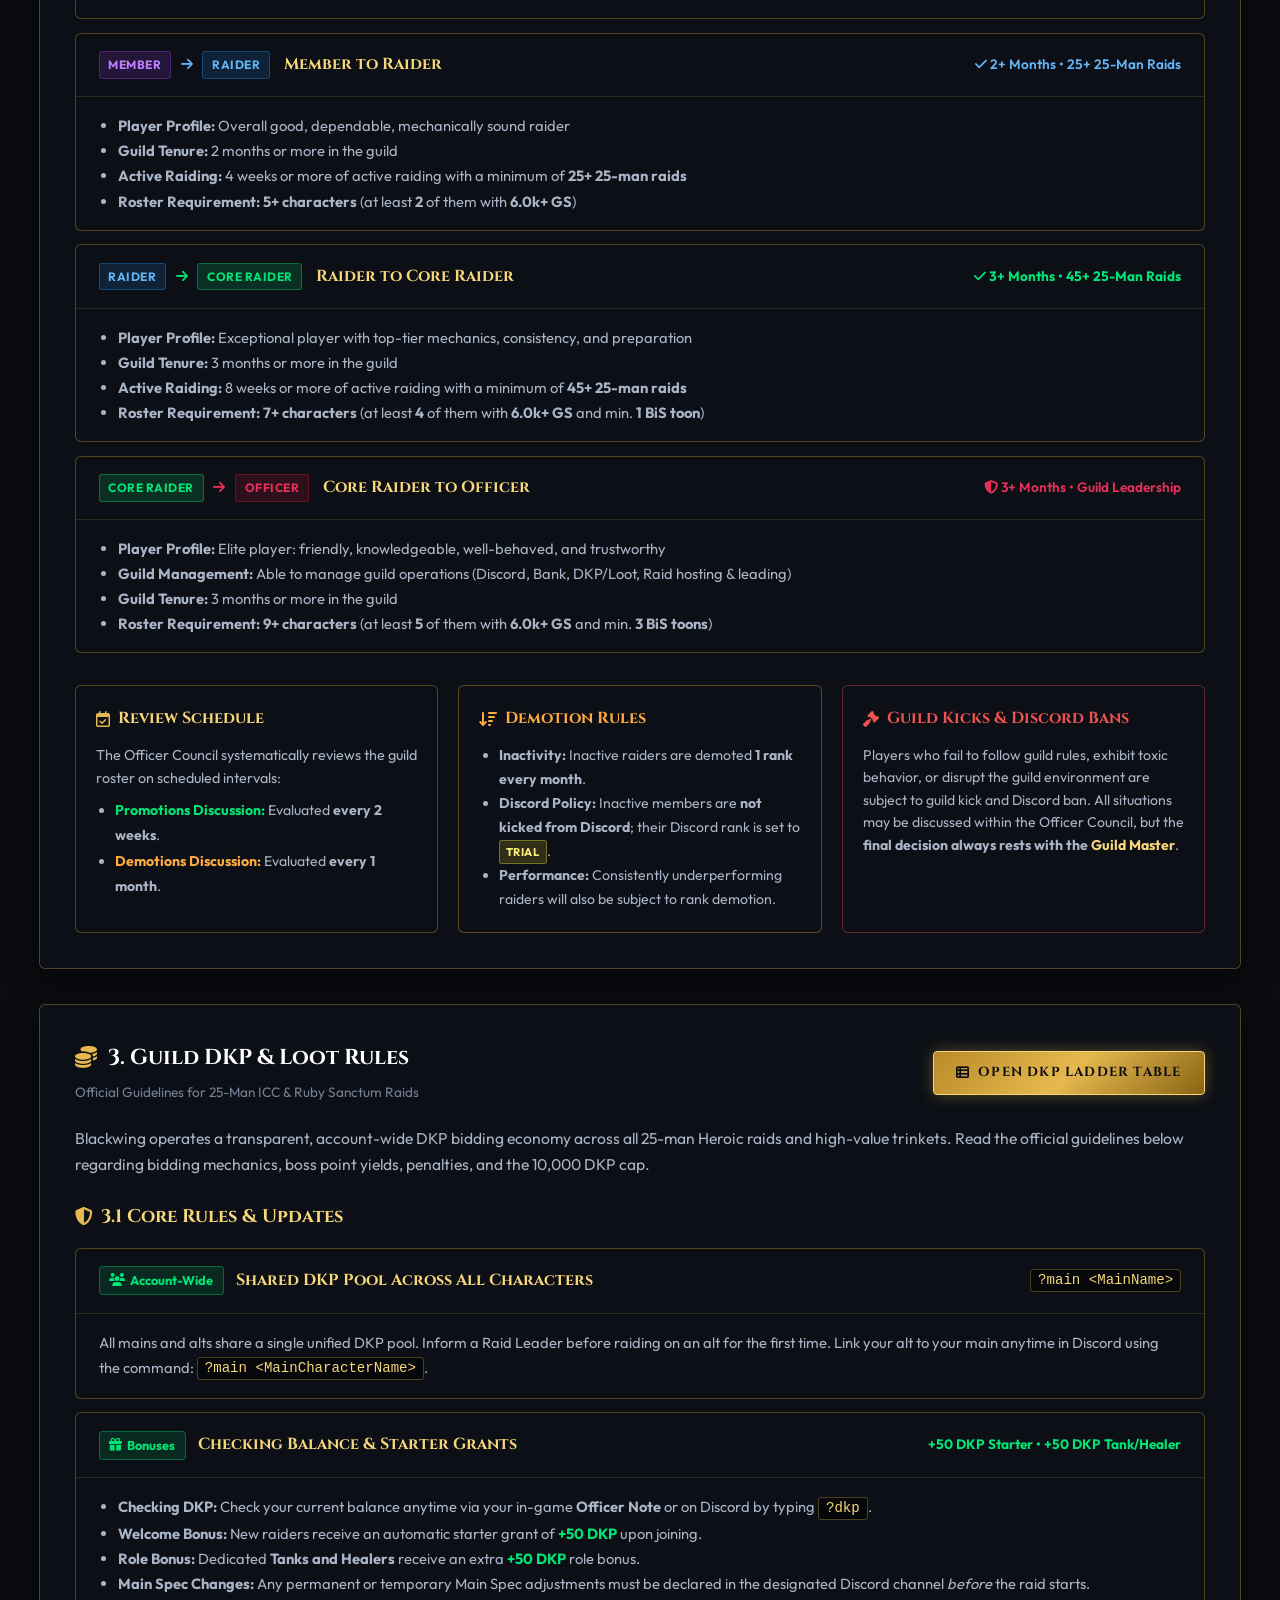
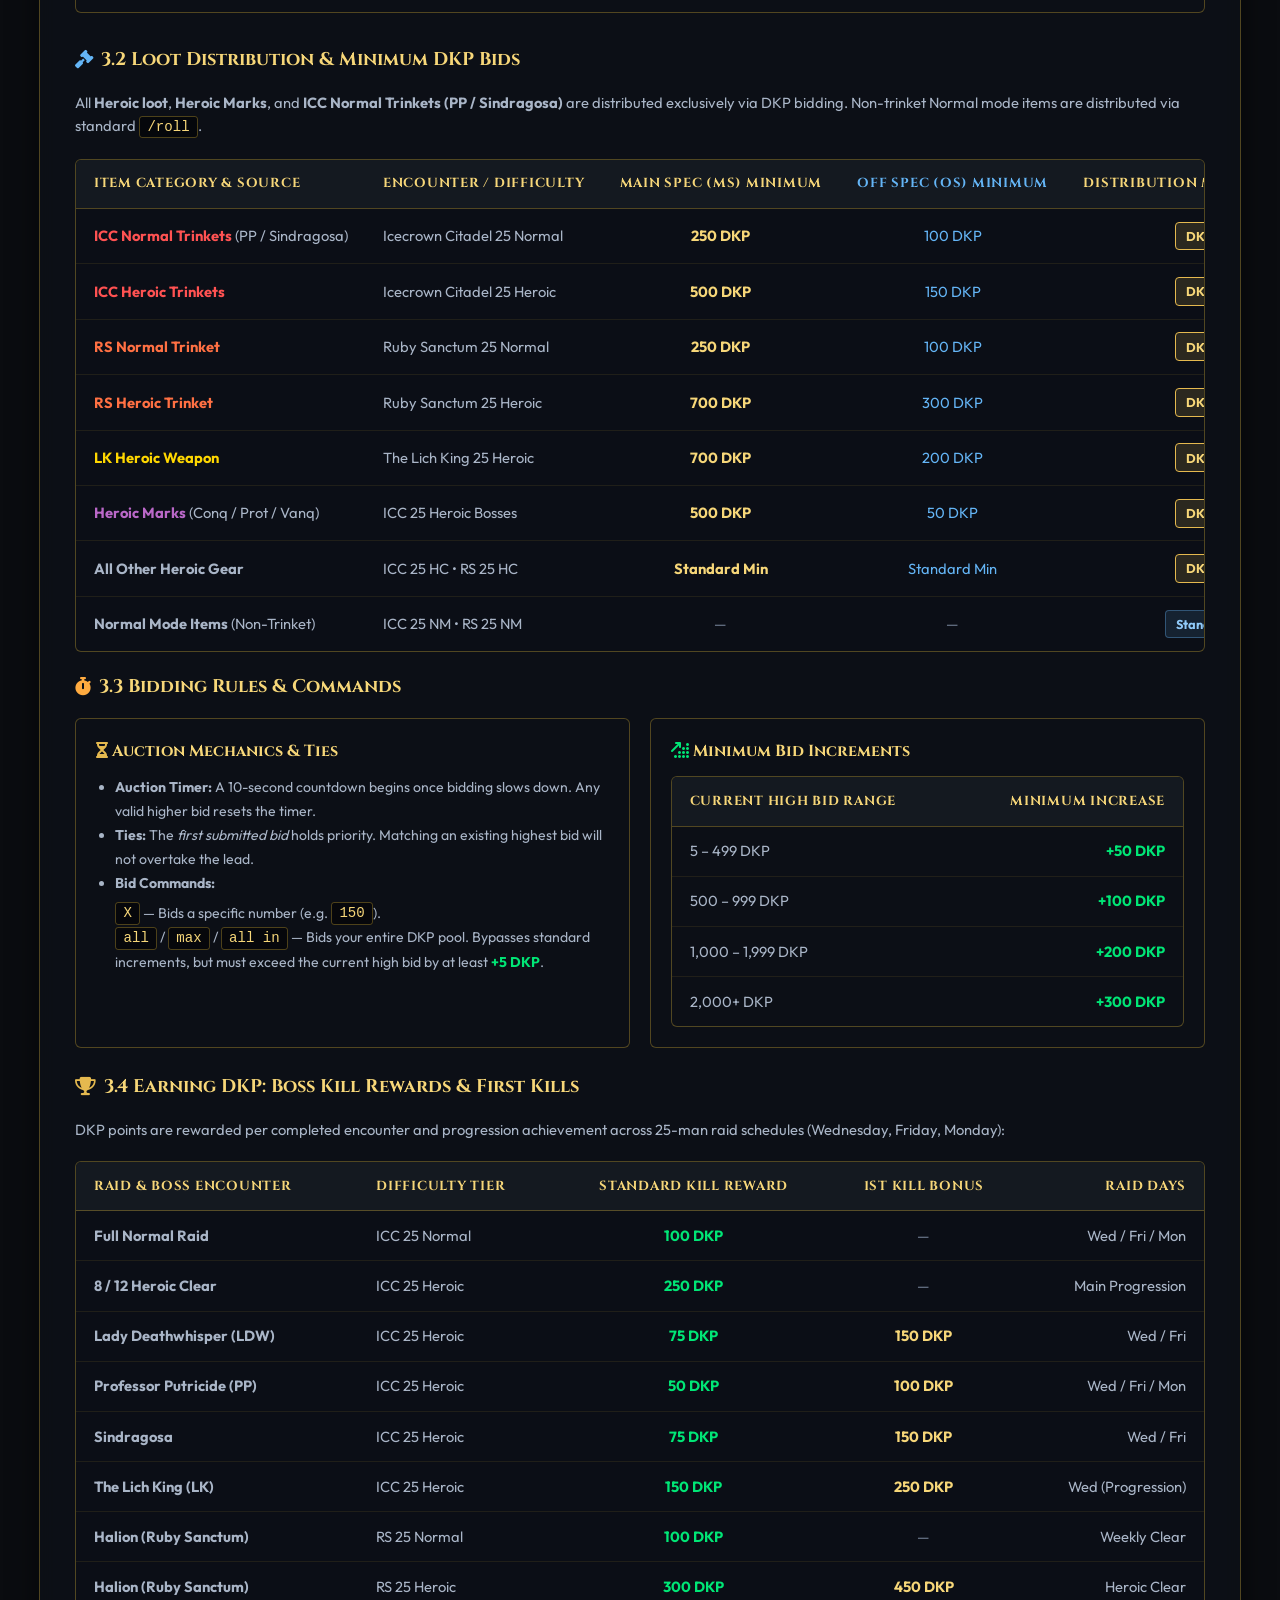
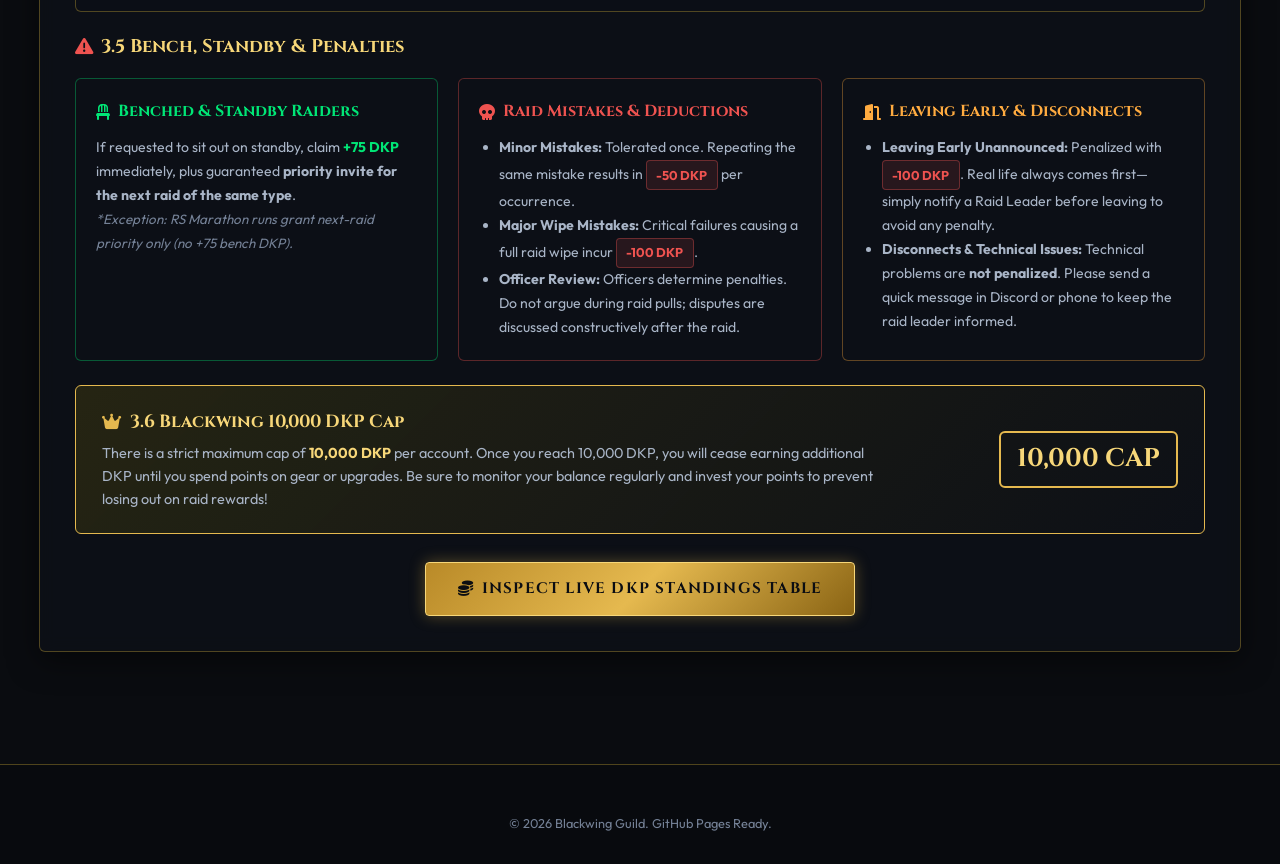
<file: rules.html>
<!DOCTYPE html>
<html lang="en">

<head>
  <meta charset="UTF-8">
  <meta name="viewport" content="width=device-width, initial-scale=1.0">
  <title>Guild Rules & Standings | Blackwing</title>
  <meta name="description"
    content="Official guild policies, rank hierarchy, and DKP system rules for Blackwing.">
  <link rel="icon" type="image/svg+xml" href="favicon.svg">
  <link rel="stylesheet" href="https://cdnjs.cloudflare.com/ajax/libs/font-awesome/6.5.1/css/all.min.css">
  <link rel="stylesheet" href="css/style.css">
  <style>
    /* Rules Table Styles */
    .rules-table-container {
      width: 100%;
      overflow-x: auto;
      border: 1px solid var(--border-gold);
      border-radius: 6px;
      background: rgba(13, 16, 23, 0.65);
      margin-bottom: 1.25rem;
    }
    .rules-table {
      width: 100%;
      border-collapse: collapse;
      text-align: left;
      font-size: 0.92rem;
    }
    .rules-table th {
      background: rgba(22, 27, 34, 0.9);
      color: var(--gold-light);
      font-family: var(--font-heading);
      font-size: 0.82rem;
      letter-spacing: 0.75px;
      text-transform: uppercase;
      padding: 0.85rem 1.1rem;
      border-bottom: 1px solid var(--border-gold);
      white-space: nowrap;
    }
    .rules-table td {
      padding: 0.8rem 1.1rem;
      border-bottom: 1px solid rgba(212, 175, 55, 0.1);
      color: var(--text-secondary);
      vertical-align: middle;
      white-space: nowrap;
    }
    .rules-table tbody tr:hover td {
      background: rgba(229, 185, 79, 0.05);
      color: var(--text-primary);
    }
    .rules-table tbody tr:last-child td {
      border-bottom: none;
    }
    .code-pill {
      background: rgba(0, 0, 0, 0.5);
      border: 1px solid rgba(212, 175, 55, 0.35);
      color: var(--gold-light);
      padding: 0.15rem 0.45rem;
      border-radius: 3px;
      font-family: monospace;
      font-size: 0.88rem;
    }
    .bonus-tag {
      display: inline-flex;
      align-items: center;
      gap: 0.3rem;
      background: rgba(0, 230, 118, 0.12);
      border: 1px solid rgba(0, 230, 118, 0.35);
      color: #00e676;
      padding: 0.2rem 0.6rem;
      border-radius: 4px;
      font-size: 0.8rem;
      font-weight: 700;
    }
    .penalty-tag {
      display: inline-flex;
      align-items: center;
      gap: 0.3rem;
      background: rgba(239, 83, 80, 0.12);
      border: 1px solid rgba(239, 83, 80, 0.35);
      color: #ef5350;
      padding: 0.2rem 0.6rem;
      border-radius: 4px;
      font-size: 0.8rem;
      font-weight: 700;
    }
    .rule-card {
      background: rgba(0, 0, 0, 0.45);
      border: 1px solid rgba(212, 175, 55, 0.18);
      border-radius: 6px;
      padding: 1.3rem;
      display: flex;
      flex-direction: column;
      transition: all 0.25s ease;
      position: relative;
    }
    .rule-card:hover {
      border-color: rgba(212, 175, 55, 0.45);
      background: rgba(18, 18, 18, 0.65);
      transform: translateY(-2px);
      box-shadow: 0 6px 18px rgba(0, 0, 0, 0.4);
    }
    .rule-badge {
      display: inline-flex;
      align-items: center;
      gap: 0.4rem;
      font-size: 0.76rem;
      font-weight: 700;
      text-transform: uppercase;
      letter-spacing: 0.05em;
      padding: 0.22rem 0.6rem;
      border-radius: 4px;
      margin-bottom: 0.8rem;
      width: fit-content;
    }
    .rule-badge-danger {
      background: rgba(239, 83, 80, 0.14);
      border: 1px solid rgba(239, 83, 80, 0.38);
      color: #ff5252;
    }
    .rule-badge-warning {
      background: rgba(255, 179, 0, 0.14);
      border: 1px solid rgba(255, 179, 0, 0.38);
      color: #ffb300;
    }
    .rule-badge-info {
      background: rgba(33, 150, 243, 0.14);
      border: 1px solid rgba(33, 150, 243, 0.38);
      color: #64b5f6;
    }
  </style>
</head>

<body>

  <!-- Top Sticky Navigation Bar -->
  <header class="site-header" id="mainHeader">
    <div class="nav-container">
      <a href="index.html" class="guild-brand">
        <div class="guild-crest"><i class="fa-solid fa-dragon"></i></div>
        <div class="guild-info-title">
          <span class="guild-name">BLACKWING</span>
          <span class="guild-realm">Icecrown &bull; Warmane</span>
        </div>
      </a>

      <nav aria-label="Main Navigation">
        <ul class="nav-menu" id="navMenu">
          <li class="nav-item"><a href="index.html" class="nav-link"><i class="fa-solid fa-house"></i> Home</a></li>
          <li class="nav-item"><a href="rules.html" class="nav-link active"><i class="fa-solid fa-gavel"></i> Rules</a>
          </li>
          <li class="nav-item"><a href="raids.html" class="nav-link"><i class="fa-solid fa-dungeon"></i> Raid Info</a>
          </li>
          <li class="nav-item"><a href="dkp.html" class="nav-link"><i class="fa-solid fa-coins"></i> DKP Ladder</a></li>
          <li class="nav-item"><a href="progression.html" class="nav-link"><i class="fa-solid fa-trophy"></i>
              Progression</a></li>
        </ul>
      </nav>

      <div class="nav-actions">
        <a href="recruitment.html" class="btn-primary">
          <i class="fa-solid fa-shield-halved"></i> Apply Now
        </a>
        <button class="nav-toggle" id="navToggle" aria-label="Toggle navigation menu">
          <i class="fa-solid fa-bars"></i>
        </button>
      </div>
    </div>
  </header>

  <!-- Main Content Area -->
  <main class="main-wrapper">
    <div class="section-header">
      <span class="section-tag">Guild Policies &amp; Operating Standards</span>
      <h1 class="section-title">Guild Guidelines &amp; Rules</h1>
    </div>

    <!-- BLOCK 1: SERVER & GUILD RULES -->
    <section class="content-panel" style="margin-bottom: 2.2rem;">
      <h2 class="panel-title"><i class="fa-solid fa-scale-balanced"></i> 1. Server &amp; Guild Rules</h2>
      <p style="color: var(--text-secondary); margin-bottom: 1.5rem; font-size: 0.98rem; line-height: 1.7;">
        Hello! Here are the forbidden things and foundational rules on the <strong>&lt;Blackwing&gt;</strong> server that we expect all members to follow to keep this quiet, peaceful corner enjoyable for everyone. Welcome to <strong>&lt;Blackwing&gt;</strong>!
      </p>

      <div class="accordion-wrapper" style="margin-bottom: 1rem;">
        
        <!-- Politics -->
        <div class="accordion-item active">
          <div style="padding: 1.1rem 1.4rem; display: flex; justify-content: space-between; align-items: center; flex-wrap: wrap; gap: 0.8rem; border-bottom: 1px solid rgba(212, 175, 55, 0.15);">
            <div style="display: flex; align-items: center; gap: 0.75rem;">
              <span style="background: rgba(239, 83, 80, 0.15); border: 1px solid rgba(239, 83, 80, 0.35); color: #ff5252; padding: 0.25rem 0.65rem; border-radius: 4px; font-size: 0.82rem; font-weight: 700; display: inline-flex; align-items: center; gap: 0.4rem;"><i class="fa-solid fa-landmark-dome"></i> Politics</span>
              <strong style="color: var(--gold-light); font-family: var(--font-heading); font-size: 1.05rem;">NO Politics</strong>
            </div>
            <span style="color: #ff5252; font-size: 0.85rem; font-weight: 600;"><i class="fa-solid fa-ban"></i> Strictly Forbidden</span>
          </div>
          <div style="padding: 1rem 1.4rem; font-size: 0.92rem; color: var(--text-secondary); line-height: 1.6;">
            Political discussions, debates, propaganda, or divisive arguments of any kind are strictly forbidden in guild chat, Discord channels, and voice comms. Keep our corner peaceful, neutral, and focused on the game.
          </div>
        </div>

        <!-- Racism -->
        <div class="accordion-item active">
          <div style="padding: 1.1rem 1.4rem; display: flex; justify-content: space-between; align-items: center; flex-wrap: wrap; gap: 0.8rem; border-bottom: 1px solid rgba(212, 175, 55, 0.15);">
            <div style="display: flex; align-items: center; gap: 0.75rem;">
              <span style="background: rgba(239, 83, 80, 0.15); border: 1px solid rgba(239, 83, 80, 0.35); color: #ff5252; padding: 0.25rem 0.65rem; border-radius: 4px; font-size: 0.82rem; font-weight: 700; display: inline-flex; align-items: center; gap: 0.4rem;"><i class="fa-solid fa-hand-fist"></i> Racism</span>
              <strong style="color: var(--gold-light); font-family: var(--font-heading); font-size: 1.05rem;">NO Racism in Any Shape or Form</strong>
            </div>
            <span style="color: #ff5252; font-size: 0.85rem; font-weight: 600;"><i class="fa-solid fa-shield-xmark"></i> Zero Tolerance</span>
          </div>
          <div style="padding: 1rem 1.4rem; font-size: 0.92rem; color: var(--text-secondary); line-height: 1.6;">
            Zero tolerance for racism, racial slurs, discriminatory language, or prejudice in any shape or form. Any violation will result in an immediate strike, disciplinary action, or permanent guild removal without warning.
          </div>
        </div>

        <!-- Bashing & Harassment -->
        <div class="accordion-item active">
          <div style="padding: 1.1rem 1.4rem; display: flex; justify-content: space-between; align-items: center; flex-wrap: wrap; gap: 0.8rem; border-bottom: 1px solid rgba(212, 175, 55, 0.15);">
            <div style="display: flex; align-items: center; gap: 0.75rem;">
              <span style="background: rgba(239, 83, 80, 0.15); border: 1px solid rgba(239, 83, 80, 0.35); color: #ff5252; padding: 0.25rem 0.65rem; border-radius: 4px; font-size: 0.82rem; font-weight: 700; display: inline-flex; align-items: center; gap: 0.4rem;"><i class="fa-solid fa-user-slash"></i> Conduct</span>
              <strong style="color: var(--gold-light); font-family: var(--font-heading); font-size: 1.05rem;">Bashing or Harassment of Members</strong>
            </div>
            <span style="color: #ff5252; font-size: 0.85rem; font-weight: 600;"><i class="fa-solid fa-heart-crack"></i> Zero Tolerance</span>
          </div>
          <div style="padding: 1rem 1.4rem; font-size: 0.92rem; color: var(--text-secondary); line-height: 1.6;">
            Bashing, bullying, harassment, personal attacks, or toxic call-outs targeting other members of the &lt;Blackwing&gt; community are strictly forbidden. Treat every teammate with common courtesy and respect.
          </div>
        </div>

        <!-- Know your class -->
        <div class="accordion-item active">
          <div style="padding: 1.1rem 1.4rem; display: flex; justify-content: space-between; align-items: center; flex-wrap: wrap; gap: 0.8rem; border-bottom: 1px solid rgba(212, 175, 55, 0.15);">
            <div style="display: flex; align-items: center; gap: 0.75rem;">
              <span style="background: rgba(255, 179, 0, 0.15); border: 1px solid rgba(255, 179, 0, 0.35); color: #ffb300; padding: 0.25rem 0.65rem; border-radius: 4px; font-size: 0.82rem; font-weight: 700; display: inline-flex; align-items: center; gap: 0.4rem;"><i class="fa-solid fa-book-skull"></i> Raiding</span>
              <strong style="color: var(--gold-light); font-family: var(--font-heading); font-size: 1.05rem;">Know Your Class !!!</strong>
            </div>
            <span style="color: var(--gold-primary); font-size: 0.85rem; font-weight: 600;"><i class="fa-solid fa-fire"></i> Raid Standard</span>
          </div>
          <div style="padding: 1rem 1.4rem; font-size: 0.92rem; color: var(--text-secondary); line-height: 1.6;">
            Understand your class specialization, optimal talent builds, rotations, stat priorities, and boss tactic mechanics inside out. Come prepared with full gems, top-tier enchants, and consumables. Continual self-improvement and dedication to your role are expected from every raider.
          </div>
        </div>

        <!-- Full Duration -->
        <div class="accordion-item active">
          <div style="padding: 1.1rem 1.4rem; display: flex; justify-content: space-between; align-items: center; flex-wrap: wrap; gap: 0.8rem; border-bottom: 1px solid rgba(212, 175, 55, 0.15);">
            <div style="display: flex; align-items: center; gap: 0.75rem;">
              <span style="background: rgba(33, 150, 243, 0.15); border: 1px solid rgba(33, 150, 243, 0.35); color: #64b5f6; padding: 0.25rem 0.65rem; border-radius: 4px; font-size: 0.82rem; font-weight: 700; display: inline-flex; align-items: center; gap: 0.4rem;"><i class="fa-solid fa-clock"></i> Commitment</span>
              <strong style="color: var(--gold-light); font-family: var(--font-heading); font-size: 1.05rem;">Full Raid Duration &amp; Good Manners</strong>
            </div>
            <span style="color: #64b5f6; font-size: 0.85rem; font-weight: 600;"><i class="fa-solid fa-handshake"></i> Expected Conduct</span>
          </div>
          <div style="padding: 1rem 1.4rem; font-size: 0.92rem; color: var(--text-secondary); line-height: 1.6;">
            You are expected to be here for the full duration of the raid. Leaving without telling anyone is not tolerated. If you can't play or need to step out, let us know in advance&mdash;have good manners!
          </div>
        </div>

        <!-- Boost -->
        <div class="accordion-item active">
          <div style="padding: 1.1rem 1.4rem; display: flex; justify-content: space-between; align-items: center; flex-wrap: wrap; gap: 0.8rem; border-bottom: 1px solid rgba(212, 175, 55, 0.15);">
            <div style="display: flex; align-items: center; gap: 0.75rem;">
              <span style="background: rgba(0, 230, 118, 0.15); border: 1px solid rgba(0, 230, 118, 0.35); color: #00e676; padding: 0.25rem 0.65rem; border-radius: 4px; font-size: 0.82rem; font-weight: 700; display: inline-flex; align-items: center; gap: 0.4rem;"><i class="fa-solid fa-handshake-angle"></i> Teamwork</span>
              <strong style="color: var(--gold-light); font-family: var(--font-heading); font-size: 1.05rem;">Don't Expect Anyone to Boost You</strong>
            </div>
            <span style="color: #00e676; font-size: 0.85rem; font-weight: 600;"><i class="fa-solid fa-heart"></i> Reciprocal Kindness</span>
          </div>
          <div style="padding: 1rem 1.4rem; font-size: 0.92rem; color: var(--text-secondary); line-height: 1.6;">
            Don't expect anyone to boost you. Favors will be returned, it depends on you! A little kindness goes a long way.
          </div>
        </div>

      </div>
    </section>

    <!-- BLOCK 2: RANK RULES -->
    <section class="content-panel" style="margin-bottom: 2.2rem;">
      <h2 class="panel-title"><i class="fa-solid fa-sitemap"></i> 2. Rank Hierarchy &amp; Advancement Rules</h2>
      <p style="color: var(--text-secondary); margin-bottom: 1.5rem; font-size: 0.98rem; line-height: 1.7;">
        Ranks define raid spot priority, access to exclusive guild guides, shard gathering privileges, and administrative responsibilities.
        Promotions are reviewed every <strong>2 weeks</strong>, and demotions are reviewed <strong>monthly</strong> by the Officer Council.
      </p>

      <!-- 2.1 Guild Ranks & Privileges -->
      <h3 style="color: var(--gold-light); font-family: var(--font-heading); font-size: 1.15rem; margin-bottom: 1rem; display: flex; align-items: center; gap: 0.5rem;">
        <i class="fa-solid fa-layer-group" style="color: var(--gold-primary);"></i> Guild Ranks &amp; Raid Privileges
      </h3>

      <div class="accordion-wrapper" style="margin-bottom: 2rem;">
        <!-- Guild Master -->
        <div class="accordion-item active">
          <div style="padding: 1.1rem 1.4rem; display: flex; justify-content: space-between; align-items: center; flex-wrap: wrap; gap: 0.8rem; border-bottom: 1px solid rgba(212, 175, 55, 0.15);">
            <div style="display: flex; align-items: center; gap: 0.75rem;">
              <span class="dkp-rank-badge badge-gm">Guild Master</span>
              <strong style="color: var(--gold-light); font-family: var(--font-heading);">Supreme Leadership</strong>
            </div>
            <span style="color: #ff5252; font-size: 0.85rem; font-weight: 600;"><i class="fa-solid fa-key"></i> Basically Everything</span>
          </div>
          <div style="padding: 1rem 1.4rem; font-size: 0.92rem; color: var(--text-secondary); line-height: 1.6;">
            Supreme authority over guild administration, roster governance, and community diplomacy. Final decision maker on all guild rules, disputes, and member removals.
          </div>
        </div>

        <!-- Officer -->
        <div class="accordion-item active">
          <div style="padding: 1.1rem 1.4rem; display: flex; justify-content: space-between; align-items: center; flex-wrap: wrap; gap: 0.8rem; border-bottom: 1px solid rgba(212, 175, 55, 0.15);">
            <div style="display: flex; align-items: center; gap: 0.75rem;">
              <span class="dkp-rank-badge badge-officer">Officer</span>
              <strong style="color: var(--gold-light); font-family: var(--font-heading);">Raid Leads &amp; Council</strong>
            </div>
            <span style="color: #ff4081; font-size: 0.85rem; font-weight: 600;"><i class="fa-solid fa-shield-halved"></i> Full Access</span>
          </div>
          <div style="padding: 1rem 1.4rem; font-size: 0.92rem; color: var(--text-secondary); line-height: 1.6;">
            Leads encounters, hosts raids, manages guild bank reserves, processes recruitment applications, maintains DKP records, and oversees discord channels.
          </div>
        </div>

        <!-- Core Raider -->
        <div class="accordion-item active">
          <div style="padding: 1.1rem 1.4rem; display: flex; justify-content: space-between; align-items: center; flex-wrap: wrap; gap: 0.8rem; border-bottom: 1px solid rgba(212, 175, 55, 0.15);">
            <div style="display: flex; align-items: center; gap: 0.75rem;">
              <span class="dkp-rank-badge badge-core">Core Raider</span>
              <strong style="color: var(--gold-light); font-family: var(--font-heading);">Elite Progression Member</strong>
            </div>
            <span style="color: #00e676; font-size: 0.85rem; font-weight: 700;"><i class="fa-solid fa-angles-up"></i> High Pick Priority</span>
          </div>
          <div style="padding: 1rem 1.4rem; font-size: 0.92rem; color: var(--text-secondary); line-height: 1.7;">
            <ul style="margin: 0; padding-left: 1.2rem; list-style-type: disc;">
              <li><strong>High Pick Priority</strong> for all 25-man Heroic raids</li>
              <li><strong>Eligible to collect Shadowmourne shards</strong></li>
              <li>Full access to <strong>Raiding Guides</strong></li>
              <li>Full access to <strong>Class Guides</strong> and <strong>Advanced Class Guides</strong></li>
              <li>Dedicated <strong>Mentor &amp; Specialist guidance</strong> for parsing and encounter optimization</li>
            </ul>
          </div>
        </div>

        <!-- Raider -->
        <div class="accordion-item active">
          <div style="padding: 1.1rem 1.4rem; display: flex; justify-content: space-between; align-items: center; flex-wrap: wrap; gap: 0.8rem; border-bottom: 1px solid rgba(212, 175, 55, 0.15);">
            <div style="display: flex; align-items: center; gap: 0.75rem;">
              <span class="dkp-rank-badge badge-raider">Raider</span>
              <strong style="color: var(--gold-light); font-family: var(--font-heading);">Active Raider</strong>
            </div>
            <span style="color: #64b5f6; font-size: 0.85rem; font-weight: 600;"><i class="fa-solid fa-angle-up"></i> Medium Pick Priority</span>
          </div>
          <div style="padding: 1rem 1.4rem; font-size: 0.92rem; color: var(--text-secondary); line-height: 1.7;">
            <ul style="margin: 0; padding-left: 1.2rem; list-style-type: disc;">
              <li><strong>Medium Pick Priority</strong> for raid rosters</li>
              <li><strong>Eligible to collect Shadowmourne shards</strong></li>
              <li>Full access to <strong>Raiding Guides</strong></li>
              <li>Full access to <strong>Class Guides</strong></li>
            </ul>
          </div>
        </div>

        <!-- Member -->
        <div class="accordion-item active">
          <div style="padding: 1.1rem 1.4rem; display: flex; justify-content: space-between; align-items: center; flex-wrap: wrap; gap: 0.8rem; border-bottom: 1px solid rgba(212, 175, 55, 0.15);">
            <div style="display: flex; align-items: center; gap: 0.75rem;">
              <span class="dkp-rank-badge badge-member">Member</span>
              <strong style="color: var(--gold-light); font-family: var(--font-heading);">Guild Raider</strong>
            </div>
            <span style="color: #bf7fff; font-size: 0.85rem; font-weight: 600;"><i class="fa-solid fa-minus"></i> Average Pick Priority</span>
          </div>
          <div style="padding: 1rem 1.4rem; font-size: 0.92rem; color: var(--text-secondary); line-height: 1.7;">
            <ul style="margin: 0; padding-left: 1.2rem; list-style-type: disc;">
              <li><strong>Average Pick Priority</strong> for regular raids</li>
              <li>Full access to <strong>Raiding Guides</strong></li>
            </ul>
          </div>
        </div>

        <!-- Trial -->
        <div class="accordion-item active">
          <div style="padding: 1.1rem 1.4rem; display: flex; justify-content: space-between; align-items: center; flex-wrap: wrap; gap: 0.8rem; border-bottom: 1px solid rgba(212, 175, 55, 0.15);">
            <div style="display: flex; align-items: center; gap: 0.75rem;">
              <span class="dkp-rank-badge badge-trial">Trial</span>
              <strong style="color: var(--gold-light); font-family: var(--font-heading);">Trialist &amp; Evaluation</strong>
            </div>
            <span style="color: #fff176; font-size: 0.85rem; font-weight: 600;"><i class="fa-solid fa-angle-down"></i> Low Pick Priority</span>
          </div>
          <div style="padding: 1rem 1.4rem; font-size: 0.92rem; color: var(--text-secondary); line-height: 1.6;">
            Evaluation status for new applicants and inactive returning raiders. Assessed on raid attendance, mechanics, log parses, and attitude. Holds low pick priority until promoted.
          </div>
        </div>

        <!-- Pug -->
        <div class="accordion-item active">
          <div style="padding: 1.1rem 1.4rem; display: flex; justify-content: space-between; align-items: center; flex-wrap: wrap; gap: 0.8rem; border-bottom: 1px solid rgba(212, 175, 55, 0.15);">
            <div style="display: flex; align-items: center; gap: 0.75rem;">
              <span class="dkp-rank-badge badge-pug">Pugs</span>
              <strong style="color: var(--gold-light); font-family: var(--font-heading);">External Raiders</strong>
            </div>
            <span style="color: #9e9e9e; font-size: 0.85rem; font-weight: 600;"><i class="fa-solid fa-angles-down"></i> 0.1% Pick Priority</span>
          </div>
          <div style="padding: 1rem 1.4rem; font-size: 0.92rem; color: var(--text-secondary); line-height: 1.6;">
            Non-guild fillers brought in when internal roster availability is depleted. Lowest invite priority (0.1%).
          </div>
        </div>

        <!-- Mentor / Specialist Note -->
        <div style="padding: 1rem 1.4rem; background: rgba(220, 190, 0, 0.08); border: 1px solid rgba(220, 190, 0, 0.3); border-radius: 4px; margin-top: 0.75rem; font-size: 0.88rem; color: var(--text-secondary);">
          <strong style="color: #f5d020;"><i class="fa-solid fa-star"></i> Specialist &amp; Mentor Role:</strong>
          Special rank assigned to elite veteran players with deep mechanical mastery to assist, coach, and guide Core Raiders and the guild community.
        </div>
      </div>

      <!-- 2.2 Promotions & Advancement Path -->
      <h3 style="color: var(--gold-light); font-family: var(--font-heading); font-size: 1.15rem; margin-bottom: 1rem; display: flex; align-items: center; gap: 0.5rem;">
        <i class="fa-solid fa-stairs" style="color: #00e676;"></i> Rank Promotions &amp; Requirements
      </h3>
      <p style="color: var(--text-secondary); font-size: 0.92rem; margin-bottom: 1.25rem;">
        Advancement through the guild ranks is objective and merit-based. Meet the following tenure, raid count, and character GearScore criteria to qualify:
      </p>

      <div class="accordion-wrapper" style="margin-bottom: 2rem;">
        <!-- Step 1: Trial -> Member -->
        <div class="accordion-item active">
          <div style="padding: 1.1rem 1.4rem; display: flex; justify-content: space-between; align-items: center; flex-wrap: wrap; gap: 0.8rem; border-bottom: 1px solid rgba(212, 175, 55, 0.15);">
            <div style="display: flex; align-items: center; gap: 0.6rem; flex-wrap: wrap;">
              <span class="dkp-rank-badge badge-trial">Trial</span>
              <i class="fa-solid fa-arrow-right" style="color: #bf7fff; font-size: 0.85rem;"></i>
              <span class="dkp-rank-badge badge-member">Member</span>
              <strong style="color: var(--gold-light); font-family: var(--font-heading); margin-left: 0.25rem;">Trial to Member</strong>
            </div>
            <span style="color: #bf7fff; font-size: 0.85rem; font-weight: 600;"><i class="fa-solid fa-check"></i> 1+ Month &bull; 15+ 25-Man Raids</span>
          </div>
          <div style="padding: 1rem 1.4rem; font-size: 0.92rem; color: var(--text-secondary); line-height: 1.7;">
            <ul style="margin: 0; padding-left: 1.2rem; list-style-type: disc;">
              <li><strong>Guild Tenure:</strong> 1 month or more in the guild</li>
              <li><strong>Active Raiding:</strong> 2 weeks or more of active raiding with a minimum of <strong>15+ 25-man raids</strong></li>
              <li><strong>Roster Requirement:</strong> <strong>3+ characters</strong> with <strong>5.8k+ GS</strong></li>
            </ul>
          </div>
        </div>

        <!-- Step 2: Member -> Raider -->
        <div class="accordion-item active">
          <div style="padding: 1.1rem 1.4rem; display: flex; justify-content: space-between; align-items: center; flex-wrap: wrap; gap: 0.8rem; border-bottom: 1px solid rgba(212, 175, 55, 0.15);">
            <div style="display: flex; align-items: center; gap: 0.6rem; flex-wrap: wrap;">
              <span class="dkp-rank-badge badge-member">Member</span>
              <i class="fa-solid fa-arrow-right" style="color: #64b5f6; font-size: 0.85rem;"></i>
              <span class="dkp-rank-badge badge-raider">Raider</span>
              <strong style="color: var(--gold-light); font-family: var(--font-heading); margin-left: 0.25rem;">Member to Raider</strong>
            </div>
            <span style="color: #64b5f6; font-size: 0.85rem; font-weight: 600;"><i class="fa-solid fa-check"></i> 2+ Months &bull; 25+ 25-Man Raids</span>
          </div>
          <div style="padding: 1rem 1.4rem; font-size: 0.92rem; color: var(--text-secondary); line-height: 1.7;">
            <ul style="margin: 0; padding-left: 1.2rem; list-style-type: disc;">
              <li><strong>Player Profile:</strong> Overall good, dependable, mechanically sound raider</li>
              <li><strong>Guild Tenure:</strong> 2 months or more in the guild</li>
              <li><strong>Active Raiding:</strong> 4 weeks or more of active raiding with a minimum of <strong>25+ 25-man raids</strong></li>
              <li><strong>Roster Requirement:</strong> <strong>5+ characters</strong> (at least <strong>2</strong> of them with <strong>6.0k+ GS</strong>)</li>
            </ul>
          </div>
        </div>

        <!-- Step 3: Raider -> Core Raider -->
        <div class="accordion-item active">
          <div style="padding: 1.1rem 1.4rem; display: flex; justify-content: space-between; align-items: center; flex-wrap: wrap; gap: 0.8rem; border-bottom: 1px solid rgba(212, 175, 55, 0.15);">
            <div style="display: flex; align-items: center; gap: 0.6rem; flex-wrap: wrap;">
              <span class="dkp-rank-badge badge-raider">Raider</span>
              <i class="fa-solid fa-arrow-right" style="color: #00e676; font-size: 0.85rem;"></i>
              <span class="dkp-rank-badge badge-core">Core Raider</span>
              <strong style="color: var(--gold-light); font-family: var(--font-heading); margin-left: 0.25rem;">Raider to Core Raider</strong>
            </div>
            <span style="color: #00e676; font-size: 0.85rem; font-weight: 700;"><i class="fa-solid fa-check"></i> 3+ Months &bull; 45+ 25-Man Raids</span>
          </div>
          <div style="padding: 1rem 1.4rem; font-size: 0.92rem; color: var(--text-secondary); line-height: 1.7;">
            <ul style="margin: 0; padding-left: 1.2rem; list-style-type: disc;">
              <li><strong>Player Profile:</strong> Exceptional player with top-tier mechanics, consistency, and preparation</li>
              <li><strong>Guild Tenure:</strong> 3 months or more in the guild</li>
              <li><strong>Active Raiding:</strong> 8 weeks or more of active raiding with a minimum of <strong>45+ 25-man raids</strong></li>
              <li><strong>Roster Requirement:</strong> <strong>7+ characters</strong> (at least <strong>4</strong> of them with <strong>6.0k+ GS</strong> and min. <strong>1 BiS toon</strong>)</li>
            </ul>
          </div>
        </div>

        <!-- Step 4: Core Raider -> Officer -->
        <div class="accordion-item active">
          <div style="padding: 1.1rem 1.4rem; display: flex; justify-content: space-between; align-items: center; flex-wrap: wrap; gap: 0.8rem; border-bottom: 1px solid rgba(212, 175, 55, 0.15);">
            <div style="display: flex; align-items: center; gap: 0.6rem; flex-wrap: wrap;">
              <span class="dkp-rank-badge badge-core">Core Raider</span>
              <i class="fa-solid fa-arrow-right" style="color: #e8305a; font-size: 0.85rem;"></i>
              <span class="dkp-rank-badge badge-officer">Officer</span>
              <strong style="color: var(--gold-light); font-family: var(--font-heading); margin-left: 0.25rem;">Core Raider to Officer</strong>
            </div>
            <span style="color: #e8305a; font-size: 0.85rem; font-weight: 600;"><i class="fa-solid fa-shield-halved"></i> 3+ Months &bull; Guild Leadership</span>
          </div>
          <div style="padding: 1rem 1.4rem; font-size: 0.92rem; color: var(--text-secondary); line-height: 1.7;">
            <ul style="margin: 0; padding-left: 1.2rem; list-style-type: disc;">
              <li><strong>Player Profile:</strong> Elite player: friendly, knowledgeable, well-behaved, and trustworthy</li>
              <li><strong>Guild Management:</strong> Able to manage guild operations (Discord, Bank, DKP/Loot, Raid hosting &amp; leading)</li>
              <li><strong>Guild Tenure:</strong> 3 months or more in the guild</li>
              <li><strong>Roster Requirement:</strong> <strong>9+ characters</strong> (at least <strong>5</strong> of them with <strong>6.0k+ GS</strong> and min. <strong>3 BiS toons</strong>)</li>
            </ul>
          </div>
        </div>
      </div>

      <!-- 2.3 Review Cycles, Demotions & Policy -->
      <div style="display: grid; grid-template-columns: repeat(auto-fit, minmax(280px, 1fr)); gap: 1.25rem;">
        <!-- Review Schedule -->
        <div style="background: rgba(13, 16, 23, 0.7); border: 1px solid var(--border-gold); padding: 1.25rem; border-radius: 6px;">
          <h4 style="color: var(--gold-light); font-family: var(--font-heading); font-size: 1rem; margin-bottom: 0.75rem; display: flex; align-items: center; gap: 0.5rem;">
            <i class="fa-regular fa-calendar-check" style="color: var(--gold-primary);"></i> Review Schedule
          </h4>
          <p style="color: var(--text-secondary); font-size: 0.9rem; line-height: 1.6; margin-bottom: 0.5rem;">
            The Officer Council systematically reviews the guild roster on scheduled intervals:
          </p>
          <ul style="color: var(--text-secondary); font-size: 0.88rem; line-height: 1.8; padding-left: 1.2rem; margin: 0;">
            <li><strong style="color: #00e676;">Promotions Discussion:</strong> Evaluated <strong>every 2 weeks</strong>.</li>
            <li><strong style="color: #ffab40;">Demotions Discussion:</strong> Evaluated <strong>every 1 month</strong>.</li>
          </ul>
        </div>

        <!-- Demotions & Inactivity -->
        <div style="background: rgba(13, 16, 23, 0.7); border: 1px solid rgba(255, 171, 64, 0.35); padding: 1.25rem; border-radius: 6px;">
          <h4 style="color: #ffab40; font-family: var(--font-heading); font-size: 1rem; margin-bottom: 0.75rem; display: flex; align-items: center; gap: 0.5rem;">
            <i class="fa-solid fa-arrow-down-wide-short"></i> Demotion Rules
          </h4>
          <ul style="color: var(--text-secondary); font-size: 0.88rem; line-height: 1.7; padding-left: 1.2rem; margin: 0;">
            <li><strong>Inactivity:</strong> Inactive raiders are demoted <strong>1 rank every month</strong>.</li>
            <li><strong>Discord Policy:</strong> Inactive members are <strong>not kicked from Discord</strong>; their Discord rank is set to <span class="dkp-rank-badge badge-trial" style="font-size: 0.7rem; padding: 0.1rem 0.4rem;">Trial</span>.</li>
            <li><strong>Performance:</strong> Consistently underperforming raiders will also be subject to rank demotion.</li>
          </ul>
        </div>

        <!-- Guild Kicks & Discord Bans -->
        <div style="background: rgba(13, 16, 23, 0.7); border: 1px solid rgba(239, 83, 80, 0.35); padding: 1.25rem; border-radius: 6px;">
          <h4 style="color: #ef5350; font-family: var(--font-heading); font-size: 1rem; margin-bottom: 0.75rem; display: flex; align-items: center; gap: 0.5rem;">
            <i class="fa-solid fa-gavel"></i> Guild Kicks &amp; Discord Bans
          </h4>
          <p style="color: var(--text-secondary); font-size: 0.88rem; line-height: 1.6; margin: 0;">
            Players who fail to follow guild rules, exhibit toxic behavior, or disrupt the guild environment are subject to guild kick and Discord ban.
            All situations may be discussed within the Officer Council, but the <strong>final decision always rests with the <span style="color: var(--gold-light); font-weight: 700;">Guild Master</span></strong>.
          </p>
        </div>
      </div>
    </section>

    <!-- BLOCK 3: DKP RULES -->
    <section class="content-panel" style="margin-bottom: 2rem;">
      <div style="display: flex; justify-content: space-between; align-items: center; flex-wrap: wrap; gap: 1rem; margin-bottom: 1.25rem;">
        <div>
          <h2 class="panel-title" style="margin-bottom: 0.25rem; border-bottom: none; padding-bottom: 0;">
            <i class="fa-solid fa-coins"></i> 3. Guild DKP &amp; Loot Rules
          </h2>
          <span style="color: var(--text-muted); font-size: 0.85rem;">Official Guidelines for 25-Man ICC &amp; Ruby Sanctum Raids</span>
        </div>
        <a href="dkp.html" class="btn-primary">
          <i class="fa-solid fa-table-list"></i> Open DKP Ladder Table
        </a>
      </div>

      <p style="color: var(--text-secondary); margin-bottom: 1.5rem; font-size: 0.98rem; line-height: 1.7;">
        Blackwing operates a transparent, account-wide DKP bidding economy across all 25-man Heroic raids and high-value trinkets.
        Read the official guidelines below regarding bidding mechanics, boss point yields, penalties, and the 10,000 DKP cap.
      </p>

      <!-- 3.1 Core Rules & Updates -->
      <h3 style="color: var(--gold-light); font-family: var(--font-heading); font-size: 1.15rem; margin-bottom: 1rem; display: flex; align-items: center; gap: 0.5rem;">
        <i class="fa-solid fa-shield-halved" style="color: var(--gold-primary);"></i> 3.1 Core Rules &amp; Updates
      </h3>

      <div class="accordion-wrapper" style="margin-bottom: 2rem;">
        <!-- Account-Wide DKP -->
        <div class="accordion-item active">
          <div style="padding: 1.1rem 1.4rem; display: flex; justify-content: space-between; align-items: center; flex-wrap: wrap; gap: 0.8rem; border-bottom: 1px solid rgba(212, 175, 55, 0.15);">
            <div style="display: flex; align-items: center; gap: 0.75rem;">
              <span class="bonus-tag"><i class="fa-solid fa-users"></i> Account-Wide</span>
              <strong style="color: var(--gold-light); font-family: var(--font-heading);">Shared DKP Pool Across All Characters</strong>
            </div>
            <span style="color: var(--gold-light); font-size: 0.85rem;"><code class="code-pill">?main &lt;MainName&gt;</code></span>
          </div>
          <div style="padding: 1rem 1.4rem; font-size: 0.92rem; color: var(--text-secondary); line-height: 1.7;">
            All mains and alts share a single unified DKP pool. Inform a Raid Leader before raiding on an alt for the first time.
            Link your alt to your main anytime in Discord using the command: <code class="code-pill">?main &lt;MainCharacterName&gt;</code>.
          </div>
        </div>

        <!-- Checking DKP & Bonuses -->
        <div class="accordion-item active">
          <div style="padding: 1.1rem 1.4rem; display: flex; justify-content: space-between; align-items: center; flex-wrap: wrap; gap: 0.8rem; border-bottom: 1px solid rgba(212, 175, 55, 0.15);">
            <div style="display: flex; align-items: center; gap: 0.75rem;">
              <span class="bonus-tag"><i class="fa-solid fa-gift"></i> Bonuses</span>
              <strong style="color: var(--gold-light); font-family: var(--font-heading);">Checking Balance &amp; Starter Grants</strong>
            </div>
            <span style="color: #00e676; font-size: 0.85rem; font-weight: 700;">+50 DKP Starter &bull; +50 DKP Tank/Healer</span>
          </div>
          <div style="padding: 1rem 1.4rem; font-size: 0.92rem; color: var(--text-secondary); line-height: 1.7;">
            <ul style="margin: 0; padding-left: 1.2rem; list-style-type: disc;">
              <li><strong>Checking DKP:</strong> Check your current balance anytime via your in-game <strong>Officer Note</strong> or on Discord by typing <code class="code-pill">?dkp</code>.</li>
              <li><strong>Welcome Bonus:</strong> New raiders receive an automatic starter grant of <strong style="color: #00e676;">+50 DKP</strong> upon joining.</li>
              <li><strong>Role Bonus:</strong> Dedicated <strong>Tanks and Healers</strong> receive an extra <strong style="color: #00e676;">+50 DKP</strong> role bonus.</li>
              <li><strong>Main Spec Changes:</strong> Any permanent or temporary Main Spec adjustments must be declared in the designated Discord channel <em>before</em> the raid starts.</li>
            </ul>
          </div>
        </div>
      </div>

      <!-- 3.2 Loot Distribution & Minimum Bids -->
      <h3 style="color: var(--gold-light); font-family: var(--font-heading); font-size: 1.15rem; margin-bottom: 1rem; display: flex; align-items: center; gap: 0.5rem;">
        <i class="fa-solid fa-gavel" style="color: #64b5f6;"></i> 3.2 Loot Distribution &amp; Minimum DKP Bids
      </h3>
      <p style="color: var(--text-secondary); font-size: 0.92rem; margin-bottom: 1.25rem;">
        All <strong>Heroic loot</strong>, <strong>Heroic Marks</strong>, and <strong>ICC Normal Trinkets (PP / Sindragosa)</strong> are distributed exclusively via DKP bidding.
        Non-trinket Normal mode items are distributed via standard <code class="code-pill">/roll</code>.
      </p>

      <div class="rules-table-container">
        <table class="rules-table">
          <thead>
            <tr>
              <th>Item Category &amp; Source</th>
              <th>Encounter / Difficulty</th>
              <th style="text-align: center; color: var(--gold-light);">Main Spec (MS) Minimum</th>
              <th style="text-align: center; color: #64b5f6;">Off Spec (OS) Minimum</th>
              <th style="text-align: right;">Distribution Method</th>
            </tr>
          </thead>
          <tbody>
            <tr>
              <td><strong style="color: #ff5252;">ICC Normal Trinkets</strong> (PP / Sindragosa)</td>
              <td>Icecrown Citadel 25 Normal</td>
              <td style="text-align: center; font-weight: 700; color: var(--gold-light);">250 DKP</td>
              <td style="text-align: center; color: #64b5f6;">100 DKP</td>
              <td style="text-align: right;"><span class="bonus-tag" style="background: rgba(229,185,79,0.15); border-color: var(--gold-primary); color: var(--gold-light);">DKP Bidding</span></td>
            </tr>
            <tr>
              <td><strong style="color: #ff5252;">ICC Heroic Trinkets</strong></td>
              <td>Icecrown Citadel 25 Heroic</td>
              <td style="text-align: center; font-weight: 700; color: var(--gold-light);">500 DKP</td>
              <td style="text-align: center; color: #64b5f6;">150 DKP</td>
              <td style="text-align: right;"><span class="bonus-tag" style="background: rgba(229,185,79,0.15); border-color: var(--gold-primary); color: var(--gold-light);">DKP Bidding</span></td>
            </tr>
            <tr>
              <td><strong style="color: #ff7043;">RS Normal Trinket</strong></td>
              <td>Ruby Sanctum 25 Normal</td>
              <td style="text-align: center; font-weight: 700; color: var(--gold-light);">250 DKP</td>
              <td style="text-align: center; color: #64b5f6;">100 DKP</td>
              <td style="text-align: right;"><span class="bonus-tag" style="background: rgba(229,185,79,0.15); border-color: var(--gold-primary); color: var(--gold-light);">DKP Bidding</span></td>
            </tr>
            <tr>
              <td><strong style="color: #ff7043;">RS Heroic Trinket</strong></td>
              <td>Ruby Sanctum 25 Heroic</td>
              <td style="text-align: center; font-weight: 700; color: var(--gold-light);">700 DKP</td>
              <td style="text-align: center; color: #64b5f6;">300 DKP</td>
              <td style="text-align: right;"><span class="bonus-tag" style="background: rgba(229,185,79,0.15); border-color: var(--gold-primary); color: var(--gold-light);">DKP Bidding</span></td>
            </tr>
            <tr>
              <td><strong style="color: #ffd700;">LK Heroic Weapon</strong></td>
              <td>The Lich King 25 Heroic</td>
              <td style="text-align: center; font-weight: 700; color: var(--gold-light);">700 DKP</td>
              <td style="text-align: center; color: #64b5f6;">200 DKP</td>
              <td style="text-align: right;"><span class="bonus-tag" style="background: rgba(229,185,79,0.15); border-color: var(--gold-primary); color: var(--gold-light);">DKP Bidding</span></td>
            </tr>
            <tr>
              <td><strong style="color: #ba68c8;">Heroic Marks</strong> (Conq / Prot / Vanq)</td>
              <td>ICC 25 Heroic Bosses</td>
              <td style="text-align: center; font-weight: 700; color: var(--gold-light);">500 DKP</td>
              <td style="text-align: center; color: #64b5f6;">50 DKP</td>
              <td style="text-align: right;"><span class="bonus-tag" style="background: rgba(229,185,79,0.15); border-color: var(--gold-primary); color: var(--gold-light);">DKP Bidding</span></td>
            </tr>
            <tr>
              <td><strong>All Other Heroic Gear</strong></td>
              <td>ICC 25 HC &bull; RS 25 HC</td>
              <td style="text-align: center; font-weight: 700; color: var(--gold-light);">Standard Min</td>
              <td style="text-align: center; color: #64b5f6;">Standard Min</td>
              <td style="text-align: right;"><span class="bonus-tag" style="background: rgba(229,185,79,0.15); border-color: var(--gold-primary); color: var(--gold-light);">DKP Bidding</span></td>
            </tr>
            <tr>
              <td><strong>Normal Mode Items</strong> (Non-Trinket)</td>
              <td>ICC 25 NM &bull; RS 25 NM</td>
              <td style="text-align: center; color: var(--text-muted);">—</td>
              <td style="text-align: center; color: var(--text-muted);">—</td>
              <td style="text-align: right;"><span class="bonus-tag" style="background: rgba(100,181,246,0.12); border-color: rgba(100,181,246,0.35); color: #90caf9;">Standard /roll</span></td>
            </tr>
          </tbody>
        </table>
      </div>

      <!-- 3.3 Bidding Rules, Increments & Commands -->
      <h3 style="color: var(--gold-light); font-family: var(--font-heading); font-size: 1.15rem; margin-bottom: 1rem; display: flex; align-items: center; gap: 0.5rem;">
        <i class="fa-solid fa-stopwatch" style="color: #ffab40;"></i> 3.3 Bidding Rules &amp; Commands
      </h3>

      <div style="display: grid; grid-template-columns: repeat(auto-fit, minmax(280px, 1fr)); gap: 1.25rem; margin-bottom: 1.5rem;">
        <!-- Auction Mechanics -->
        <div style="background: rgba(13, 16, 23, 0.7); border: 1px solid var(--border-gold); padding: 1.25rem; border-radius: 6px;">
          <h4 style="color: var(--gold-light); font-family: var(--font-heading); font-size: 1rem; margin-bottom: 0.75rem;">
            <i class="fa-solid fa-hourglass-half" style="color: var(--gold-primary);"></i> Auction Mechanics &amp; Ties
          </h4>
          <ul style="color: var(--text-secondary); font-size: 0.88rem; line-height: 1.7; padding-left: 1.2rem; margin: 0;">
            <li><strong>Auction Timer:</strong> A 10-second countdown begins once bidding slows down. Any valid higher bid resets the timer.</li>
            <li><strong>Ties:</strong> The <em>first submitted bid</em> holds priority. Matching an existing highest bid will not overtake the lead.</li>
            <li><strong>Bid Commands:</strong>
              <div style="margin-top: 0.35rem;">
                <code class="code-pill">X</code> — Bids a specific number (e.g. <code class="code-pill">150</code>).<br>
                <code class="code-pill">all</code> / <code class="code-pill">max</code> / <code class="code-pill">all in</code> — Bids your entire DKP pool. Bypasses standard increments, but must exceed the current high bid by at least <strong style="color: #00e676;">+5 DKP</strong>.
              </div>
            </li>
          </ul>
        </div>

        <!-- Minimum Bid Increments -->
        <div style="background: rgba(13, 16, 23, 0.7); border: 1px solid var(--border-gold); padding: 1.25rem; border-radius: 6px;">
          <h4 style="color: var(--gold-light); font-family: var(--font-heading); font-size: 1rem; margin-bottom: 0.75rem;">
            <i class="fa-solid fa-arrow-up-right-dots" style="color: #00e676;"></i> Minimum Bid Increments
          </h4>
          <div class="rules-table-container" style="margin-bottom: 0;">
            <table class="rules-table">
              <thead>
                <tr>
                  <th>Current High Bid Range</th>
                  <th style="text-align: right;">Minimum Increase</th>
                </tr>
              </thead>
              <tbody>
                <tr>
                  <td>5 – 499 DKP</td>
                  <td style="text-align: right; font-weight: 700; color: #00e676;">+50 DKP</td>
                </tr>
                <tr>
                  <td>500 – 999 DKP</td>
                  <td style="text-align: right; font-weight: 700; color: #00e676;">+100 DKP</td>
                </tr>
                <tr>
                  <td>1,000 – 1,999 DKP</td>
                  <td style="text-align: right; font-weight: 700; color: #00e676;">+200 DKP</td>
                </tr>
                <tr>
                  <td>2,000+ DKP</td>
                  <td style="text-align: right; font-weight: 700; color: #00e676;">+300 DKP</td>
                </tr>
              </tbody>
            </table>
          </div>
        </div>
      </div>

      <!-- 3.4 Earning DKP (Boss Rewards) -->
      <h3 style="color: var(--gold-light); font-family: var(--font-heading); font-size: 1.15rem; margin-bottom: 1rem; display: flex; align-items: center; gap: 0.5rem;">
        <i class="fa-solid fa-trophy" style="color: var(--gold-primary);"></i> 3.4 Earning DKP: Boss Kill Rewards &amp; First Kills
      </h3>
      <p style="color: var(--text-secondary); font-size: 0.92rem; margin-bottom: 1.25rem;">
        DKP points are rewarded per completed encounter and progression achievement across 25-man raid schedules (Wednesday, Friday, Monday):
      </p>

      <div class="rules-table-container">
        <table class="rules-table">
          <thead>
            <tr>
              <th>Raid &amp; Boss Encounter</th>
              <th>Difficulty Tier</th>
              <th style="text-align: center;">Standard Kill Reward</th>
              <th style="text-align: center; color: var(--gold-light);">1st Kill Bonus</th>
              <th style="text-align: right;">Raid Days</th>
            </tr>
          </thead>
          <tbody>
            <tr>
              <td><strong>Full Normal Raid</strong></td>
              <td>ICC 25 Normal</td>
              <td style="text-align: center; font-weight: 700; color: #00e676;">100 DKP</td>
              <td style="text-align: center; color: var(--text-muted);">&mdash;</td>
              <td style="text-align: right; color: var(--text-secondary);">Wed / Fri / Mon</td>
            </tr>
            <tr>
              <td><strong>8 / 12 Heroic Clear</strong></td>
              <td>ICC 25 Heroic</td>
              <td style="text-align: center; font-weight: 700; color: #00e676;">250 DKP</td>
              <td style="text-align: center; color: var(--text-muted);">&mdash;</td>
              <td style="text-align: right; color: var(--text-secondary);">Main Progression</td>
            </tr>
            <tr>
              <td><strong>Lady Deathwhisper (LDW)</strong></td>
              <td>ICC 25 Heroic</td>
              <td style="text-align: center; font-weight: 700; color: #00e676;">75 DKP</td>
              <td style="text-align: center; font-weight: 700; color: var(--gold-light);">150 DKP</td>
              <td style="text-align: right; color: var(--text-secondary);">Wed / Fri</td>
            </tr>
            <tr>
              <td><strong>Professor Putricide (PP)</strong></td>
              <td>ICC 25 Heroic</td>
              <td style="text-align: center; font-weight: 700; color: #00e676;">50 DKP</td>
              <td style="text-align: center; font-weight: 700; color: var(--gold-light);">100 DKP</td>
              <td style="text-align: right; color: var(--text-secondary);">Wed / Fri / Mon</td>
            </tr>
            <tr>
              <td><strong>Sindragosa</strong></td>
              <td>ICC 25 Heroic</td>
              <td style="text-align: center; font-weight: 700; color: #00e676;">75 DKP</td>
              <td style="text-align: center; font-weight: 700; color: var(--gold-light);">150 DKP</td>
              <td style="text-align: right; color: var(--text-secondary);">Wed / Fri</td>
            </tr>
            <tr>
              <td><strong>The Lich King (LK)</strong></td>
              <td>ICC 25 Heroic</td>
              <td style="text-align: center; font-weight: 700; color: #00e676;">150 DKP</td>
              <td style="text-align: center; font-weight: 700; color: var(--gold-light);">250 DKP</td>
              <td style="text-align: right; color: var(--text-secondary);">Wed (Progression)</td>
            </tr>
            <tr>
              <td><strong>Halion (Ruby Sanctum)</strong></td>
              <td>RS 25 Normal</td>
              <td style="text-align: center; font-weight: 700; color: #00e676;">100 DKP</td>
              <td style="text-align: center; color: var(--text-muted);">&mdash;</td>
              <td style="text-align: right; color: var(--text-secondary);">Weekly Clear</td>
            </tr>
            <tr>
              <td><strong>Halion (Ruby Sanctum)</strong></td>
              <td>RS 25 Heroic</td>
              <td style="text-align: center; font-weight: 700; color: #00e676;">300 DKP</td>
              <td style="text-align: center; font-weight: 700; color: var(--gold-light);">450 DKP</td>
              <td style="text-align: right; color: var(--text-secondary);">Heroic Clear</td>
            </tr>
          </tbody>
        </table>
      </div>

      <!-- 3.5 Bench & Penalties -->
      <h3 style="color: var(--gold-light); font-family: var(--font-heading); font-size: 1.15rem; margin-bottom: 1rem; display: flex; align-items: center; gap: 0.5rem;">
        <i class="fa-solid fa-triangle-exclamation" style="color: #ef5350;"></i> 3.5 Bench, Standby &amp; Penalties
      </h3>

      <div style="display: grid; grid-template-columns: repeat(auto-fit, minmax(280px, 1fr)); gap: 1.25rem; margin-bottom: 1.5rem;">
        <!-- Benched Players -->
        <div style="background: rgba(13, 16, 23, 0.7); border: 1px solid rgba(0, 230, 118, 0.35); padding: 1.25rem; border-radius: 6px;">
          <h4 style="color: #00e676; font-family: var(--font-heading); font-size: 1rem; margin-bottom: 0.75rem; display: flex; align-items: center; gap: 0.5rem;">
            <i class="fa-solid fa-chair"></i> Benched &amp; Standby Raiders
          </h4>
          <p style="color: var(--text-secondary); font-size: 0.88rem; line-height: 1.7; margin: 0;">
            If requested to sit out on standby, claim <strong style="color: #00e676;">+75 DKP</strong> immediately, plus guaranteed <strong>priority invite for the next raid of the same type</strong>.<br>
            <em style="color: var(--text-muted); font-size: 0.84rem;">*Exception: RS Marathon runs grant next-raid priority only (no +75 bench DKP).</em>
          </p>
        </div>

        <!-- Mistakes & Deductions -->
        <div style="background: rgba(13, 16, 23, 0.7); border: 1px solid rgba(239, 83, 80, 0.35); padding: 1.25rem; border-radius: 6px;">
          <h4 style="color: #ef5350; font-family: var(--font-heading); font-size: 1rem; margin-bottom: 0.75rem; display: flex; align-items: center; gap: 0.5rem;">
            <i class="fa-solid fa-skull"></i> Raid Mistakes &amp; Deductions
          </h4>
          <ul style="color: var(--text-secondary); font-size: 0.88rem; line-height: 1.7; padding-left: 1.2rem; margin: 0;">
            <li><strong>Minor Mistakes:</strong> Tolerated once. Repeating the same mistake results in <span class="penalty-tag">-50 DKP</span> per occurrence.</li>
            <li><strong>Major Wipe Mistakes:</strong> Critical failures causing a full raid wipe incur <span class="penalty-tag">-100 DKP</span>.</li>
            <li><strong>Officer Review:</strong> Officers determine penalties. Do not argue during raid pulls; disputes are discussed constructively after the raid.</li>
          </ul>
        </div>

        <!-- Leaving Early & Disconnects -->
        <div style="background: rgba(13, 16, 23, 0.7); border: 1px solid rgba(255, 171, 64, 0.35); padding: 1.25rem; border-radius: 6px;">
          <h4 style="color: #ffab40; font-family: var(--font-heading); font-size: 1rem; margin-bottom: 0.75rem; display: flex; align-items: center; gap: 0.5rem;">
            <i class="fa-solid fa-door-open"></i> Leaving Early &amp; Disconnects
          </h4>
          <ul style="color: var(--text-secondary); font-size: 0.88rem; line-height: 1.7; padding-left: 1.2rem; margin: 0;">
            <li><strong>Leaving Early Unannounced:</strong> Penalized with <span class="penalty-tag">-100 DKP</span>. Real life always comes first—simply notify a Raid Leader before leaving to avoid any penalty.</li>
            <li><strong>Disconnects &amp; Technical Issues:</strong> Technical problems are <strong>not penalized</strong>. Please send a quick message in Discord or phone to keep the raid leader informed.</li>
          </ul>
        </div>
      </div>

      <!-- 3.6 Blackwing DKP Cap -->
      <div style="background: linear-gradient(135deg, rgba(220, 190, 0, 0.12), rgba(13, 16, 23, 0.85)); border: 1px solid var(--gold-primary); padding: 1.35rem 1.6rem; border-radius: 6px; margin-bottom: 1.5rem; display: flex; align-items: center; justify-content: space-between; flex-wrap: wrap; gap: 1rem;">
        <div>
          <h4 style="color: var(--gold-light); font-family: var(--font-heading); font-size: 1.1rem; margin-bottom: 0.4rem; display: flex; align-items: center; gap: 0.5rem;">
            <i class="fa-solid fa-crown" style="color: var(--gold-primary);"></i> 3.6 Blackwing 10,000 DKP Cap
          </h4>
          <p style="color: var(--text-secondary); font-size: 0.9rem; line-height: 1.6; margin: 0; max-width: 780px;">
            There is a strict maximum cap of <strong style="color: var(--gold-light);">10,000 DKP</strong> per account. Once you reach 10,000 DKP, you will cease earning additional DKP until you spend points on gear or upgrades.
            Be sure to monitor your balance regularly and invest your points to prevent losing out on raid rewards!
          </p>
        </div>
        <div>
          <span style="font-family: var(--font-heading); font-size: 1.6rem; font-weight: 700; color: var(--gold-light); border: 2px solid var(--gold-primary); padding: 0.4rem 1rem; border-radius: 6px; display: inline-block;">
            10,000 CAP
          </span>
        </div>
      </div>

      <div style="text-align: center; margin-top: 1.75rem;">
        <a href="dkp.html" class="btn-primary" style="padding: 0.85rem 2rem; font-size: 0.95rem;">
          <i class="fa-solid fa-coins"></i> Inspect Live DKP Standings Table
        </a>
      </div>
    </section>
  </main>

  <!-- Footer -->
  <footer class="site-footer">
    <div class="footer-container">
      <p class="footer-copy">&copy; 2026 Blackwing Guild. GitHub Pages Ready.</p>
    </div>
  </footer>

  <script src="js/main.js"></script>
</body>

</html>
</file>
<file: css/style.css>
/* ==========================================================================
   World of Warcraft Guild Theme - Blackwing
   Optimized for GitHub Pages (Static Multi-page Site)
   ========================================================================== */

@import url('https://fonts.googleapis.com/css2?family=Cinzel:wght@600;700;800;900&family=Cinzel+Decorative:wght@700;900&family=Outfit:wght@300;400;500;600;700&display=swap');

:root {
  /* Colors */
  --bg-dark: #0a0c10;
  --bg-surface: rgba(16, 19, 26, 0.82);
  --bg-surface-hover: rgba(26, 31, 44, 0.92);
  --bg-card: rgba(13, 16, 23, 0.88);
  --border-gold: rgba(212, 175, 55, 0.35);
  --border-gold-glow: rgba(255, 200, 60, 0.6);
  --gold-primary: #e5b94f;
  --gold-light: #f7d779;
  --gold-dark: #a37d24;
  --ember-red: #d3381c;
  --ember-glow: rgba(220, 60, 20, 0.4);
  --text-primary: #f0f3f8;
  --text-secondary: #a9b5c7;
  --text-muted: #748196;

  /* WoW Class Colors */
  --class-warrior: #C79C6E;
  --class-paladin: #F58CBA;
  --class-hunter: #ABD473;
  --class-rogue: #FFF569;
  --class-priest: #FFFFFF;
  --class-deathknight: #C41F3B;
  --class-shaman: #0070DE;
  --class-mage: #69CCF0;
  --class-warlock: #9482C9;
  --class-monk: #00FF96;
  --class-druid: #FF7D0A;
  --class-demonhunter: #A330C9;
  /* WoW Item Quality Colors */
  --item-epic: #a335ee;
  --item-legendary: #ff8000;
  --item-rare: #0070dd;

  /* Typography */
  --font-heading: 'Cinzel', serif;
  --font-decorative: 'Cinzel Decorative', serif;
  --font-body: 'Outfit', -apple-system, BlinkMacSystemFont, 'Segoe UI', Roboto, sans-serif;

  /* Transitions */
  --transition-fast: 0.2s ease;
  --transition-normal: 0.3s cubic-bezier(0.16, 1, 0.3, 1);
}

/* Base Reset & Background */
* {
  margin: 0;
  padding: 0;
  box-sizing: border-box;
}

html {
  scroll-behavior: smooth;
}

body {
  font-family: var(--font-body);
  background-color: var(--bg-dark);
  background-image: 
    linear-gradient(rgba(10, 12, 16, 0.88), rgba(10, 12, 16, 0.94)),
    url('../assets/images/page-bg.jpg');
  background-attachment: fixed;
  background-position: center center;
  background-repeat: no-repeat;
  background-size: cover;
  color: var(--text-primary);
  line-height: 1.6;
  min-height: 100vh;
  display: flex;
  flex-direction: column;
  overflow-x: hidden;
}

a {
  color: inherit;
  text-decoration: none;
  transition: color var(--transition-fast);
}

/* Remove number input spinners/arrows */
input::-webkit-outer-spin-button,
input::-webkit-inner-spin-button {
  -webkit-appearance: none;
  margin: 0;
}
input[type="number"] {
  -moz-appearance: textfield;
  appearance: textfield;
}

/* ==========================================================================
   NAVIGATION BAR
   ========================================================================== */
.site-header {
  position: sticky;
  top: 0;
  z-index: 1000;
  width: 100%;
  background: rgba(10, 12, 16, 0.85);
  backdrop-filter: blur(14px);
  -webkit-backdrop-filter: blur(14px);
  border-bottom: 1px solid var(--border-gold);
  box-shadow: 0 4px 25px rgba(0, 0, 0, 0.6);
  transition: background var(--transition-normal);
}

.nav-container {
  max-width: 1300px;
  margin: 0 auto;
  padding: 0.85rem 2rem;
  display: flex;
  align-items: center;
  justify-content: space-between;
}

.guild-brand {
  display: flex;
  align-items: center;
  gap: 0.85rem;
  text-decoration: none;
}

.guild-crest {
  width: 44px;
  height: 44px;
  display: flex;
  align-items: center;
  justify-content: center;
  background: radial-gradient(circle, rgba(229, 185, 79, 0.2) 0%, rgba(10, 12, 16, 0.8) 100%);
  border: 1px solid var(--gold-primary);
  border-radius: 50%;
  box-shadow: 0 0 12px rgba(229, 185, 79, 0.35);
  color: var(--gold-primary);
  font-size: 1.4rem;
  transition: transform var(--transition-normal), box-shadow var(--transition-normal);
}

.guild-brand:hover .guild-crest {
  transform: scale(1.08) rotate(5deg);
  box-shadow: 0 0 20px var(--border-gold-glow);
}

.guild-info-title {
  display: flex;
  flex-direction: column;
}

.guild-name {
  font-family: var(--font-decorative);
  font-size: 1.35rem;
  font-weight: 900;
  letter-spacing: 2px;
  background: linear-gradient(135deg, #ffffff 20%, var(--gold-light) 60%, var(--gold-dark) 100%);
  -webkit-background-clip: text;
  -webkit-text-fill-color: transparent;
  line-height: 1.1;
  text-transform: uppercase;
}

.guild-realm {
  font-size: 0.75rem;
  color: var(--text-muted);
  letter-spacing: 1.5px;
  text-transform: uppercase;
  font-weight: 600;
}

.nav-menu {
  display: flex;
  align-items: center;
  gap: 0.25rem;
  list-style: none;
}

.nav-item {
  position: relative;
}

.nav-link {
  display: inline-block;
  padding: 0.5rem 0.75rem;
  font-family: var(--font-heading);
  font-size: 0.82rem;
  letter-spacing: 0.8px;
  font-weight: 600;
  text-transform: uppercase;
  color: var(--text-secondary);
  border-radius: 4px;
  position: relative;
  transition: all var(--transition-fast);
  white-space: nowrap;
}

.nav-link:hover {
  color: var(--gold-light);
  background: rgba(212, 175, 55, 0.08);
}

.nav-link.active {
  color: #ffffff;
  background: rgba(212, 175, 55, 0.15);
  border-bottom: 2px solid var(--gold-primary);
  text-shadow: 0 0 8px rgba(229, 185, 79, 0.5);
}

.nav-actions {
  display: flex;
  align-items: center;
  gap: 1rem;
}

.btn-primary {
  display: inline-flex;
  align-items: center;
  gap: 0.5rem;
  background: linear-gradient(135deg, #b98a28 0%, #e5b94f 50%, #8a6414 100%);
  color: #0b0d12;
  font-family: var(--font-heading);
  font-weight: 700;
  font-size: 0.82rem;
  letter-spacing: 1.2px;
  text-transform: uppercase;
  padding: 0.65rem 1.4rem;
  border-radius: 4px;
  border: 1px solid var(--gold-light);
  box-shadow: 0 0 15px rgba(229, 185, 79, 0.35);
  transition: all var(--transition-normal);
  cursor: pointer;
}

.btn-primary:hover {
  background: linear-gradient(135deg, #f7d779 0%, #ffd978 50%, #b98a28 100%);
  box-shadow: 0 0 25px rgba(255, 215, 0, 0.6);
  transform: translateY(-2px);
  color: #000000;
}

.btn-secondary {
  display: inline-flex;
  align-items: center;
  gap: 0.5rem;
  background: rgba(20, 24, 34, 0.7);
  color: var(--text-primary);
  font-family: var(--font-heading);
  font-weight: 600;
  font-size: 0.82rem;
  letter-spacing: 1.2px;
  text-transform: uppercase;
  padding: 0.65rem 1.4rem;
  border-radius: 4px;
  border: 1px solid var(--border-gold);
  backdrop-filter: blur(8px);
  transition: all var(--transition-normal);
  cursor: pointer;
}

.btn-secondary:hover {
  background: rgba(30, 38, 55, 0.9);
  border-color: var(--gold-primary);
  color: var(--gold-light);
  transform: translateY(-2px);
}

.nav-toggle {
  display: none;
  background: transparent;
  border: 1px solid var(--border-gold);
  color: var(--gold-primary);
  font-size: 1.3rem;
  padding: 0.4rem 0.7rem;
  border-radius: 4px;
  cursor: pointer;
}

/* ==========================================================================
   HERO BANNER (HEADER PHOTO + OVERLAY TEXT)
   ========================================================================== */
.hero-section {
  position: relative;
  width: 100%;
  min-height: 580px;
  display: flex;
  align-items: center;
  justify-content: center;
  text-align: center;
  overflow: hidden;
  border-bottom: 2px solid var(--border-gold);
}

.hero-background-wrapper {
  position: absolute;
  top: 0;
  left: 0;
  width: 100%;
  height: 100%;
  z-index: 1;
}

.hero-photo {
  width: 100%;
  height: 100%;
  object-fit: cover;
  object-position: center 35%;
  filter: brightness(0.85) contrast(1.1);
  transform: scale(1.02);
  transition: transform 8s ease-out;
}

.hero-section:hover .hero-photo {
  transform: scale(1.06);
}

/* Atmospheric Overlays for Depth and Contrast */
.hero-overlay {
  position: absolute;
  top: 0;
  left: 0;
  width: 100%;
  height: 100%;
  background: radial-gradient(circle at center, rgba(10, 12, 16, 0.45) 0%, rgba(10, 12, 16, 0.9) 100%),
              linear-gradient(to bottom, rgba(10, 12, 16, 0.8) 0%, transparent 25%, transparent 75%, rgba(10, 12, 16, 0.98) 100%);
  z-index: 2;
}

.hero-content {
  position: relative;
  z-index: 3;
  max-width: 900px;
  margin: 0 auto;
  padding: 3rem 1.5rem;
  animation: fadeIn 1.2s ease-out;
}

.hero-badge {
  display: inline-flex;
  align-items: center;
  gap: 0.6rem;
  background: rgba(16, 19, 26, 0.8);
  border: 1px solid var(--border-gold);
  padding: 0.35rem 1.1rem;
  border-radius: 50px;
  font-size: 0.78rem;
  font-weight: 600;
  letter-spacing: 2px;
  text-transform: uppercase;
  color: var(--gold-light);
  margin-bottom: 1.25rem;
  box-shadow: 0 0 15px rgba(0, 0, 0, 0.5);
  backdrop-filter: blur(6px);
}

.hero-badge i {
  color: var(--ember-red);
}

.hero-title {
  font-family: var(--font-decorative);
  font-size: clamp(2.4rem, 6vw, 4.2rem);
  font-weight: 900;
  letter-spacing: 3px;
  line-height: 1.1;
  text-transform: uppercase;
  margin-bottom: 1.2rem;
  text-shadow: 0 4px 20px rgba(0, 0, 0, 0.9), 0 0 35px rgba(229, 185, 79, 0.35);
  background: linear-gradient(180deg, #ffffff 0%, var(--gold-light) 65%, #c59b35 100%);
  -webkit-background-clip: text;
  -webkit-text-fill-color: transparent;
}

.hero-subtitle {
  font-size: clamp(1rem, 2vw, 1.25rem);
  color: var(--text-secondary);
  max-width: 680px;
  margin: 0 auto 2rem auto;
  line-height: 1.6;
  text-shadow: 0 2px 10px rgba(0, 0, 0, 0.8);
}

.hero-cta-group {
  display: flex;
  gap: 1.2rem;
  justify-content: center;
  flex-wrap: wrap;
}

/* ==========================================================================
   PAGE CONTAINER & SECTIONS
   ========================================================================== */
.main-wrapper {
  flex: 1;
  width: 100%;
  max-width: 1250px;
  margin: 0 auto;
  padding: 3rem 1.5rem 5rem 1.5rem;
}

.section-header {
  text-align: center;
  margin-bottom: 2.5rem;
}

.section-tag {
  font-size: 0.78rem;
  text-transform: uppercase;
  letter-spacing: 3px;
  color: var(--gold-primary);
  font-weight: 700;
  display: block;
  margin-bottom: 0.4rem;
}

.section-title {
  font-family: var(--font-heading);
  font-size: 2.1rem;
  font-weight: 800;
  letter-spacing: 1.5px;
  color: #ffffff;
  text-transform: uppercase;
  display: inline-block;
  position: relative;
  padding-bottom: 0.75rem;
}

.section-title::after {
  content: '';
  position: absolute;
  bottom: 0;
  left: 50%;
  transform: translateX(-50%);
  width: 80px;
  height: 2px;
  background: linear-gradient(90deg, transparent, var(--gold-primary), transparent);
}

/* Info Cards Grid */
.stats-grid {
  display: grid;
  grid-template-columns: repeat(auto-fit, minmax(260px, 1fr));
  gap: 1.5rem;
  margin-bottom: 3.5rem;
}

.info-card {
  background: var(--bg-card);
  border: 1px solid var(--border-gold);
  border-radius: 6px;
  padding: 1.8rem 1.5rem;
  box-shadow: 0 8px 30px rgba(0, 0, 0, 0.5);
  backdrop-filter: blur(8px);
  position: relative;
  overflow: hidden;
  transition: transform var(--transition-normal), border-color var(--transition-normal), box-shadow var(--transition-normal);
}

.info-card::before {
  content: '';
  position: absolute;
  top: 0;
  left: 0;
  width: 100%;
  height: 2px;
  background: linear-gradient(90deg, transparent, var(--gold-primary), transparent);
  opacity: 0.5;
  transition: opacity var(--transition-fast);
}

.info-card:hover {
  transform: translateY(-5px);
  border-color: var(--gold-primary);
  box-shadow: 0 12px 35px rgba(0, 0, 0, 0.7), 0 0 20px rgba(229, 185, 79, 0.15);
}

.info-card:hover::before {
  opacity: 1;
}

.info-card-icon {
  font-size: 2rem;
  color: var(--gold-primary);
  margin-bottom: 1rem;
}

.info-card-title {
  font-family: var(--font-heading);
  font-size: 1.15rem;
  font-weight: 700;
  color: #ffffff;
  margin-bottom: 0.5rem;
  letter-spacing: 0.5px;
}

.info-card-text {
  color: var(--text-secondary);
  font-size: 0.95rem;
}

.info-card-value {
  font-size: 1.4rem;
  font-weight: 700;
  color: var(--gold-light);
  margin-top: 0.4rem;
  display: block;
}

/* Two Column Content Layout */
.content-columns {
  display: grid;
  grid-template-columns: 2fr 1fr;
  gap: 2rem;
  align-items: start;
}

@media (max-width: 900px) {
  .content-columns {
    grid-template-columns: 1fr;
  }
}

.content-panel {
  background: var(--bg-card);
  border: 1px solid var(--border-gold);
  border-radius: 6px;
  padding: 2.2rem;
  box-shadow: 0 8px 30px rgba(0, 0, 0, 0.5);
  backdrop-filter: blur(8px);
}

.panel-title {
  font-family: var(--font-heading);
  font-size: 1.35rem;
  font-weight: 700;
  color: #ffffff;
  margin-bottom: 1.25rem;
  display: flex;
  align-items: center;
  gap: 0.65rem;
  border-bottom: 1px solid rgba(255, 255, 255, 0.08);
  padding-bottom: 0.85rem;
}

.panel-title i {
  color: var(--gold-primary);
}

/* Class Recruitment Badges */
.recruitment-list {
  display: flex;
  flex-direction: column;
  gap: 0.85rem;
}

.role-category {
  margin-bottom: 0.5rem;
}

.role-header {
  font-size: 0.82rem;
  font-weight: 700;
  text-transform: uppercase;
  letter-spacing: 1.5px;
  color: var(--gold-light);
  margin-bottom: 0.5rem;
  display: flex;
  justify-content: space-between;
}

.classes-tags {
  display: flex;
  flex-wrap: wrap;
  gap: 0.45rem;
}

.class-tag {
  font-size: 0.78rem;
  font-weight: 600;
  padding: 0.25rem 0.65rem;
  border-radius: 3px;
  background: rgba(0, 0, 0, 0.45);
  border: 1px solid rgba(255, 255, 255, 0.1);
  display: inline-flex;
  align-items: center;
  gap: 0.35rem;
}

.class-warrior { color: var(--class-warrior); border-color: rgba(199, 156, 110, 0.35); }
.class-paladin { color: var(--class-paladin); border-color: rgba(245, 140, 186, 0.35); }
.class-hunter { color: var(--class-hunter); border-color: rgba(171, 212, 115, 0.35); }
.class-rogue { color: var(--class-rogue); border-color: rgba(255, 245, 105, 0.35); }
.class-priest { color: var(--class-priest); border-color: rgba(255, 255, 255, 0.35); }
.class-deathknight { color: var(--class-deathknight); border-color: rgba(196, 31, 59, 0.35); }
.class-shaman { color: var(--class-shaman); border-color: rgba(0, 112, 222, 0.35); }
.class-mage { color: var(--class-mage); border-color: rgba(105, 204, 240, 0.35); }
.class-warlock { color: var(--class-warlock); border-color: rgba(148, 130, 201, 0.35); }
.class-monk { color: var(--class-monk); border-color: rgba(0, 255, 150, 0.35); }
.class-druid { color: var(--class-druid); border-color: rgba(255, 125, 10, 0.35); }
.class-demonhunter { color: var(--class-demonhunter); border-color: rgba(163, 48, 201, 0.35); }
.class-evoker { color: var(--class-evoker); border-color: rgba(51, 147, 127, 0.35); }

/* News / Progression Preview */
.news-item {
  margin-bottom: 1.5rem;
  padding-bottom: 1.5rem;
  border-bottom: 1px solid rgba(255, 255, 255, 0.06);
}

.news-item:last-child {
  margin-bottom: 0;
  padding-bottom: 0;
  border-bottom: none;
}

.news-meta {
  font-size: 0.78rem;
  color: var(--text-muted);
  margin-bottom: 0.35rem;
  display: flex;
  gap: 1rem;
}

.news-title {
  font-family: var(--font-heading);
  font-size: 1.15rem;
  color: var(--gold-light);
  margin-bottom: 0.4rem;
}

.news-desc {
  font-size: 0.92rem;
  color: var(--text-secondary);
}

/* ==========================================================================
   FOOTER
   ========================================================================== */
.site-footer {
  margin-top: auto;
  background: rgba(8, 10, 14, 0.95);
  border-top: 1px solid var(--border-gold);
  padding: 3rem 1.5rem 2rem 1.5rem;
  text-align: center;
}

.footer-container {
  max-width: 1100px;
  margin: 0 auto;
}

.footer-links {
  display: flex;
  justify-content: center;
  gap: 2rem;
  flex-wrap: wrap;
  margin-bottom: 1.5rem;
}

.footer-link {
  color: var(--text-secondary);
  font-size: 0.9rem;
  display: inline-flex;
  align-items: center;
  gap: 0.5rem;
  transition: color var(--transition-fast);
}

.footer-link:hover {
  color: var(--gold-light);
}

.footer-copy {
  font-size: 0.8rem;
  color: var(--text-muted);
  line-height: 1.7;
}

.footer-disclaimer {
  font-size: 0.72rem;
  color: #4a5468;
  margin-top: 0.75rem;
}

/* ==========================================================================
   ANIMATIONS & RESPONSIVE DESIGN
   ========================================================================== */
@keyframes fadeIn {
  from {
    opacity: 0;
    transform: translateY(15px);
  }
  to {
    opacity: 1;
    transform: translateY(0);
  }
}

/* ==========================================================================
   ACCORDIONS & COLLAPSIBLES (LOOT PRIORITY & RULES)
   ========================================================================== */
.accordion-wrapper {
  display: flex;
  flex-direction: column;
  gap: 0.85rem;
}

.accordion-item {
  background: rgba(13, 16, 23, 0.7);
  border: 1px solid var(--border-gold);
  border-radius: 6px;
  overflow: hidden;
  transition: border-color var(--transition-fast), box-shadow var(--transition-fast);
}

.accordion-item:hover {
  border-color: var(--border-gold-glow);
}

.accordion-trigger {
  width: 100%;
  background: transparent;
  border: none;
  padding: 1.1rem 1.4rem;
  display: flex;
  justify-content: space-between;
  align-items: center;
  color: var(--gold-light);
  font-family: var(--font-heading);
  font-size: 1.05rem;
  font-weight: 700;
  cursor: pointer;
  text-align: left;
  transition: background var(--transition-fast), color var(--transition-fast);
}

.accordion-trigger:hover {
  background: rgba(229, 185, 79, 0.08);
  color: #ffffff;
}

.accordion-trigger i.chevron {
  transition: transform var(--transition-fast);
  color: var(--gold-primary);
  font-size: 0.95rem;
}

.accordion-item.active .accordion-trigger i.chevron {
  transform: rotate(180deg);
}

.accordion-content {
  display: none;
  padding: 1.25rem 1.4rem;
  border-top: 1px solid rgba(212, 175, 55, 0.2);
  background: rgba(0, 0, 0, 0.35);
}

.accordion-item.active .accordion-content {
  display: block;
  animation: fadeIn 0.25s ease-out;
}

/* Loot Priority Specific Table */
.loot-prio-table {
  width: 100%;
  border-collapse: collapse;
  margin-top: 0.5rem;
  font-size: 0.92rem;
}

.loot-prio-table th {
  background: rgba(229, 185, 79, 0.1);
  color: var(--gold-light);
  text-align: left;
  padding: 0.75rem 1rem;
  font-family: var(--font-heading);
  font-size: 0.82rem;
  letter-spacing: 1px;
  text-transform: uppercase;
  border-bottom: 1px solid var(--border-gold);
}

.loot-prio-table td {
  padding: 0.85rem 1rem;
  border-bottom: 1px solid rgba(255, 255, 255, 0.05);
  color: var(--text-secondary);
}

.loot-prio-table tr:hover td {
  background: rgba(255, 255, 255, 0.02);
}

.item-epic {
  color: var(--item-epic);
  font-weight: 700;
}

.item-legendary {
  color: var(--item-legendary);
  font-weight: 700;
}

/* ==========================================================================
   DKP LADDER & TABLES
   ========================================================================== */
.dkp-controls {
  display: flex;
  justify-content: space-between;
  align-items: center;
  flex-wrap: wrap;
  gap: 1rem;
  margin-bottom: 1.5rem;
}

.dkp-search-wrapper {
  position: relative;
  min-width: 280px;
  flex: 1;
  max-width: 400px;
}

.dkp-search-icon {
  position: absolute;
  left: 1rem;
  top: 50%;
  transform: translateY(-50%);
  color: var(--text-muted);
}

.dkp-search-input {
  width: 100%;
  padding: 0.7rem 1rem 0.7rem 2.5rem;
  background: rgba(0, 0, 0, 0.5);
  border: 1px solid var(--border-gold);
  border-radius: 4px;
  color: var(--text-primary);
  font-family: var(--font-body);
  font-size: 0.9rem;
}

.dkp-search-input:focus {
  outline: none;
  border-color: var(--gold-light);
  box-shadow: 0 0 10px rgba(229, 185, 79, 0.3);
}

.dkp-filters {
  display: flex;
  gap: 0.5rem;
  flex-wrap: wrap;
}

.filter-btn {
  background: rgba(20, 24, 34, 0.7);
  border: 1px solid var(--border-gold);
  color: var(--text-secondary);
  padding: 0.5rem 0.9rem;
  border-radius: 4px;
  font-size: 0.82rem;
  font-family: var(--font-heading);
  cursor: pointer;
  transition: all var(--transition-fast);
}

.filter-btn:hover,
.filter-btn.active {
  background: rgba(229, 185, 79, 0.2);
  color: #ffffff;
  border-color: var(--gold-light);
}

.dkp-table-container {
  overflow-x: auto;
  border: 1px solid var(--border-gold);
  border-radius: 6px;
  background: rgba(13, 16, 23, 0.8);
}

.dkp-table {
  width: 100%;
  border-collapse: collapse;
  font-size: 0.92rem;
  min-width: 650px;
}

.dkp-table th {
  background: rgba(20, 24, 34, 0.95);
  color: var(--gold-light);
  padding: 0.9rem 1.2rem;
  text-align: left;
  font-family: var(--font-heading);
  font-size: 0.82rem;
  letter-spacing: 1px;
  text-transform: uppercase;
  border-bottom: 2px solid var(--gold-primary);
  cursor: pointer;
  user-select: none;
  white-space: nowrap;
}

.dkp-table th:hover {
  color: #ffffff;
  background: rgba(30, 36, 52, 0.95);
}

.dkp-table td {
  padding: 0.85rem 1.2rem;
  border-bottom: 1px solid rgba(255, 255, 255, 0.05);
  color: var(--text-primary);
  white-space: nowrap;
}

.dkp-table tr:hover td {
  background: rgba(229, 185, 79, 0.04);
}

.dkp-rank-badge {
  display: inline-block;
  padding: 0.2rem 0.55rem;
  border-radius: 3px;
  font-size: 0.75rem;
  font-weight: 700;
  text-transform: uppercase;
  letter-spacing: 0.5px;
}

.badge-gm {
  background: rgba(220, 30, 30, 0.2);
  color: #ff4444;
  border: 1px solid rgba(220, 30, 30, 0.45);
}

.badge-officer {
  background: rgba(176, 20, 50, 0.2);
  color: #e8305a;
  border: 1px solid rgba(176, 20, 50, 0.45);
}

.badge-core {
  background: rgba(0, 230, 118, 0.15);
  color: #00e676;
  border: 1px solid rgba(0, 230, 118, 0.35);
}

.badge-raider {
  background: rgba(33, 150, 243, 0.15);
  color: #64b5f6;
  border: 1px solid rgba(33, 150, 243, 0.35);
}

.badge-trial {
  background: rgba(255, 235, 59, 0.15);
  color: #fff176;
  border: 1px solid rgba(255, 235, 59, 0.35);
}

.badge-veteran {
  background: rgba(220, 190, 0, 0.18);
  color: #f5d020;
  border: 1px solid rgba(220, 190, 0, 0.42);
}

.badge-member {
  background: rgba(130, 50, 200, 0.2);
  color: #bf7fff;
  border: 1px solid rgba(130, 50, 200, 0.42);
}

.badge-initiate {
  background: rgba(30, 180, 80, 0.18);
  color: #4cdd7e;
  border: 1px solid rgba(30, 180, 80, 0.4);
}

.badge-alt {
  background: rgba(158, 158, 158, 0.2);
  color: #cfd8dc;
  border: 1px solid rgba(158, 158, 158, 0.35);
}

.badge-external {
  background: rgba(140, 140, 140, 0.18);
  color: #b0b8c0;
  border: 1px solid rgba(140, 140, 140, 0.38);
}

.badge-pug {
  background: rgba(158, 158, 158, 0.15);
  color: #e0e0e0;
  border: 1px solid rgba(189, 189, 189, 0.35);
}

@media (max-width: 1180px) {
  .nav-menu {
    position: fixed;
    top: 70px;
    left: 0;
    width: 100%;
    background: rgba(10, 12, 16, 0.97);
    border-bottom: 1px solid var(--border-gold);
    flex-direction: column;
    padding: 1.5rem 0;
    gap: 0.5rem;
    box-shadow: 0 15px 30px rgba(0, 0, 0, 0.8);
    transform: translateY(-150%);
    transition: transform var(--transition-normal);
  }

  .nav-menu.open {
    transform: translateY(0);
  }

  .nav-link {
    width: 80%;
    text-align: center;
    padding: 0.8rem 0;
  }

  .nav-toggle {
    display: block;
  }

  .nav-actions .btn-primary {
    display: inline-flex;
    padding: 0.5rem 0.9rem;
    font-size: 0.76rem;
  }

  .hero-section {
    min-height: 480px;
  }
}
</file>
